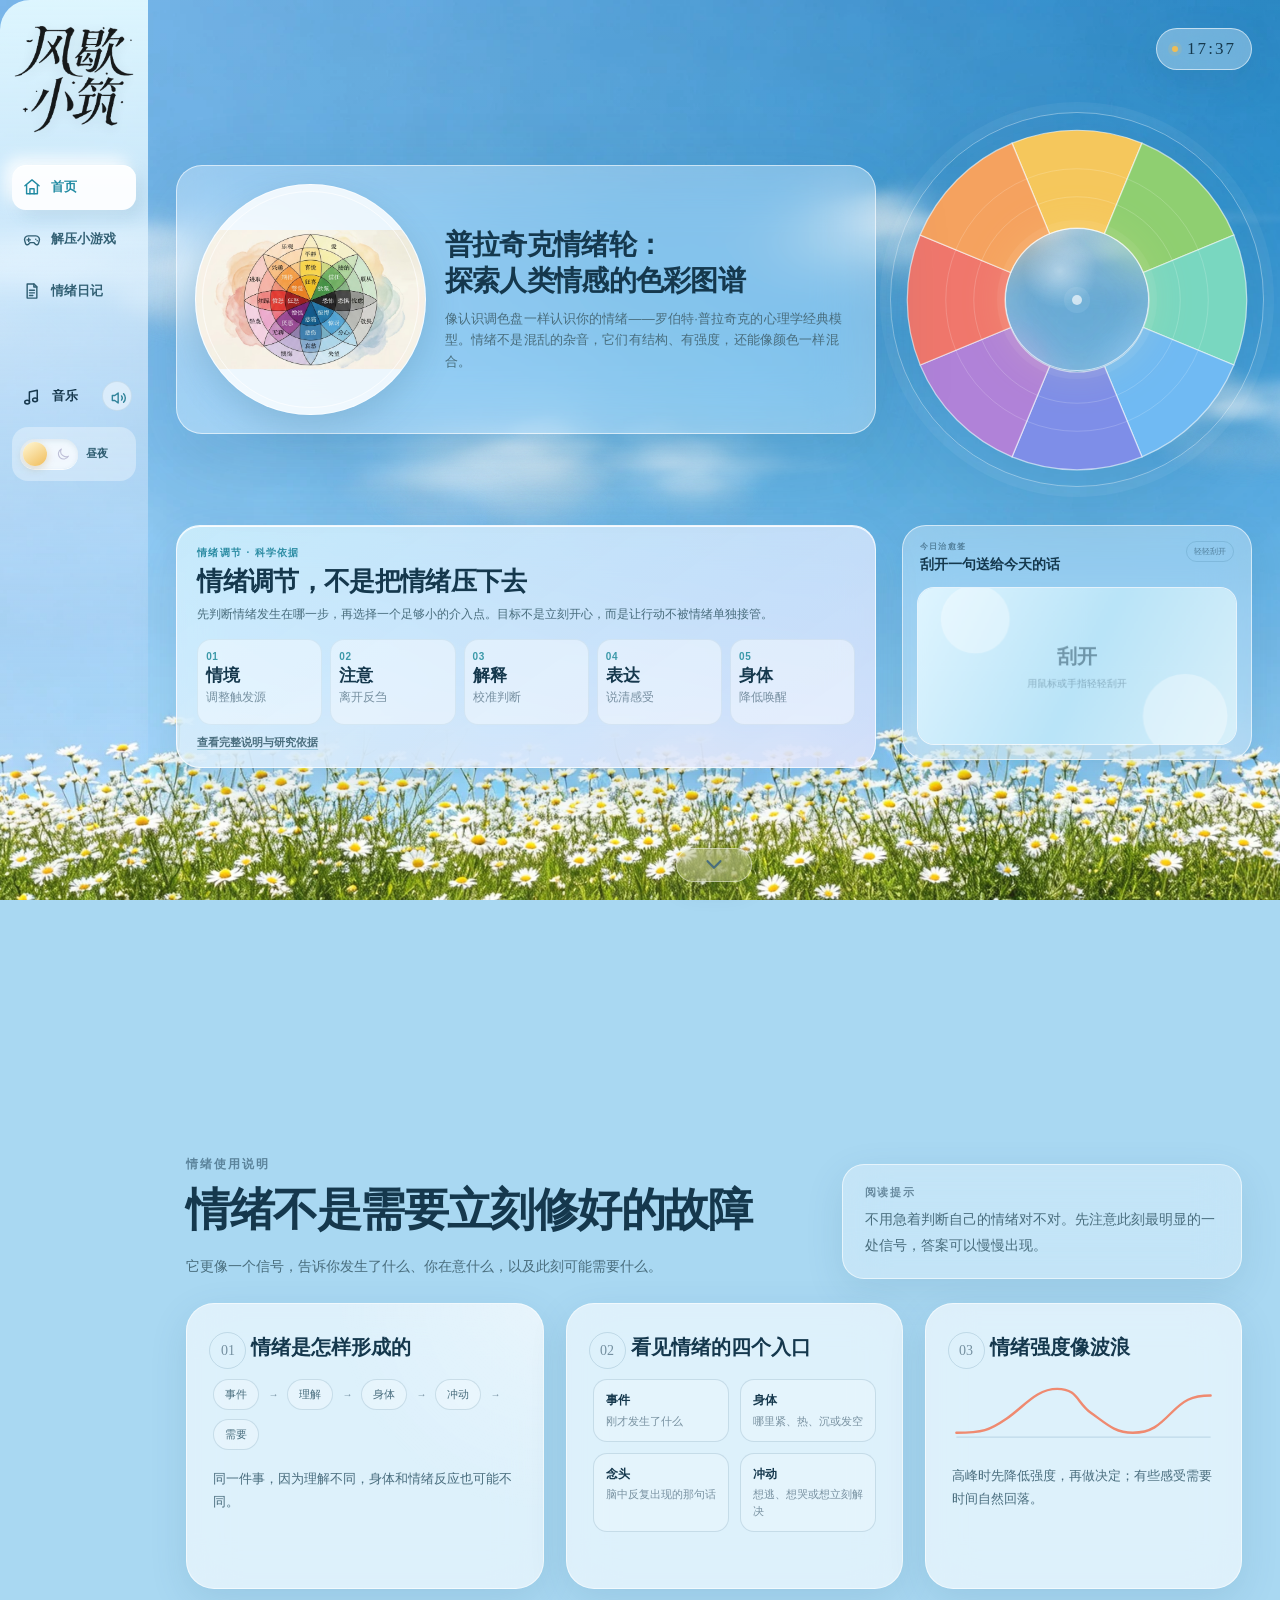
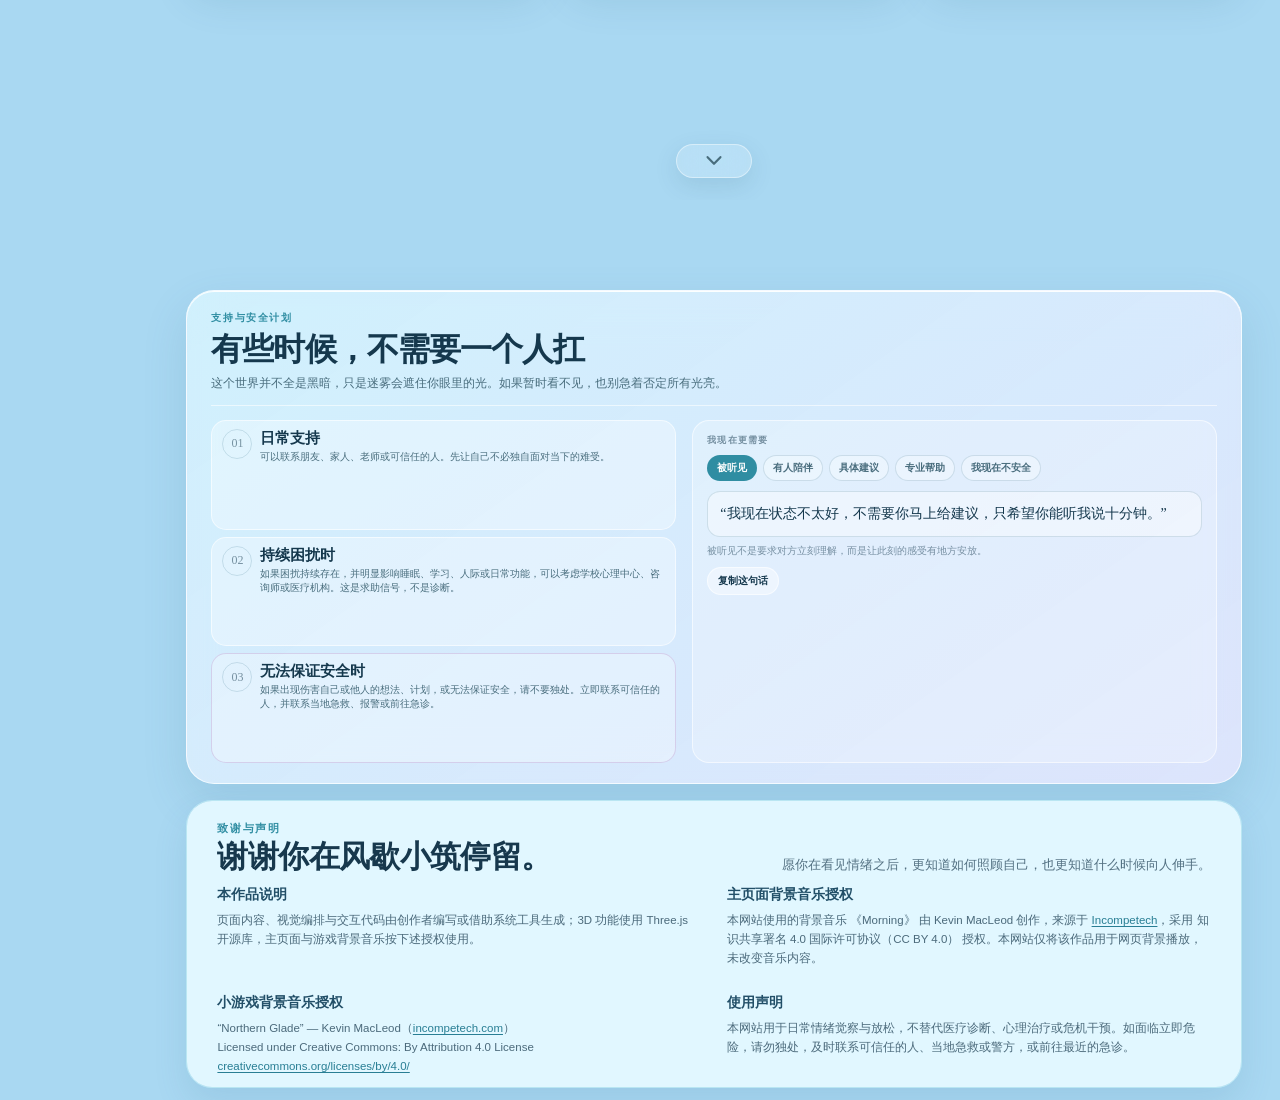
<file: index.html>
<!doctype html>
<html lang="zh-CN">
<head>
  <meta charset="UTF-8" />
  <meta name="viewport" content="width=device-width, initial-scale=1.0, viewport-fit=cover" />
  <meta name="theme-color" content="#a9d8f2" />
  <meta name="description" content="普拉奇克情绪轮静态网页设计。" />
  <title>风歇小筑</title>
  <link rel="stylesheet" href="assets/css/style.css?v=20261120-51" />
  <link rel="stylesheet" href="assets/css/responsive-type.css?v=20261120-1" />
  <script src="assets/vendor/three.min.js" defer></script>
  <script src="assets/data/healing-quotes.js?v=20261115-1" defer></script>
  <script src="assets/js/background-music.js?v=20261120-13" defer></script>
  <script src="assets/js/app.js?v=20261120-17" defer></script>
  <script src="assets/js/cloud3d.js?v=20261118-2" defer></script>
  <script src="assets/js/scratch-card.js?v=20261115-1" defer></script>
  <script>
    (() => {
      const url = new URL(window.location.href);
      if (url.searchParams.get('v') !== '20261120-51') {
        url.searchParams.set('v', '20261120-51');
        window.location.replace(url.href);
      }
    })();
  </script></head>
<body data-page="home">
    <div class="scenery" aria-hidden="true">
    <section class="scene scene-day"><div class="cloud3d-layer" id="cloud3dLayer" aria-hidden="true"></div><div class="scene-vignette"></div></section>
    <section class="scene scene-night">
      <div class="star-layer" id="starLayer"></div>
    </section>
  </div>

  <div class="page-frame" aria-hidden="true"></div>

  <header class="topbar">
    <time class="time-display" id="currentTime" aria-label="当前时间">00:00</time>
  </header>

  <main class="page-shell">
    <div class="mood-wheel-stage" id="moodWheelStage">
      <div class="mood-wheel" id="moodWheel" aria-hidden="true">
        <div class="wheel-rotor" id="wheelRotor"></div>
        <div class="wheel-center" aria-hidden="true"><span></span></div>
      </div>
    </div>

    <aside class="daily-scratch" id="dailyScratch" aria-labelledby="dailyScratchTitle">
      <div class="scratch-heading">
        <div>
          <p>今日治愈签</p>
          <h2 id="dailyScratchTitle">刮开一句送给今天的话</h2>
        </div>
        <span id="scratchStatus">轻轻刮开</span>
      </div>
      <div class="scratch-surface" id="scratchSurface" role="button" tabindex="0" aria-label="刮开今天的治愈语录，也可以按回车键直接打开">
        <p class="scratch-quote" id="scratchQuote"></p>
        <canvas id="scratchCanvas" aria-hidden="true"></canvas>
      </div>
    </aside>

    <aside class="emotion-feature" aria-labelledby="emotionTitle">
      <button class="wheel-trigger" id="openWheel" type="button" aria-label="打开普拉奇克情绪轮混合公式图谱" aria-haspopup="dialog">
        <span class="wheel-frame">
          <span class="wheel-ring" aria-hidden="true"></span>
          <img src="图片/普拉奇克情绪轮.jpg" alt="普拉奇克情绪轮" decoding="async" />
        </span>
      </button>

      <div class="emotion-copy">
        <h2 id="emotionTitle">
          <span>普拉奇克情绪轮：</span>
          <span>探索人类情感的色彩图谱</span>
        </h2>
        <p class="emotion-description">
          像认识调色盘一样认识你的情绪——罗伯特·普拉奇克的心理学经典模型。情绪不是混乱的杂音，它们有结构、有强度，还能像颜色一样混合。
        </p>
      </div>
    </aside>


    <aside class="regulation-science" aria-labelledby="regulationScienceTitle">
      <div class="regulation-science-head">
        <span class="regulation-kicker">情绪调节 · 科学依据</span>
        <h2 id="regulationScienceTitle">情绪调节，不是把情绪压下去</h2>
        <p>先判断情绪发生在哪一步，再选择一个足够小的介入点。目标不是立刻开心，而是让行动不被情绪单独接管。</p>
      </div>
      <div class="regulation-entry-grid" aria-label="五个情绪调节入口">
        <button class="regulation-entry" type="button" data-regulation-topic="situation" aria-haspopup="dialog">
          <span>01</span><b>情境</b><small>调整触发源</small>
        </button>
        <button class="regulation-entry" type="button" data-regulation-topic="attention" aria-haspopup="dialog">
          <span>02</span><b>注意</b><small>离开反刍</small>
        </button>
        <button class="regulation-entry" type="button" data-regulation-topic="reappraisal" aria-haspopup="dialog">
          <span>03</span><b>解释</b><small>校准判断</small>
        </button>
        <button class="regulation-entry" type="button" data-regulation-topic="expression" aria-haspopup="dialog">
          <span>04</span><b>表达</b><small>说清感受</small>
        </button>
        <button class="regulation-entry" type="button" data-regulation-topic="body" aria-haspopup="dialog">
          <span>05</span><b>身体</b><small>降低唤醒</small>
        </button>
      </div>
      <button class="regulation-more" id="openRegulationOverview" type="button" aria-haspopup="dialog">查看完整说明与研究依据</button>
    </aside>
    <button class="scroll-down-cue" id="scrollDownCue" type="button" aria-label="下滑查看情绪使用说明">
      <svg viewBox="0 0 24 24" aria-hidden="true"><path d="M5 7.8 12 15l7-7.2" /></svg>
    </button>
  </main>

  <section class="home-page-secondary" aria-labelledby="emotionGuideTitle">
    <div class="emotion-guide">
      <div class="guide-top">
        <header class="guide-heading">
          <p class="guide-kicker">情绪使用说明</p>
          <h2 id="emotionGuideTitle">情绪不是需要立刻修好的故障</h2>
          <p class="guide-intro">它更像一个信号，告诉你发生了什么、你在意什么，以及此刻可能需要什么。</p>
        </header>

        <aside class="guide-reading-note" aria-label="阅读提示">
          <span>阅读提示</span>
          <p>不用急着判断自己的情绪对不对。先注意此刻最明显的一处信号，答案可以慢慢出现。</p>
        </aside>
      </div>

      <div class="guide-grid">
        <article class="guide-card guide-card--formation">
          <span class="guide-index">01</span>
          <div class="guide-card-copy">
            <h3>情绪是怎样形成的</h3>
            <div class="guide-flow" aria-label="情绪形成过程：事件、理解、身体反应、行动冲动、背后需要">
              <span>事件</span><i>→</i><span>理解</span><i>→</i><span>身体</span><i>→</i><span>冲动</span><i>→</i><span>需要</span>
            </div>
            <p>同一件事，因为理解不同，身体和情绪反应也可能不同。</p>
          </div>
        </article>

        <article class="guide-card">
          <span class="guide-index">02</span>
          <div class="guide-card-copy">
            <h3>看见情绪的四个入口</h3>
            <div class="guide-entry-list">
              <span><b>事件</b>刚才发生了什么</span>
              <span><b>身体</b>哪里紧、热、沉或发空</span>
              <span><b>念头</b>脑中反复出现的那句话</span>
              <span><b>冲动</b>想逃、想哭或想立刻解决</span>
            </div>
          </div>
        </article>

        <article class="guide-card guide-card--wave">
          <span class="guide-index">03</span>
          <div class="guide-card-copy">
            <h3>情绪强度像波浪</h3>
            <svg class="guide-wave" viewBox="0 0 240 58" aria-hidden="true">
              <path d="M4 47C28 47 34 45 50 34S77 7 96 7s18 13 31 22 21 18 38 18 24-7 35-18 18-16 36-16" />
              <line x1="4" y1="51" x2="236" y2="51" />
            </svg>
            <p>高峰时先降低强度，再做决定；有些感受需要时间自然回落。</p>
          </div>
        </article>
      </div>
    </div>
    <button class="scroll-down-cue secondary-scroll-cue" id="scrollDownCueSecondary" type="button" aria-label="下滑查看支持与安全计划">
      <svg viewBox="0 0 24 24" aria-hidden="true"><path d="M5 7.8 12 15l7-7.2" /></svg>
    </button>  </section>

  <section class="support-page" id="supportPage" aria-labelledby="supportPlanTitle">
    <div class="support-stage">
      <div class="support-plan">
        <header class="support-plan-header">
          <div>
            <p class="support-kicker">支持与安全计划</p>
            <h2 id="supportPlanTitle">有些时候，不需要一个人扛</h2>
            <p class="support-intro">这个世界并不全是黑暗，只是迷雾会遮住你眼里的光。如果暂时看不见，也别急着否定所有光亮。</p>
          </div>
        </header>

        <div class="support-plan-body">
          <section class="support-ladder" aria-label="支持层级">
            <article class="support-level">
              <span class="support-level-index">01</span>
              <div>
                <h3>日常支持</h3>
                <p>可以联系朋友、家人、老师或可信任的人。先让自己不必独自面对当下的难受。</p>
              </div>
            </article>
            <article class="support-level">
              <span class="support-level-index">02</span>
              <div>
                <h3>持续困扰时</h3>
                <p>如果困扰持续存在，并明显影响睡眠、学习、人际或日常功能，可以考虑学校心理中心、咨询师或医疗机构。这是求助信号，不是诊断。</p>
              </div>
            </article>
            <article class="support-level support-level--urgent">
              <span class="support-level-index">03</span>
              <div>
                <h3>无法保证安全时</h3>
                <p>如果出现伤害自己或他人的想法、计划，或无法保证安全，请不要独处。立即联系可信任的人，并联系当地急救、报警或前往急诊。</p>
              </div>
            </article>
          </section>

          <section class="support-response-panel" id="supportResponsePanel" aria-live="polite">
            <p class="support-label">我现在更需要</p>
            <div class="support-needs" role="group" aria-label="选择当前需要的支持">
              <button class="support-need is-active" type="button" data-support-need="listen" aria-pressed="true">被听见</button>
              <button class="support-need" type="button" data-support-need="company" aria-pressed="false">有人陪伴</button>
              <button class="support-need" type="button" data-support-need="advice" aria-pressed="false">具体建议</button>
              <button class="support-need" type="button" data-support-need="professional" aria-pressed="false">专业帮助</button>
              <button class="support-need support-need--urgent" type="button" data-support-need="unsafe" aria-pressed="false">我现在不安全</button>
            </div>

            <div class="support-message-box">
              <p class="support-message" id="supportMessage">“我现在状态不太好，不需要你马上给建议，只希望你能听我说十分钟。”</p>
            </div>
            <p class="support-response-note" id="supportResponseNote">被听见不是要求对方立刻理解，而是让此刻的感受有地方安放。</p>
            <button class="support-copy" id="copySupportMessage" type="button">复制这句话</button>


          </section>
        </div>
      </div>
    </div>
    <footer class="site-credits" aria-labelledby="creditsTitle">
      <div class="credits-panel">
        <div class="credits-header">
          <div>
            <p class="credits-kicker">致谢与声明</p>
            <h2 id="creditsTitle">谢谢你在风歇小筑停留。</h2>
          </div>
          <p class="credits-closing">愿你在看见情绪之后，更知道如何照顾自己，也更知道什么时候向人伸手。</p>
        </div>
        <div class="credits-grid">
          <section>
            <h3>本作品说明</h3>
            <p>页面内容、视觉编排与交互代码由创作者编写或借助系统工具生成；3D 功能使用 Three.js 开源库，主页面与游戏背景音乐按下述授权使用。</p>
          </section>
          <section>
            <h3>主页面背景音乐授权</h3>
            <p>本网站使用的背景音乐 《Morning》 由 Kevin MacLeod 创作，来源于 <a href="https://incompetech.com/" target="_blank" rel="noopener noreferrer">Incompetech</a>，采用 知识共享署名 4.0 国际许可协议（CC BY 4.0） 授权。本网站仅将该作品用于网页背景播放，未改变音乐内容。</p>
          </section>
          <section>
            <h3>小游戏背景音乐授权</h3>
            <p>“Northern Glade” — Kevin MacLeod（<a href="https://incompetech.com/" target="_blank" rel="noopener noreferrer">incompetech.com</a>）<br />Licensed under Creative Commons: By Attribution 4.0 License<br /><a href="https://creativecommons.org/licenses/by/4.0/" target="_blank" rel="noopener noreferrer">creativecommons.org/licenses/by/4.0/</a></p>
          </section>
          <section>
            <h3>使用声明</h3>
            <p>本网站用于日常情绪觉察与放松，不替代医疗诊断、心理治疗或危机干预。如面临立即危险，请勿独处，及时联系可信任的人、当地急救或警方，或前往最近的急诊。</p>
          </section>
        </div>
        <div class="credits-bottom">
          <span>© 2026 风歇小筑</span>
          <span>数据仅保存在当前浏览器本机。</span>
        </div>
      </div>
    </footer>
  </section>
  <aside class="app-sidebar" aria-label="主要导航">
    <div class="sidebar-brand">
      <img class="sidebar-brand-logo" src="图片/风歇小筑logo透明.webp" alt="风歇小筑" decoding="async" />
    </div>

    <nav class="sidebar-menu" aria-label="功能菜单">
      <button class="sidebar-nav-item is-active" id="homeNav" type="button" aria-label="返回首页">
        <svg viewBox="0 0 24 24" aria-hidden="true"><path d="m3.5 10.5 8.5-7 8.5 7" /><path d="M5.5 9.2V20h13V9.2" /><path d="M9.5 20v-6h5v6" /></svg>
        <span>首页</span>
      </button>

      <a class="sidebar-nav-item" href="game.html?v=20261120-51" aria-label="打开解压小游戏">
        <svg viewBox="0 0 24 24" aria-hidden="true"><path d="M7.5 8.2h9a4.5 4.5 0 0 1 4.3 5.8l-1 3.3a2.2 2.2 0 0 1-3.7 1l-2-2H9.9l-2 2a2.2 2.2 0 0 1-3.7-1l-1-3.3a4.5 4.5 0 0 1 4.3-5.8Z" /><path d="M8 11v4M6 13h4M16.5 12.2h.1M18.2 14h.1" /></svg>
        <span>解压小游戏</span>
      </a>

      <a class="sidebar-nav-item" href="chat.html?v=20261120-51" aria-label="打开情绪日记">
        <svg viewBox="0 0 24 24" aria-hidden="true"><path d="M6.2 3.5h8.2l3.4 3.4v13.6H6.2z" /><path d="M14.2 3.6v3.6h3.6M9 11h6M9 14.2h6M9 17.4h4" /></svg>
        <span>情绪日记</span>
      </a>

      <div class="sidebar-nav-item sidebar-music-item" id="musicVolumeWrap">
        <button class="sidebar-music-main music-button" id="musicButton" type="button" aria-label="播放背景音乐" aria-pressed="false">
          <svg class="music-icon music-icon--play" viewBox="0 0 24 24" aria-hidden="true"><path d="M9 18.2V6.8l9-2v10.6" /><ellipse cx="6.5" cy="18.4" rx="2.8" ry="2.1" /><ellipse cx="15.5" cy="15.8" rx="2.8" ry="2.1" /></svg>
          <svg class="music-icon music-icon--pause" viewBox="0 0 24 24" aria-hidden="true"><path d="M8.5 5.5v13M15.5 5.5v13" /></svg>
          <span class="music-rings" aria-hidden="true"><i></i><i></i><i></i></span>
          <span class="sidebar-music-label">音乐</span>
        </button>
        <button class="music-volume-trigger" id="musicVolumeTrigger" type="button" aria-label="调节背景音乐音量" aria-expanded="false" aria-controls="musicVolumePanel">
          <svg viewBox="0 0 24 24" aria-hidden="true"><path d="M4 9h3l4-3v12l-4-3H4z" /><path d="M15 9.5a4 4 0 0 1 0 5M17.5 7a7 7 0 0 1 0 10" /></svg>
        </button>
        <div class="music-volume-panel" id="musicVolumePanel" role="group" aria-label="背景音乐音量">
          <div class="music-volume-heading"><span>背景音乐音量</span><output id="musicVolumeOutput" for="musicVolume">72%</output></div>
          <input class="music-volume-range" id="musicVolume" type="range" min="0" max="100" step="1" value="72" aria-label="背景音乐音量" />
        </div>
      </div>
    </nav>

    <button class="sidebar-theme-switch" id="themeToggle" type="button" aria-label="切换白天与黑夜模式" aria-pressed="false">
      <span class="sidebar-theme-track" aria-hidden="true">
        <span class="sidebar-theme-sun"><svg viewBox="0 0 24 24"><circle cx="12" cy="12" r="3.3" /><path d="M12 2v2.3M12 19.7V22M2 12h2.3M19.7 12H22M4.9 4.9l1.6 1.6M17.5 17.5l1.6 1.6M19.1 4.9l-1.6 1.6M6.5 17.5l-1.6 1.6" /></svg></span>
        <span class="sidebar-theme-moon"><svg viewBox="0 0 24 24"><path d="M20 15.4A8.4 8.4 0 0 1 8.6 4a8.5 8.5 0 1 0 11.4 11.4Z" /></svg></span>
        <span class="sidebar-theme-knob"></span>
      </span>
      <span class="sidebar-theme-label">昼夜</span>
    </button>
  </aside>





  <div class="toast" id="toast" role="status" aria-live="polite"></div>

  <div class="modal" id="emotionModal" aria-hidden="true">
    <div class="modal-backdrop" data-close-modal></div>
    <section class="modal-panel" role="dialog" aria-modal="true" aria-labelledby="modalTitle" tabindex="-1">
      <header class="modal-header">
        <div>
          <h2 id="modalTitle">24 情绪混合公式卡</h2>
          <p class="modal-subtitle">八种基本情绪，像三原色一样彼此相遇，混合出更细微、更真实的感受。</p>
        </div>
        <button class="modal-close" id="closeModal" type="button" aria-label="关闭情绪图谱">×</button>
      </header>

      <div class="modal-scroll" id="modalScroll">
        <section class="emotion-key" aria-labelledby="emotionKeyTitle">
          <div class="section-heading">
            <span class="section-index">00</span>
            <div><h3 id="emotionKeyTitle">八种基本情绪</h3></div>
            <span class="section-note">情绪轮的原色</span>
          </div>
          <div class="emotion-key-grid" id="emotionKeyGrid"></div>
        </section>

        <div id="formulaGroups"></div>

        <section class="opposition-section" aria-labelledby="oppositionTitle">
          <div class="section-heading">
            <span class="section-index">04</span>
            <div><h3 id="oppositionTitle">对立冲突态</h3></div>
            <span class="section-note">4 组情绪轴线</span>
          </div>
          <div class="opposition-grid" id="oppositionGrid"></div>
        </section>

        <blockquote class="modal-quote">
          “情绪不是非黑即白，混合让我们更理解自己和他人。”
          <cite>— 罗伯特·普拉奇克</cite>
        </blockquote>
      </div>
    </section>
  </div>
  <div class="modal regulation-modal" id="regulationModal" aria-hidden="true">
    <div class="modal-backdrop" data-close-regulation></div>
    <section class="modal-panel regulation-modal-panel" role="dialog" aria-modal="true" aria-labelledby="regulationModalTitle" tabindex="-1">
      <header class="modal-header">
        <div>
          <p class="regulation-modal-kicker">基于 Gross 情绪调节过程模型</p>
          <h2 id="regulationModalTitle">情绪调节的五个科学入口</h2>
          <p class="modal-subtitle" id="regulationModalSubtitle">情绪调节不是把感受压下去，而是在合适的环节改变它接下来的走向。</p>
        </div>
        <button class="modal-close" id="closeRegulationModal" type="button" aria-label="关闭情绪调节说明">×</button>
      </header>
      <div class="modal-scroll regulation-modal-scroll" id="regulationModalBody"></div>
    </section>
  </div>
</body>
</html>
</file>
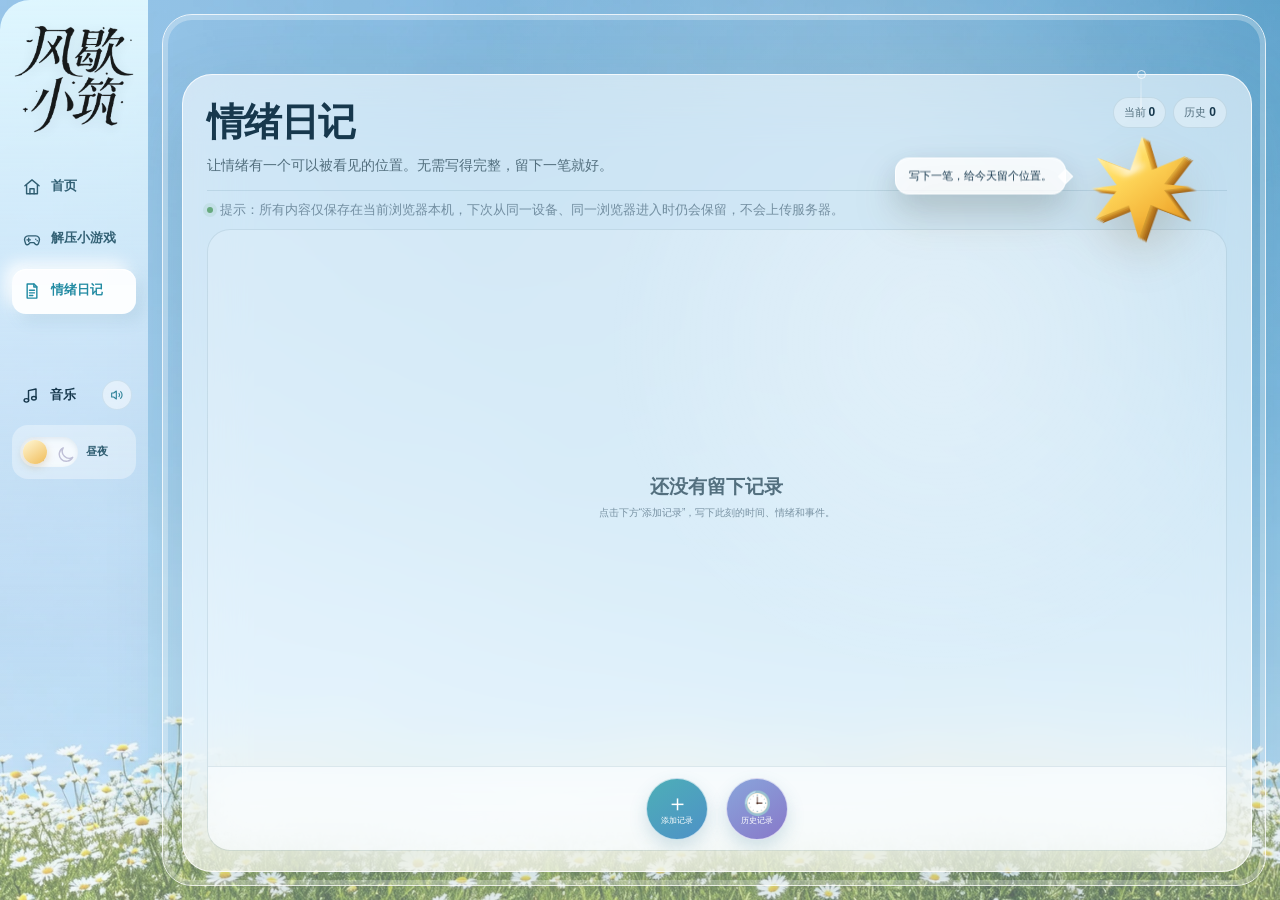
<file: chat.html>
<!doctype html>
<html lang="zh-CN">
<head>
  <meta charset="UTF-8" />
  <meta name="viewport" content="width=device-width, initial-scale=1.0, viewport-fit=cover" />
  <meta name="theme-color" content="#a9d8f2" />
  <title>情绪日记 · 风歇小筑</title>
  <script>
    try {
      if (localStorage.getItem('emotion-atlas-theme') === 'night') {
        document.documentElement.classList.add('night-mode');
      }
    } catch (_) { /* storage may be disabled */ }
  </script>
  <link rel="stylesheet" href="assets/css/chat.css?v=20261120-13" />
  <link rel="stylesheet" href="assets/css/app-sidebar.css?v=20261120-13" />
  <link rel="stylesheet" href="assets/css/responsive-type.css?v=20261120-1" />
  <script src="assets/js/background-music.js?v=20261120-13" defer></script>
  <script src="assets/js/app-sidebar.js?v=20261120-23" defer></script>
  <script src="assets/js/chat.js?v=20261118-8" defer></script>
  <script>
    (() => {
      const url = new URL(window.location.href);
      if (url.searchParams.get('v') !== '20261120-51') {
        url.searchParams.set('v', '20261120-51');
        window.location.replace(url.href);
      }
    })();
  </script></head>
<body data-page="diary">
  <div class="chat-background" aria-hidden="true"></div>
  <div class="chat-frame" aria-hidden="true"></div>

  <main class="diary-app">
    <section class="diary-main">
      <header class="diary-header">
        <div>
          <h1>情绪日记</h1>
          <p class="diary-intro">让情绪有一个可以被看见的位置。无需写得完整，留下一笔就好。</p>
        </div>
        <div class="diary-stats" aria-label="记录数量">
          <span>当前 <b id="activeMoodCount">0</b></span>
          <span>历史 <b id="historyMoodCount">0</b></span>
        </div>
      </header>

      <div class="diary-local-note">
        <span aria-hidden="true"></span>
        提示：所有内容仅保存在当前浏览器本机，下次从同一设备、同一浏览器进入时仍会保留，不会上传服务器。
      </div>

      <div class="mood-board" id="moodBoard">
        <div class="mood-empty" id="moodEmpty">
          <strong>还没有留下记录</strong>
          <span>点击下方“添加记录”，写下此刻的时间、情绪和事件。</span>
        </div>
        <div class="mood-records" id="moodRecords" aria-live="polite">
          <div class="mood-records-canvas" id="moodRecordsCanvas"></div>
        </div>

        <div class="mood-actions" aria-label="情绪记录操作">
          <button class="mood-action mood-action--add" id="addMoodButton" type="button">
            <span aria-hidden="true">＋</span>
            <small>添加记录</small>
          </button>
          <button class="mood-action mood-action--history" id="historyMoodButton" type="button">
            <span aria-hidden="true">🕒</span>
            <small>历史记录</small>
          </button>
        </div>
      </div>
    </section>
  </main>

  <div class="diary-modal" id="addMoodModal" aria-hidden="true">
    <div class="diary-modal-backdrop" data-close-add-mood></div>
    <section class="diary-modal-panel" role="dialog" aria-modal="true" aria-labelledby="addMoodTitle" tabindex="-1">
      <header class="diary-modal-header">
        <div>
          <p>新的一笔</p>
          <h2 id="addMoodTitle">记录此刻的情绪</h2>
        </div>
        <button class="diary-modal-close" id="cancelAddMoodTop" type="button" aria-label="关闭添加记录">×</button>
      </header>
      <form class="mood-form" id="addMoodForm">
        <label>
          <span>时间</span>
          <input id="moodTimeInput" type="text" maxlength="30" required placeholder="例如：2026.11.18 20:30" />
        </label>
        <label>
          <span>情绪</span>
          <select id="moodEmotionInput">
            <option value="joy">喜悦 😊</option>
            <option value="trust">信任 🤝</option>
            <option value="fear">恐惧 😨</option>
            <option value="surprise">惊讶 😲</option>
            <option value="sadness">悲伤 😢</option>
            <option value="disgust">厌恶 🤢</option>
            <option value="anger">愤怒 😠</option>
            <option value="anticipation">期待 🤩</option>
          </select>
        </label>
        <label>
          <span>事件</span>
          <textarea id="moodEventInput" maxlength="500" rows="4" required placeholder="写下发生了什么，以及你当时的感受。"></textarea>
        </label>
        <p class="mood-form-note">同屏最多保留 50 条记录，更早的记录会进入历史记录。</p>
        <p class="mood-form-error" id="moodFormError" role="alert"></p>
        <div class="diary-modal-actions">
          <button class="diary-button diary-button--quiet" id="cancelAddMood" type="button">取消</button>
          <button class="diary-button diary-button--primary" type="submit">确定添加</button>
        </div>
      </form>
    </section>
  </div>

  <div class="diary-modal" id="detailMoodModal" aria-hidden="true">
    <div class="diary-modal-backdrop" data-close-mood-detail></div>
    <section class="diary-modal-panel diary-detail-panel" role="dialog" aria-modal="true" aria-labelledby="detailMoodTitle" tabindex="-1">
      <header class="diary-modal-header">
        <div>
          <p>情绪记录</p>
          <h2 id="detailMoodTitle">这一笔心情</h2>
        </div>
        <button class="diary-modal-close" id="closeMoodDetailTop" type="button" aria-label="关闭情绪记录">×</button>
      </header>
      <dl class="mood-detail-list">
        <div><dt>时间</dt><dd id="detailMoodTime"></dd></div>
        <div><dt>情绪</dt><dd id="detailMoodEmotion"></dd></div>
        <div><dt>事件</dt><dd id="detailMoodEvent"></dd></div>
      </dl>
      <div class="diary-modal-actions">
        <button class="diary-button diary-button--danger" id="deleteMoodButton" type="button">删除本条</button>
        <button class="diary-button diary-button--quiet" id="closeMoodDetail" type="button">关闭</button>
      </div>
    </section>
  </div>

  <div class="diary-modal" id="historyMoodModal" aria-hidden="true">
    <div class="diary-modal-backdrop" data-close-mood-history></div>
    <section class="diary-modal-panel diary-history-panel" role="dialog" aria-modal="true" aria-labelledby="historyMoodTitle" tabindex="-1">
      <header class="diary-modal-header">
        <div>
          <p>历史记录</p>
          <h2 id="historyMoodTitle">更早的心情</h2>
        </div>
        <button class="diary-modal-close" id="closeMoodHistoryTop" type="button" aria-label="关闭历史记录">×</button>
      </header>
      <div class="mood-history-list" id="historyMoodList"></div>
      <div class="diary-modal-actions">
        <button class="diary-button diary-button--quiet" id="closeMoodHistory" type="button">关闭</button>
      </div>
    </section>
  </div>

  <div class="agent-star-widget diary-star-widget" id="diaryStarWidget" role="button" tabindex="0" aria-label="可拖动的星星挂件" title="拖一拖我">
    <span class="star-string" aria-hidden="true"></span>
    <div class="star-hanger" id="diaryStarHanger">
      <div class="star-model" id="diaryStarModel" aria-hidden="true">
        <span class="star-face star-face--deep star-face--deep-5"></span>
        <span class="star-face star-face--deep star-face--deep-4"></span>
        <span class="star-face star-face--deep star-face--deep-3"></span>
        <span class="star-face star-face--deep star-face--deep-2"></span>
        <span class="star-face star-face--deep star-face--deep-1"></span>
        <span class="star-face star-face--front">
          <span class="star-shine"></span>
        </span>
      </div>
    </div>
    <div class="star-speech" id="diaryStarSpeech" aria-live="polite"></div>
  </div>
</body>
</html>
</file>
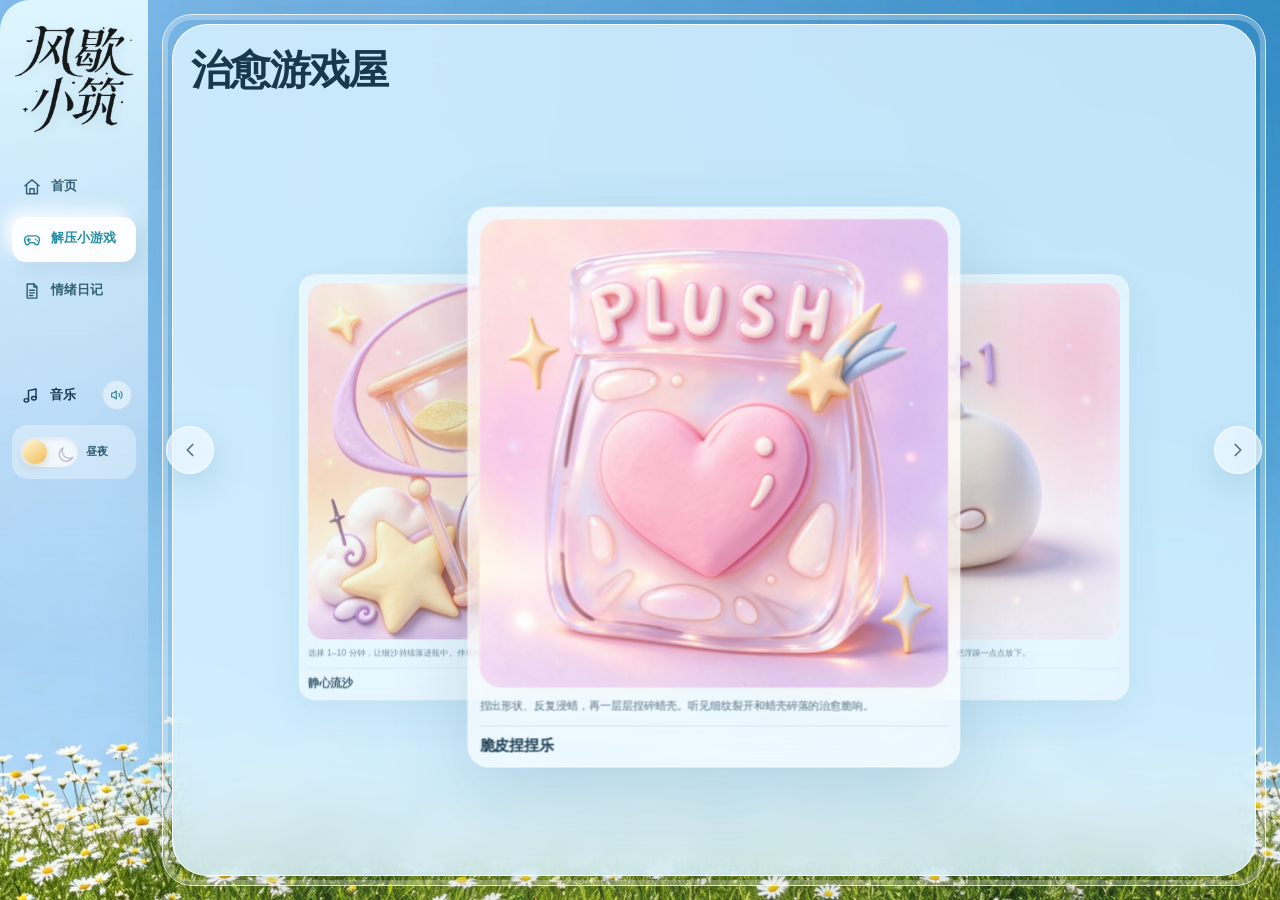
<file: game.html>
<!doctype html>
<html lang="zh-CN">
<head>
  <meta charset="UTF-8" />
  <meta name="viewport" content="width=device-width, initial-scale=1.0, viewport-fit=cover" />
  <meta name="theme-color" content="#a9d8f2" />
  <title>治愈游戏屋 · 风歇小筑</title>
  <link rel="stylesheet" href="assets/css/game.css?v=20261120-12" />
  <link rel="stylesheet" href="assets/css/app-sidebar.css?v=20261120-13" />
  <link rel="stylesheet" href="assets/css/responsive-type.css?v=20261120-1" />
  <script src="assets/js/background-music.js?v=20261120-13" defer></script>
  <script src="assets/js/app-sidebar.js?v=20261120-23" defer></script>
  <script src="assets/vendor/three.min.js" defer></script>
  <script src="assets/js/game3d.js?v=20261119-21" defer></script>
  <script src="assets/js/game.js?v=20261119-31" defer></script>
  <script>
    (() => {
      const url = new URL(window.location.href);
      if (url.searchParams.get('v') !== '20261120-51') {
        url.searchParams.set('v', '20261120-51');
        window.location.replace(url.href);
      }
    })();
  </script></head>
<body data-page="game">
  <div class="game-background" aria-hidden="true"></div>
  <div class="game-frame" aria-hidden="true"></div>

  <header class="game-topbar">
    <div class="game-brand-slot" aria-hidden="true"><!-- 品牌艺术字预留区 --></div>
    <div class="game-top-actions">
      <button class="game-theme-toggle" id="gameThemeToggle" type="button" aria-label="切换白天与黑夜" aria-pressed="false">
        <span class="game-sun" aria-hidden="true">☀</span>
        <span class="game-moon" aria-hidden="true">☾</span>
      </button>
      <a class="back-home" href="index.html">
        <svg viewBox="0 0 24 24" aria-hidden="true"><path d="M19 12H5M11 6l-6 6 6 6" /></svg>
        返回主页
      </a>
    </div>
  </header>

  <main class="game-library">
    <header class="library-heading">
      <h1>治愈游戏屋</h1>
    </header>

    <section class="game-grid" aria-label="小游戏列表">
      <button class="game-card" type="button" data-game="squishy" aria-label="打开 3D 脆皮捏捏乐">
        <span class="game-visual game-visual--squishy">
          <img src="图片/游戏一捏捏乐宣传图.webp" alt="脆皮捏捏乐宣传图" loading="lazy" decoding="async" />
        </span>
        <span class="game-intro">捏出形状、反复浸蜡，再一层层捏碎蜡壳。听见细纹裂开和蜡壳碎落的治愈脆响。</span>
        <span class="game-name"><small>01 · 3D 互动</small><strong>脆皮捏捏乐</strong></span>
      </button>

      <button class="game-card" type="button" data-game="jelly" aria-label="打开 Q 弹果冻工坊">
        <span class="game-visual game-visual--jelly">
          <img src="图片/游戏二果冻宣传图.webp" alt="果冻工坊宣传图" loading="lazy" decoding="async" />
        </span>
        <span class="game-intro">选择喜欢的果冻形状与通透颜色，用手捏一捏，或用勺子一口口挖着吃。</span>
        <span class="game-name"><small>02 · Q 弹解压</small><strong>果冻工坊</strong></span>
      </button>

      <button class="game-card" type="button" data-game="woodfish" aria-label="打开敲木鱼">
        <span class="game-visual game-visual--woodfish">
          <img src="图片/游戏三敲木鱼宣传图.webp" alt="敲木鱼宣传图" loading="lazy" decoding="async" />
        </span>
        <span class="game-intro">点击木鱼，听一声清脆的木响。可以连续快速点击，把浮躁一点点放下。</span>
        <span class="game-name"><small>03 · 点击静心</small><strong>敲木鱼</strong></span>
      </button>

      <button class="game-card" type="button" data-game="sand" aria-label="打开静心流沙">
        <span class="game-visual game-visual--sand">
          <img src="图片/游戏四沙漏宣传图.webp" alt="静心流沙宣传图" loading="lazy" decoding="async" />
        </span>
        <span class="game-intro">选择 1–10 分钟，让细沙持续落进瓶中。伴着轻轻的沙沙声，把这一段时间只留给自己。</span>
        <span class="game-name"><small>04 · 1–10 分钟</small><strong>静心流沙</strong></span>
      </button>
    </section>

    <p class="game-hint">选择一张卡片开始。所有游戏均为纯前端互动，不连接后端。</p>
  </main>

  <button class="game-page-nav game-page-nav--left" id="gameCarouselPrev" type="button" aria-label="向左切换游戏">
    <svg viewBox="0 0 24 24" aria-hidden="true"><path d="m15 18-6-6 6-6" /></svg>
  </button>
  <button class="game-page-nav game-page-nav--right" id="gameCarouselNext" type="button" aria-label="向右切换游戏">
    <svg viewBox="0 0 24 24" aria-hidden="true"><path d="m9 18 6-6-6-6" /></svg>
  </button>

  <div class="game-modal" id="gameModal" aria-hidden="true">
    <div class="game-modal-backdrop" data-close-game></div>
    <section class="game-modal-panel" role="dialog" aria-modal="true" aria-labelledby="gameModalTitle" tabindex="-1">
      <header class="game-modal-header">
        <div>
          <p id="gameModalKicker" hidden></p>
          <h2 id="gameModalTitle">脆皮捏捏乐</h2>
        </div>
        <button class="game-close" id="closeGame" type="button" aria-label="关闭游戏">×</button>
      </header>

      <div class="game-modal-body">
        <section class="play-panel" data-panel="squishy">
          <div class="play-layout">
            <div class="play-stage squishy-stage">
              <div class="webgl-mount" id="squishy3d"></div>
              <div class="squishy-beaker" id="squishyBeaker" hidden aria-hidden="true">
                <img class="squishy-beaker__day" src="图片/烧杯透明.png" alt="" draggable="false" />
                <img class="squishy-beaker__night" src="图片/烧杯透明-夜晚.png" alt="" draggable="false" />
              </div>
              <p class="stage-caption" id="squishyCaption">先挑一个喜欢的软胶内芯。</p>
            </div>

            <aside class="play-controls">
              <div class="control-step" data-squishy-step="1">
                <p class="step-label">01 / 02 · 自定义塑形</p>
                <h3>选择基础形状</h3>
                <div class="choice-row shape-row">
                  <button type="button" class="choice-chip is-active" data-shape="blob">云朵</button>
                  <button type="button" class="choice-chip" data-shape="heart">爱心</button>
                  <button type="button" class="choice-chip" data-shape="star">星星</button>
                  <button type="button" class="choice-chip" data-shape="circle">圆形</button>
                  <button type="button" class="choice-chip" data-shape="bean">椭圆</button>
                </div>
                <h3>挑选底色</h3>
                <div class="color-row">
                  <button type="button" class="color-chip is-active" style="--c:#f5c75c" data-color="#f5c75c" aria-label="黄色"></button>
                  <button type="button" class="color-chip" style="--c:#f08b86" data-color="#f08b86" aria-label="珊瑚色"></button>
                  <button type="button" class="color-chip" style="--c:#9ed39b" data-color="#9ed39b" aria-label="绿色"></button>
                  <button type="button" class="color-chip" style="--c:#88bfe8" data-color="#88bfe8" aria-label="蓝色"></button>
                  <button type="button" class="color-chip" style="--c:#b99ae4" data-color="#b99ae4" aria-label="紫色"></button>
                </div>
                <button type="button" class="primary-action" data-squishy-next="3">进入浸蜡</button>
              </div>

              <div class="control-step" data-squishy-step="3" hidden>
                <p class="step-label">02 / 02 · 浸蜡与捏碎</p>
                <h3>反复浸蜡，制造脆壳</h3>
                <div class="wax-meter" aria-hidden="true"><span id="waxMeterFill"></span></div>
                <div class="wax-readout"><strong id="waxCount">0 次</strong><span id="waxThickness">尚未浸蜡</span></div>
                <p class="control-note" id="waxNote">按住软胶向下拖入烧杯；保持按住上下拖动，可连续浸蜡。每次完全没入才计一次。</p>
                <button type="button" class="secondary-action" id="squishStart" hidden>进入 3D 捏碎</button>
                <p class="control-note" id="crackCountLabel">蜡壳完整度 100%</p>
                <p class="squish-hint" id="squishHint">捏碎阶段：在同一处持续点击或按住拖拽。蜡层越厚，越需要耐心；脱落的蜡片会缓慢下沉。</p>
                <button type="button" class="text-action" id="squishyReset">重新制作</button>
              </div>
            </aside>
          </div>
        </section>

        <section class="play-panel" data-panel="jelly" hidden>
          <div class="play-layout">
            <div class="play-stage jelly-stage">
              <div class="webgl-mount" id="jelly3d"></div>
              <p class="stage-caption" id="jellyCaption">选择果冻形状和颜色，然后开始享用。</p>
            </div>

            <aside class="play-controls">
              <div class="control-step" data-jelly-step="1">
                <p class="step-label">01 / 02 · 制作果冻</p>
                <h3>选择果冻形状</h3>
                <div class="choice-row">
                  <button type="button" class="choice-chip is-active" data-mold="heart">爱心</button>
                  <button type="button" class="choice-chip" data-mold="cloud">云朵</button>
                  <button type="button" class="choice-chip" data-mold="circle">圆形</button>
                  <button type="button" class="choice-chip" data-mold="star">星星</button>
                  <button type="button" class="choice-chip" data-mold="flower">花朵</button>
                </div>
                <h3>挑选通透颜色</h3>
                <div class="color-row">
                  <button type="button" class="color-chip is-active" style="--c:#ffb5db" data-jelly-color="#ffb5db" aria-label="草莓粉"></button>
                  <button type="button" class="color-chip" style="--c:#a5e1d2" data-jelly-color="#a5e1d2" aria-label="薄荷绿"></button>
                  <button type="button" class="color-chip" style="--c:#96c5f4" data-jelly-color="#96c5f4" aria-label="海盐蓝"></button>
                  <button type="button" class="color-chip" style="--c:#d1b1f0" data-jelly-color="#d1b1f0" aria-label="葡萄紫"></button>
                  <button type="button" class="color-chip" style="--c:#ffd286" data-jelly-color="#ffd286" aria-label="柠檬黄"></button>
                </div>
                <p class="control-note">果冻会保留晶莹通透的质地，可以拖动画面从不同角度观察。</p>
                <button type="button" class="primary-action" id="makeJelly" data-jelly-next="2">制作完成</button>
              </div>

              <div class="control-step" data-jelly-step="2" hidden>
                <p class="step-label">02 / 02 · 享用果冻</p>
                <h3>选择享用方式</h3>
                <div class="jelly-mode-switch" role="group" aria-label="选择果冻享用方式">
                  <button type="button" class="jelly-mode-chip is-active" data-jelly-mode="hand"><span>🫳</span><b>用手</b><small>Q 弹捏动</small></button>
                  <button type="button" class="jelly-mode-chip" data-jelly-mode="spoon"><span>🥄</span><b>勺子</b><small>一口口挖着吃</small></button>
                </div>
                <p class="control-note" id="jellyModeHint">用手轻轻按压果冻，它会弹回来。</p>
                <div class="jelly-eaten-meter" aria-hidden="true"><span id="jellyEatenFill"></span></div>
                <p class="control-note" id="jellyProgressText">还没开始享用</p>
                <button type="button" class="secondary-action" id="finishJelly">提前结束</button>
                <button type="button" class="text-action" id="jellyReset">重新制作</button>
              </div>
            </aside>
          </div>
        </section>

        <section class="play-panel" data-panel="woodfish" hidden>
          <div class="play-layout">
            <div class="play-stage woodfish-stage">
              <img class="woodfish-image" id="woodfishImage" src="assets/images/woodfish-cutout.png" alt="木鱼" role="button" tabindex="0" draggable="false" />
              <div class="woodfish-floaters" id="woodfishFloaters" aria-live="polite"></div>
            </div>

            <aside class="play-controls woodfish-controls">
              <p class="step-label">轻轻一敲</p>
              <h3>敲木鱼</h3>
              <p class="control-note">点击木鱼敲一下，可以连续快速点击。</p>
              <div class="woodfish-count" aria-live="polite">
                <span>今日敲击</span>
                <strong id="woodfishCount">0</strong>
                <span>次</span>
              </div>
              <p class="control-note">每一下，都把浮躁轻轻放下一点。</p>
              <button type="button" class="secondary-action woodfish-reset" id="resetWoodfish">归零</button>
            </aside>
          </div>
        </section>

        <section class="play-panel" data-panel="sand" hidden>
          <div class="sand-layout">
            <div class="sand-stage">
              <div class="webgl-mount sand-mount" id="sand3d"></div>
            </div>
            <aside class="play-controls sand-controls">
              <p class="step-label">流沙时长</p>
              <h3>静心流沙</h3>
              <p class="control-note" id="sandStatus" aria-live="polite">细沙会持续落进瓶中，结束时全部留在下层。</p>
              <div class="sand-settings">
                <div class="sand-duration-heading">
                  <label for="sandDurationRange">选择时长</label>
                  <output id="sandDurationPrint" for="sandDurationRange">60 秒</output>
                </div>
                <input class="sand-range" id="sandDurationRange" type="range" min="60" max="600" step="10" value="60" aria-label="流沙时长，60 到 600 秒" />
                <div class="sand-duration-field">
                  <input id="sandDurationNumber" type="number" min="60" max="600" step="1" value="60" inputmode="numeric" aria-label="输入流沙时长秒数" />
                  <span>秒</span>
                  <small>可设置 60–600 秒</small>
                </div>
              </div>
              <div class="sand-time" id="sandTime">01:00</div>
              <div class="sand-audio-row">
                <button class="sand-mute" id="sandMute" type="button" aria-label="静音流沙声音" aria-pressed="false">
                  <svg viewBox="0 0 24 24" aria-hidden="true">
                    <path class="sand-mute-speaker" d="M4 9h4l5-4v14l-5-4H4z" />
                    <path class="sand-mute-wave" d="M16 8.2c1.2 1 1.9 2.3 1.9 3.8s-.7 2.8-1.9 3.8M18.7 5.7c1.8 1.7 2.8 3.8 2.8 6.3s-1 4.6-2.8 6.3" />
                    <path class="sand-mute-slash" d="M4 4l16 16" />
                  </svg>
                </button>
                <label class="sand-volume-label" for="sandVolume">音量</label>
                <input class="sand-volume" id="sandVolume" type="range" min="0" max="100" step="1" value="32" aria-label="流沙声音音量" />
                <output class="sand-volume-output" id="sandVolumeOutput" for="sandVolume">32%</output>
              </div>
              <button type="button" class="primary-action" id="startSand">开始流沙</button>
              <button type="button" class="text-action" id="resetSand">重置</button>
            </aside>
          </div>
        </section>
      </div>

      <div class="game-toast" id="gameToast" role="status" aria-live="polite"></div>
    </section>
  </div>
</body>
</html>
</file>
<file: assets/css/style.css>
/* =========================================================
   静态主页面 · 蓝天白云 / 星空薰衣草
   ========================================================= */
:root {
  --ink: #15384d;
  --ink-soft: #496d7d;
  --ink-faint: rgba(21, 56, 77, 0.52);
  --glass: rgba(255, 255, 255, 0.32);
  --glass-strong: rgba(255, 255, 255, 0.62);
  --glass-deep: rgba(255, 255, 255, 0.18);
  --stroke: rgba(255, 255, 255, 0.58);
  --stroke-dark: rgba(32, 94, 126, 0.16);
  --accent: #ef8a70;
  --frame-line: rgba(255, 255, 255, 0.78);
  --frame-line-soft: rgba(255, 255, 255, 0.3);
  --shadow: 0 24px 80px rgba(31, 93, 124, 0.16);
  --shadow-soft: 0 12px 38px rgba(31, 93, 124, 0.12);
  --star-glow: rgba(255, 215, 104, 0.42);
  --wheel-glow: rgba(255, 232, 152, 0.2);
  --modal-card: rgba(255, 255, 255, 0.74);
  --modal-card-border: rgba(37, 86, 107, 0.12);
  --modal-panel: rgba(244, 252, 255, 0.9);
  --font-sans: "HarmonyOS Sans SC", "PingFang SC", "Microsoft YaHei", "Noto Sans SC", sans-serif;
  --font-serif: "Songti SC", "STSong", "Noto Serif SC", Georgia, serif;
  --ease-out: cubic-bezier(0.16, 1, 0.3, 1);
  color-scheme: light;
}

body.night-mode {
  --ink: #f8f3ff;
  --ink-soft: #c8bce5;
  --ink-faint: rgba(226, 216, 250, 0.55);
  --glass: rgba(35, 28, 72, 0.32);
  --glass-strong: rgba(43, 34, 86, 0.74);
  --glass-deep: rgba(18, 13, 45, 0.22);
  --stroke: rgba(235, 223, 255, 0.2);
  --stroke-dark: rgba(235, 223, 255, 0.12);
  --accent: #ffb29d;
  --frame-line: rgba(233, 219, 255, 0.55);
  --frame-line-soft: rgba(233, 219, 255, 0.18);
  --shadow: 0 24px 88px rgba(3, 1, 23, 0.42);
  --shadow-soft: 0 12px 44px rgba(3, 1, 23, 0.3);
  --star-glow: rgba(255, 226, 150, 0.52);
  --wheel-glow: rgba(177, 137, 255, 0.22);
  --modal-card: rgba(42, 34, 84, 0.76);
  --modal-card-border: rgba(231, 219, 255, 0.13);
  --modal-panel: rgba(24, 18, 54, 0.94);
  color-scheme: dark;
}

* { box-sizing: border-box; }
html {
  min-width: 320px;
  height: 100%;
  overflow-x: hidden;
  background: #a9d8f2;
}
body {
  min-width: 320px;
  min-height: 100svh;
  height: 100svh;
  margin: 0;
  overflow: hidden;
  overflow-x: clip;
  color: var(--ink);
  background: #a9d8f2;
  font-family: var(--font-sans);
  -webkit-font-smoothing: antialiased;
  text-rendering: optimizeLegibility;
  transition: color 0.7s var(--ease-out);
}
button, a { -webkit-tap-highlight-color: transparent; }
button { color: inherit; font: inherit; }
button:not(:disabled), a { cursor: pointer; }
button:focus-visible, a:focus-visible { outline: 2px solid var(--accent); outline-offset: 4px; }
img, svg { display: block; }

/* ---------- Background scenes ---------- */
.scenery { position: fixed; inset: 0; z-index: 0; pointer-events: none; }
.scene {
  position: absolute;
  inset: 0;
  overflow: hidden;
  opacity: 0;
  transition: opacity 1.05s var(--ease-out);
}
.scene-day {
  opacity: 1;
  background:
    radial-gradient(circle at 78% 8%, rgba(255, 253, 225, 0.78), transparent 28%),
    linear-gradient(180deg, #8cc9e8 0%, #b9e3f4 44%, #def4fb 100%);
}
body.night-mode .scene-day { opacity: 0; }
.scene-night {
  background:
    radial-gradient(circle at 74% 8%, rgba(123, 100, 197, 0.22), transparent 28%),
    radial-gradient(circle at 23% 48%, rgba(62, 66, 143, 0.2), transparent 35%),
    linear-gradient(180deg, #0c0d28 0%, #1c1742 52%, #34285c 100%);
}
body.night-mode .scene-night { opacity: 1; }

.day-light {
  position: absolute;
  top: -20%;
  right: -7%;
  width: 58vw;
  aspect-ratio: 1;
  border-radius: 50%;
  background: radial-gradient(circle, rgba(255, 255, 235, 0.42), transparent 66%);
  filter: blur(24px);
}

.cloud-layer { position: absolute; inset: 0; }
.cloud {
  position: absolute;
  left: -340px;
  width: 250px;
  height: 64px;
  border-radius: 999px;
  background: rgba(255, 255, 255, 0.86);
  box-shadow: 0 18px 38px rgba(78, 142, 170, 0.1);
  opacity: 0.9;
  animation: cloud-cross 48s linear infinite;
}
.cloud::before,
.cloud::after,
.cloud i {
  content: "";
  position: absolute;
  display: block;
  border-radius: 50%;
  background: inherit;
}
.cloud::before { width: 92px; height: 92px; left: 32px; bottom: 10px; }
.cloud::after { width: 122px; height: 122px; right: 28px; bottom: 3px; }
.cloud i:nth-child(1) { width: 74px; height: 74px; left: 102px; bottom: 23px; }
.cloud i:nth-child(2) { width: 56px; height: 56px; right: 5px; bottom: 9px; opacity: 0.9; }
.cloud i:nth-child(3) { width: 52px; height: 52px; left: 5px; bottom: 8px; opacity: 0.86; }
.cloud--one { top: 18%; width: 258px; height: 66px; animation-duration: 48s; animation-delay: -9s; }
.cloud--two { top: 37%; width: 190px; height: 50px; opacity: 0.7; animation-duration: 63s; animation-delay: -38s; }
.cloud--two::before { width: 70px; height: 70px; left: 24px; bottom: 7px; }
.cloud--two::after { width: 90px; height: 90px; right: 20px; bottom: 2px; }
.cloud--two i:nth-child(1) { width: 58px; height: 58px; left: 76px; bottom: 16px; }
.cloud--two i:nth-child(2) { width: 42px; height: 42px; right: 2px; bottom: 5px; }
.cloud--two i:nth-child(3) { width: 40px; height: 40px; left: 3px; bottom: 4px; }
.cloud--three { top: 7%; width: 170px; height: 44px; opacity: 0.52; animation-duration: 78s; animation-delay: -17s; }
.cloud--three::before { width: 62px; height: 62px; left: 22px; bottom: 5px; }
.cloud--three::after { width: 76px; height: 76px; right: 17px; bottom: 0; }
.cloud--three i:nth-child(1) { width: 48px; height: 48px; left: 72px; bottom: 13px; }
.cloud--three i:nth-child(2) { width: 36px; height: 36px; right: 2px; bottom: 4px; }
.cloud--three i:nth-child(3) { width: 34px; height: 34px; left: 2px; bottom: 3px; }

.moon {
  position: absolute;
  top: 15%;
  right: 12%;
  width: 74px;
  height: 74px;
  border-radius: 50%;
  background: #f7efc9;
  box-shadow:
    inset -18px -10px 0 0 #171538,
    0 0 32px rgba(247, 239, 201, 0.24);
  opacity: 0.9;
  animation: moon-breathe 8s ease-in-out infinite;
}
.base-stars {
  position: absolute;
  inset: 0;
  opacity: 0.62;
  background-image:
    radial-gradient(circle at 13% 20%, rgba(255,255,255,.9) 0 1px, transparent 1.4px),
    radial-gradient(circle at 68% 13%, rgba(255,246,199,.8) 0 1px, transparent 1.5px),
    radial-gradient(circle at 83% 38%, rgba(255,255,255,.74) 0 1.2px, transparent 1.7px),
    radial-gradient(circle at 42% 74%, rgba(255,255,255,.7) 0 1px, transparent 1.4px),
    radial-gradient(circle at 91% 72%, rgba(226,211,255,.86) 0 1.2px, transparent 1.8px),
    radial-gradient(circle at 29% 56%, rgba(255,255,255,.5) 0 .8px, transparent 1.3px);
  background-size: 280px 280px, 350px 350px, 430px 430px, 390px 390px, 310px 310px, 230px 230px;
  animation: stars-breathe 6s ease-in-out infinite;
}
.star-layer { position: absolute; inset: 0; overflow: hidden; }
.sky-star {
  position: absolute;
  top: var(--top);
  left: -20px;
  width: var(--size);
  height: var(--size);
  border-radius: 50%;
  background: #fff9d9;
  box-shadow: 0 0 8px rgba(255, 249, 217, 0.78);
  opacity: var(--opacity);
  animation:
    star-cross var(--duration) linear var(--delay) infinite,
    star-twinkle var(--twinkle-duration) ease-in-out var(--twinkle-delay) infinite;
}

.flora {
  position: absolute;
  bottom: -1px;
  left: 0;
  width: min(760px, 57vw);
  height: auto;
  overflow: visible;
  pointer-events: none;
  filter: drop-shadow(0 10px 14px rgba(42, 102, 92, 0.08));
}
.night-flora { width: min(720px, 54vw); filter: drop-shadow(0 10px 16px rgba(8, 4, 28, 0.24)); }
.flora-plant {
  transform-box: fill-box;
  transform-origin: 50% 100%;
  animation: flora-sway 8s ease-in-out infinite;
}
.flora-plant--two { animation-delay: -1.6s; animation-duration: 9.6s; }
.flora-plant--three { animation-delay: -3.2s; animation-duration: 10.4s; }
.flora-plant--four { animation-delay: -4.8s; animation-duration: 9s; }
.flora-plant--five { animation-delay: -2.7s; animation-duration: 11s; }
.flora-plant--six { animation-delay: -5.4s; animation-duration: 10s; }
.stem, .lavender-stem { fill: none; stroke: #5f9e71; stroke-width: 3.2; stroke-linecap: round; }
.leaf { fill: #79b889; opacity: 0.9; }
.petal { fill: #fffdf1; stroke: #f7efcf; stroke-width: 1.2; }
.flower-center { fill: #f2c64d; stroke: #d9aa34; stroke-width: 1.4; }
.night-flora .lavender-stem { stroke: #737f93; stroke-width: 2.7; }
.night-flora .lavender-leaf { fill: #6f7d8e; opacity: 0.76; }
.lavender-spike circle { fill: #a88acb; opacity: 0.92; }
.night-flora .flora-plant--two .lavender-spike circle { fill: #9375bd; }
.night-flora .flora-plant--three .lavender-spike circle { fill: #b09ad8; }
.night-flora .flora-plant--four .lavender-spike circle { fill: #8f6db4; }
.night-flora .flora-plant--five .lavender-spike circle { fill: #b49dd9; }
.night-flora .flora-plant--six .lavender-spike circle { fill: #9b7fc2; }

/* ---------- Design frame ---------- */
.page-frame {
  position: fixed;
  inset: 14px;
  z-index: 80;
  border: 1px solid var(--frame-line);
  border-radius: 30px;
  box-shadow: inset 0 0 0 5px var(--frame-line-soft);
  pointer-events: none;
  transition: border-color 0.8s, box-shadow 0.8s;
}
.page-frame::before {
  content: "";
  position: absolute;
  inset: 7px;
  border: 1px solid var(--frame-line-soft);
  border-radius: 23px;
}
.page-frame i {
  position: absolute;
  width: 22px;
  height: 22px;
  border: 1px solid var(--frame-line);
  border-radius: 50%;
  background: rgba(255, 255, 255, 0.08);
  backdrop-filter: blur(8px);
}
.page-frame i:nth-child(1) { top: 17px; left: 17px; }
.page-frame i:nth-child(2) { top: 17px; right: 17px; }
.page-frame i:nth-child(3) { right: 17px; bottom: 17px; }
.page-frame i:nth-child(4) { bottom: 17px; left: 17px; }

/* ---------- Top bar ---------- */
.topbar {
  position: fixed;
  z-index: 70;
  top: 28px;
  left: 34px;
  right: 34px;
  display: flex;
  align-items: flex-start;
  justify-content: space-between;
  pointer-events: none;
}
.brand-art-slot {
  width: clamp(190px, 21vw, 310px);
  height: 86px;
  pointer-events: none;
}
.time-display {
  display: inline-flex;
  align-items: center;
  gap: 9px;
  padding: 10px 15px;
  border: 1px solid var(--stroke);
  border-radius: 999px;
  background: var(--glass);
  color: var(--ink);
  font-family: var(--font-serif);
  font-size: 1.0625rem;
  font-variant-numeric: tabular-nums;
  letter-spacing: 0.12em;
  box-shadow: var(--shadow-soft);
  backdrop-filter: blur(20px) saturate(1.1);
  transition: background 0.7s, border-color 0.7s, color 0.7s;
}
.time-display::before {
  content: "";
  width: 6px;
  height: 6px;
  border-radius: 50%;
  background: #f0bd55;
  box-shadow: 0 0 0 4px rgba(240, 189, 85, 0.14);
}
body.night-mode .time-display::before {
  background: #c4a8ff;
  box-shadow: 0 0 0 4px rgba(196, 168, 255, 0.14), 0 0 14px rgba(196, 168, 255, 0.5);
}

/* ---------- Interactive color wheel ---------- */
.page-shell {
  position: relative;
  z-index: 10;
  min-height: 100svh;
  pointer-events: none;
}
.mood-wheel-stage {
  --wheel-glow: rgba(255, 232, 152, 0.2);
  position: absolute;
  z-index: 12;
  top: 39%;
  left: 47%;
  width: clamp(320px, 40vw, 560px);
  aspect-ratio: 1;
  pointer-events: auto;
  filter: drop-shadow(0 24px 55px rgba(32, 86, 116, 0.2));
  transform: translate(-50%, -50%);
}
body.night-mode .mood-wheel-stage {
  filter: drop-shadow(0 24px 65px rgba(3, 0, 23, 0.46));
}
.mood-wheel {
  position: relative;
  width: 100%;
  height: 100%;
  user-select: none;
}
.mood-wheel::before {
  content: "";
  position: absolute;
  inset: -3.5%;
  border: 1px solid rgba(255, 255, 255, 0.36);
  border-radius: 50%;
  box-shadow: 0 0 0 10px rgba(255, 255, 255, 0.055);
  pointer-events: none;
}
.wheel-rotor {
  position: absolute;
  inset: 0;
  transform-origin: 50% 50%;
  animation: wheel-spin 56s linear infinite;
  will-change: transform;
}
.mood-wheel:hover .wheel-rotor,
.mood-wheel:focus-within .wheel-rotor {
  animation-play-state: paused;
}
.wheel-rotor svg { width: 100%; height: 100%; overflow: visible; }
.emotion-sector {
  stroke: rgba(255, 255, 255, 0.58);
  stroke-width: 1.4;
  cursor: pointer;
  transition: filter 0.28s var(--ease-out), stroke 0.28s, stroke-width 0.28s;
}
.emotion-sector:hover,
.emotion-sector:focus-visible {
  filter: saturate(1.32) brightness(1.06);
  stroke: rgba(255, 255, 255, 0.92);
}
.emotion-sector.is-selected {
  filter: saturate(1.6) brightness(0.74);
  stroke: rgba(255, 255, 255, 0.98);
  stroke-width: 3;
}
.wheel-gridline {
  fill: none;
  stroke: rgba(255, 255, 255, 0.2);
  stroke-width: 1;
  pointer-events: none;
}
.wheel-center {
  position: absolute;
  inset: 29.5%;
  display: grid;
  place-items: center;
  border: 1px solid rgba(255, 255, 255, 0.65);
  border-radius: 50%;
  background:
    radial-gradient(circle at 38% 30%, rgba(255, 255, 255, 0.45), transparent 28%),
    rgba(255, 255, 255, 0.22);
  box-shadow:
    inset 0 0 35px rgba(255, 255, 255, 0.16),
    0 0 0 8px rgba(255, 255, 255, 0.06),
    0 0 48px var(--wheel-glow);
  backdrop-filter: blur(20px) saturate(1.1);
  pointer-events: none;
  transition: box-shadow 0.45s var(--ease-out);
}
.wheel-center span {
  width: 10px;
  height: 10px;
  border-radius: 50%;
  background: rgba(255, 255, 255, 0.68);
  box-shadow: 0 0 0 8px rgba(255, 255, 255, 0.08);
}
body.night-mode .wheel-center {
  background:
    radial-gradient(circle at 38% 30%, rgba(255, 255, 255, 0.2), transparent 28%),
    rgba(39, 30, 77, 0.34);
  border-color: rgba(238, 226, 255, 0.42);
}

/* ---------- Left navigation ---------- */
.side-rail {
  position: fixed;
  z-index: 60;
  top: 50%;
  left: clamp(20px, 2.2vw, 36px);
  width: 72px;
  padding: 11px 8px;
  display: flex;
  flex-direction: column;
  align-items: center;
  gap: 9px;
  border: 1px solid var(--stroke);
  border-radius: 48px;
  background: var(--glass);
  box-shadow: var(--shadow);
  backdrop-filter: blur(28px) saturate(1.2);
  transform: translateY(-50%);
  transition: background 0.7s, border-color 0.7s, box-shadow 0.7s;
}
.rail-button,
.theme-toggle {
  position: relative;
  flex: 0 0 auto;
  border: 1px solid var(--stroke);
  background: var(--glass-deep);
  color: var(--ink);
  backdrop-filter: blur(16px);
  transition: transform 0.32s var(--ease-out), background 0.32s, border-color 0.32s, box-shadow 0.32s;
}
.rail-button {
  width: 48px;
  height: 48px;
  padding: 0;
  display: grid;
  place-items: center;
  border-radius: 50%;
  text-decoration: none;
}
.rail-button svg {
  width: 23px;
  height: 23px;
  fill: none;
  stroke: currentColor;
  stroke-width: 1.55;
  stroke-linecap: round;
  stroke-linejoin: round;
}
.rail-button:hover {
  transform: translateY(-2px) scale(1.07);
  border-color: rgba(255, 255, 255, 0.86);
  background: var(--glass-strong);
  box-shadow: 0 9px 22px rgba(31, 80, 103, 0.15);
}
.rail-tooltip {
  position: absolute;
  top: 50%;
  left: calc(100% + 14px);
  z-index: 4;
  width: max-content;
  max-width: 180px;
  padding: 8px 11px;
  border: 1px solid var(--stroke);
  border-radius: 9px;
  background: var(--glass-strong);
  color: var(--ink);
  font-size: 0.6875rem;
  letter-spacing: 0.04em;
  opacity: 0;
  pointer-events: none;
  transform: translate(-6px, -50%);
  transition: opacity 0.24s, transform 0.24s var(--ease-out);
  backdrop-filter: blur(18px);
  box-shadow: var(--shadow-soft);
}
.rail-button:hover .rail-tooltip,
.rail-button:focus-visible .rail-tooltip,
.theme-toggle:hover .rail-tooltip,
.theme-toggle:focus-visible .rail-tooltip {
  opacity: 1;
  transform: translate(0, -50%);
}
.star-cluster {
  position: relative;
  width: 64px;
  display: flex;
  flex-direction: column;
  align-items: center;
  gap: 10px;
  padding: 6px 0 2px;
}
.star-button {
  position: relative;
  z-index: 2;
  width: 58px;
  height: 58px;
  padding: 0;
  display: grid;
  place-items: center;
  border: 0;
  background: transparent;
  perspective: 360px;
  filter: drop-shadow(0 8px 10px rgba(116, 77, 10, 0.18));
  animation: star-float 4.8s ease-in-out infinite;
  transition: filter 0.3s;
}
.star-button:hover {
  filter: drop-shadow(0 10px 16px rgba(116, 77, 10, 0.26)) drop-shadow(0 0 12px var(--star-glow));
}
.star-3d {
  position: relative;
  width: 53px;
  height: 53px;
  display: block;
  transform-style: preserve-3d;
  animation: star-turn 9s ease-in-out infinite;
}
.star-3d svg { width: 100%; height: 100%; overflow: visible; }
.star-layer { transform-origin: 50% 50%; transition: transform 0.5s var(--ease-out); }
.star-layer--back { fill: #d49227; transform: translate(0.9px, 3.8px); }
.star-layer--mid { filter: drop-shadow(0 0 5px rgba(255, 218, 97, 0.5)); }
.star-button:hover .star-layer--back { transform: translate(1.4px, 5px); }
.star-halo {
  position: absolute;
  z-index: 0;
  top: 10px;
  left: 50%;
  width: 52px;
  height: 52px;
  border-radius: 50%;
  background: var(--star-glow);
  filter: blur(16px);
  transform: translateX(-50%);
  animation: star-halo-pulse 3.4s ease-in-out infinite;
}
.star-spark {
  position: absolute;
  z-index: 3;
  width: 4px;
  height: 4px;
  border-radius: 50%;
  background: #fff5bc;
  box-shadow: 0 0 8px #ffe98f;
  opacity: 0;
  animation: sparkle 3.6s ease-in-out infinite;
}
.star-spark--one { top: 2px; right: 8px; animation-delay: 0.4s; }
.star-spark--two { bottom: 3px; left: 2px; animation-delay: 1.5s; }
.star-spark--three { top: 15px; left: 2px; animation-delay: 2.4s; }
.star-button.is-awake { filter: drop-shadow(0 0 17px rgba(255, 215, 93, 0.8)); }
.star-button.is-awake .star-3d { animation-duration: 2.2s; }
.chat-button svg { width: 22px; height: 22px; }
.rail-divider { width: 27px; height: 1px; margin: 1px 0; background: var(--stroke); opacity: 0.8; }
.theme-toggle {
  width: 48px;
  height: 72px;
  padding: 0;
  display: grid;
  place-items: center;
  border-radius: 999px;
}
.theme-toggle:hover { transform: scale(1.05); background: var(--glass-strong); }
.theme-toggle .rail-tooltip { left: calc(100% + 14px); }
.theme-track {
  position: relative;
  width: 28px;
  height: 54px;
  border-radius: 999px;
  background: rgba(255, 255, 255, 0.2);
  box-shadow: inset 0 1px 4px rgba(32, 78, 97, 0.12);
}
.theme-icon {
  position: absolute;
  left: 50%;
  width: 15px;
  height: 15px;
  color: var(--ink-soft);
  transform: translateX(-50%);
  transition: opacity 0.4s;
}
.theme-icon svg {
  width: 100%;
  height: 100%;
  fill: none;
  stroke: currentColor;
  stroke-width: 1.45;
  stroke-linecap: round;
  stroke-linejoin: round;
}
.theme-icon--sun { top: 8px; opacity: 1; }
.theme-icon--moon { bottom: 8px; opacity: 0.42; }
body.night-mode .theme-icon--sun { opacity: 0.42; }
body.night-mode .theme-icon--moon { opacity: 1; }
.theme-knob {
  position: absolute;
  top: 3px;
  left: 3px;
  width: 22px;
  height: 22px;
  border-radius: 50%;
  background: linear-gradient(145deg, #fff7ce, #f1bb55);
  box-shadow: 0 3px 9px rgba(165, 112, 21, 0.28);
  transition: transform 0.52s var(--ease-out), background 0.52s, box-shadow 0.52s;
}
body.night-mode .theme-knob {
  background: linear-gradient(145deg, #dcd2ff, #8f70d0);
  box-shadow: 0 3px 11px rgba(8, 1, 31, 0.46), 0 0 12px rgba(192, 162, 255, 0.35);
  transform: translateY(26px);
}
.music-button { overflow: visible; }
.music-icon { width: 21px !important; height: 21px !important; }
.music-icon--pause { display: none; }
.music-button.is-playing .music-icon--play { display: none; }
.music-button.is-playing .music-icon--pause { display: block; }
.music-rings { position: absolute; inset: 4px; pointer-events: none; }
.music-rings i {
  position: absolute;
  inset: 0;
  border: 1px solid var(--accent);
  border-radius: 50%;
  opacity: 0;
}
.music-button.is-playing .music-rings i { animation: music-pulse 2.2s ease-out infinite; }
.music-button.is-playing .music-rings i:nth-child(2) { animation-delay: 0.7s; }
.music-button.is-playing .music-rings i:nth-child(3) { animation-delay: 1.4s; }
.music-button.is-playing { color: var(--accent); background: var(--glass-strong); }

/* ---------- Right-bottom Plutchik wheel ---------- */
.emotion-feature {
  position: absolute;
  z-index: 55;
  right: clamp(20px, 2.2vw, 36px);
  bottom: max(24px, env(safe-area-inset-bottom));
  display: grid;
  grid-template-columns: clamp(138px, 12.6vw, 184px) minmax(300px, 350px);
  align-items: center;
  gap: clamp(16px, 1.5vw, 24px);
  padding: 16px 20px 16px 16px;
  border: 1px solid var(--stroke);
  border-radius: 32px;
  background: var(--glass);
  box-shadow: var(--shadow);
  backdrop-filter: blur(28px) saturate(1.16);
  animation: feature-enter 1s 0.25s var(--ease-out) both;
  transition: background 0.7s, border-color 0.7s, box-shadow 0.7s;
  pointer-events: auto;
}

.wheel-trigger {
  position: relative;
  width: 100%;
  aspect-ratio: 1;
  padding: 0;
  border: 0;
  border-radius: 50%;
  background: transparent;
}
.wheel-frame {
  position: absolute;
  inset: 0;
  display: block;
  overflow: hidden;
  border: 1px solid rgba(255, 255, 255, 0.68);
  border-radius: 50%;
  background: rgba(255, 255, 255, 0.82);
  box-shadow: 0 12px 35px rgba(40, 91, 113, 0.2), inset 0 0 0 7px rgba(255, 255, 255, 0.12);
  transition: transform 0.45s var(--ease-out), box-shadow 0.45s;
}
.wheel-frame img {
  width: 100%;
  height: 100%;
  object-fit: contain;
  border-radius: 50%;
  transition: transform 0.65s var(--ease-out);
}
.wheel-ring {
  position: absolute;
  z-index: 2;
  inset: 6px;
  border: 1px solid rgba(255, 255, 255, 0.65);
  border-radius: 50%;
  pointer-events: none;
}
.wheel-trigger:hover .wheel-frame,
.wheel-trigger:focus-visible .wheel-frame {
  transform: scale(1.035);
  box-shadow: 0 20px 44px rgba(40, 91, 113, 0.25), 0 0 0 8px rgba(255, 255, 255, 0.12);
}
.wheel-trigger:hover .wheel-frame img,
.wheel-trigger:focus-visible .wheel-frame img { transform: scale(1.055) rotate(1.2deg); }
.emotion-copy { min-width: 0; }
.emotion-copy h2 {
  margin: 0;
  font-family: var(--font-serif);
  font-size: clamp(1.4375rem, 2.08vw, 1.875rem);
  font-weight: 600;
  line-height: 1.28;
  letter-spacing: -0.025em;
}
@media (min-width: 1200px) { .emotion-copy h2 { font-size: 1.875rem; } }
.emotion-copy h2 span { display: block; }
.emotion-description {
  margin: 11px 0 0;
  color: var(--ink-soft);
  font-size: 0.875rem;
  line-height: 1.68;
  letter-spacing: 0.01em;
}

/* ---------- Agent panel ---------- */
.agent-panel {
  position: fixed;
  z-index: 75;
  left: clamp(108px, 9.2vw, 152px);
  top: 50%;
  width: min(355px, calc(100vw - 140px));
  padding: 22px;
  display: grid;
  grid-template-columns: 58px 1fr;
  gap: 15px;
  border: 1px solid var(--stroke);
  border-radius: 24px;
  background: var(--glass-strong);
  box-shadow: var(--shadow);
  backdrop-filter: blur(30px) saturate(1.2);
  visibility: hidden;
  opacity: 0;
  transform: translate(-18px, -50%) scale(0.95);
  transform-origin: left center;
  transition: visibility 0s 0.4s, opacity 0.4s var(--ease-out), transform 0.4s var(--ease-out);
}
.agent-panel.is-open {
  visibility: visible;
  opacity: 1;
  transform: translate(0, -50%) scale(1);
  transition-delay: 0s;
}
.agent-close {
  position: absolute;
  top: 10px;
  right: 12px;
  width: 28px;
  height: 28px;
  padding: 0;
  border: 0;
  border-radius: 50%;
  background: transparent;
  color: var(--ink-soft);
  font-size: 1.25rem;
  line-height: 1;
}
.agent-close:hover { background: var(--glass-deep); }
.agent-avatar {
  position: relative;
  width: 58px;
  height: 58px;
  display: grid;
  place-items: center;
  border-radius: 50%;
  background: radial-gradient(circle at 35% 30%, rgba(255,255,255,.9), transparent 18%), linear-gradient(145deg, #ffe796, #f4b943);
  box-shadow: 0 9px 24px rgba(158, 106, 14, 0.2), 0 0 28px var(--star-glow);
  animation: agent-bob 2.7s ease-in-out infinite;
}
.agent-avatar span {
  width: 22px;
  height: 22px;
  background: #362b27;
  clip-path: polygon(50% 0,61% 34%,94% 19%,74% 47%,100% 50%,74% 53%,94% 81%,61% 66%,50% 100%,39% 66%,6% 81%,26% 53%,0 50%,26% 47%,6% 19%,39% 34%);
  opacity: 0.82;
}
.agent-avatar i {
  position: absolute;
  right: 3px;
  bottom: 4px;
  width: 11px;
  height: 11px;
  border: 2px solid var(--glass-strong);
  border-radius: 50%;
  background: #71c78d;
}
.agent-copy { min-width: 0; }
.agent-copy > p { margin: 0 0 5px; color: var(--ink-faint); font-size: 0.5625rem; font-weight: 600; letter-spacing: 0.1em; }
.agent-copy h2 { margin: 0 0 8px; font-family: var(--font-serif); font-size: 1.3125rem; font-weight: 600; }
.agent-copy > span { display: block; color: var(--ink-soft); font-size: 0.75rem; line-height: 1.65; }
.agent-copy a { display: inline-flex; align-items: center; gap: 6px; margin-top: 12px; color: var(--ink); font-size: 0.6875rem; font-weight: 700; text-decoration: none; }
.agent-copy a b { font-size: 0.875rem; transition: transform 0.25s var(--ease-out); }
.agent-copy a:hover b { transform: translate(2px, -2px); }

/* ---------- Toast ---------- */
.toast {
  position: fixed;
  z-index: 1100;
  left: 50%;
  bottom: 32px;
  max-width: min(430px, calc(100vw - 32px));
  padding: 12px 17px;
  border: 1px solid var(--stroke);
  border-radius: 999px;
  background: var(--glass-strong);
  color: var(--ink);
  font-size: 0.75rem;
  letter-spacing: 0.03em;
  text-align: center;
  box-shadow: var(--shadow);
  backdrop-filter: blur(24px);
  opacity: 0;
  pointer-events: none;
  transform: translate(-50%, 14px);
  transition: opacity 0.3s, transform 0.3s var(--ease-out);
}
.toast.is-visible { opacity: 1; transform: translate(-50%, 0); }

/* ---------- Formula modal ---------- */
.modal {
  position: fixed;
  inset: 0;
  z-index: 1000;
  display: grid;
  place-items: center;
  visibility: hidden;
  opacity: 0;
  transition: visibility 0s 0.45s, opacity 0.45s var(--ease-out);
}
.modal.is-open { visibility: visible; opacity: 1; transition-delay: 0s; }
.modal-backdrop {
  position: absolute;
  inset: 0;
  background: rgba(10, 26, 39, 0.5);
  backdrop-filter: blur(12px) saturate(0.85);
}
body.night-mode .modal-backdrop { background: rgba(4, 2, 16, 0.66); }
.modal-panel {
  position: relative;
  z-index: 1;
  width: 80vw;
  height: 80dvh;
  max-width: 1440px;
  display: flex;
  flex-direction: column;
  overflow: hidden;
  border: 1px solid var(--stroke);
  border-radius: 30px;
  background: var(--modal-panel);
  box-shadow: 0 36px 120px rgba(6, 18, 30, 0.34);
  backdrop-filter: blur(34px) saturate(1.12);
  opacity: 0;
  transform: translateY(22px) scale(0.975);
  transition: opacity 0.45s var(--ease-out), transform 0.45s var(--ease-out);
}
.modal.is-open .modal-panel { opacity: 1; transform: translateY(0) scale(1); }
.modal-header {
  position: relative;
  z-index: 2;
  flex: 0 0 auto;
  display: flex;
  align-items: flex-start;
  justify-content: space-between;
  gap: 30px;
  padding: 28px 38px 22px;
  border-bottom: 1px solid var(--modal-card-border);
}
.modal-header h2 {
  margin: 0;
  font-family: var(--font-serif);
  font-size: clamp(1.6875rem, 2.25vw, 2.375rem);
  font-weight: 600;
  letter-spacing: -0.035em;
}
.modal-subtitle { max-width: 640px; margin: 9px 0 0; color: var(--ink-soft); font-size: 0.8125rem; line-height: 1.65; }
.modal-close {
  flex: 0 0 auto;
  width: 42px;
  height: 42px;
  padding: 0 0 3px;
  display: grid;
  place-items: center;
  border: 1px solid var(--stroke);
  border-radius: 50%;
  background: var(--glass-deep);
  color: var(--ink);
  font-size: 1.75rem;
  font-weight: 300;
  line-height: 1;
  transition: transform 0.28s var(--ease-out), background 0.28s;
}
.modal-close:hover { transform: rotate(90deg); background: var(--glass-strong); }
.modal-scroll {
  flex: 1 1 auto;
  overflow-y: auto;
  overscroll-behavior: contain;
  padding: 0 38px 36px;
  scrollbar-width: thin;
  scrollbar-color: var(--stroke) transparent;
}
.modal-scroll::-webkit-scrollbar { width: 8px; }
.modal-scroll::-webkit-scrollbar-thumb { border: 2px solid transparent; border-radius: 999px; background: var(--stroke); background-clip: padding-box; }
.section-heading { display: flex; align-items: center; gap: 15px; margin-bottom: 18px; }
.section-index {
  width: 36px;
  height: 36px;
  flex: 0 0 36px;
  display: grid;
  place-items: center;
  border: 1px solid var(--modal-card-border);
  border-radius: 50%;
  color: var(--ink-soft);
  font-size: 0.5625rem;
  font-weight: 700;
  letter-spacing: 0.06em;
}
.section-heading h3 { margin: 0; font-family: var(--font-serif); font-size: 1.25rem; font-weight: 600; letter-spacing: 0.02em; }
.section-note { margin-left: auto; color: var(--ink-faint); font-size: 0.625rem; letter-spacing: 0.06em; }
.emotion-key { padding: 31px 0 5px; }
.emotion-key-grid { display: grid; grid-template-columns: repeat(8, minmax(0, 1fr)); gap: 9px; }
.emotion-key-item {
  position: relative;
  padding: 15px 11px 12px;
  overflow: hidden;
  border: 1px solid var(--modal-card-border);
  border-radius: 14px;
  background: var(--modal-card);
}
.emotion-key-item::before { content: ""; position: absolute; top: 0; left: 0; right: 0; height: 4px; background: var(--emotion-color); }
.emotion-key-item strong { display: block; font-family: var(--font-serif); font-size: 1rem; font-weight: 600; }
.formula-section { padding-top: 27px; }
.formula-grid { display: grid; grid-template-columns: repeat(4, minmax(0, 1fr)); gap: 11px; align-items: stretch; }
.formula-card {
  position: relative;
  min-height: 132px;
  padding: 17px 17px 15px;
  overflow: hidden;
  border: 1px solid var(--modal-card-border);
  border-radius: 18px;
  background: linear-gradient(145deg, color-mix(in srgb, var(--formula-color) 12%, transparent), transparent 58%), var(--modal-card);
  transition: transform 0.32s var(--ease-out), border-color 0.32s, box-shadow 0.32s;
  transform-origin: center;
  isolation: isolate;
  will-change: transform;
}
.formula-card::before {
  content: "";
  position: absolute;
  top: -25px;
  right: -24px;
  z-index: -1;
  width: 92px;
  height: 92px;
  border-radius: 50%;
  background: var(--formula-color);
  filter: blur(24px);
  opacity: 0.18;
}
.formula-card::after {
  content: "";
  position: absolute;
  top: 16px;
  right: 16px;
  width: 6px;
  height: 6px;
  border-radius: 50%;
  background: var(--formula-color);
  box-shadow: 0 0 0 5px color-mix(in srgb, var(--formula-color) 14%, transparent);
}
.formula-card:hover,
.formula-card:focus-within {
  z-index: 4;
  border-color: color-mix(in srgb, var(--formula-color) 42%, var(--modal-card-border));
  box-shadow: 0 20px 45px rgba(29, 71, 88, 0.18);
  transform: translateY(-5px) scale(1.055);
}
.formula-card-head { display: flex; align-items: baseline; gap: 8px; }
.formula-card-head strong { font-family: var(--font-serif); font-size: clamp(1.1875rem, 1.45vw, 1.5rem); font-weight: 600; letter-spacing: 0.01em; }
.formula-card-head .formula-equals { color: var(--ink-soft); font-family: var(--font-serif); font-size: 1rem; font-weight: 400; }
.formula-parts { display: flex; align-items: center; gap: 6px; margin-top: 20px; }
.formula-part {
  display: inline-flex;
  align-items: center;
  gap: 5px;
  min-width: 0;
  padding: 5px 8px;
  border-radius: 999px;
  background: color-mix(in srgb, var(--part-color) 16%, transparent);
  color: var(--ink-soft);
  font-size: 0.625rem;
  white-space: nowrap;
}
.formula-part::before { content: ""; width: 5px; height: 5px; flex: 0 0 5px; border-radius: 50%; background: var(--part-color); }
.formula-plus { color: var(--ink-faint); font-size: 0.6875rem; }
.opposition-section { padding-top: 19px; }
.opposition-grid { display: grid; grid-template-columns: repeat(2, minmax(0, 1fr)); gap: 11px; }
.opposition-card {
  display: grid;
  grid-template-columns: 1fr auto 1fr;
  align-items: center;
  gap: 12px;
  padding: 18px 20px;
  border: 1px solid var(--modal-card-border);
  border-radius: 17px;
  background: var(--modal-card);
}
.opposition-side { display: flex; align-items: center; gap: 8px; min-width: 0; }
.opposition-side:last-child { justify-content: flex-end; }
.opposition-side i { width: 9px; height: 9px; flex: 0 0 9px; border-radius: 50%; background: var(--emotion-color); box-shadow: 0 0 0 5px color-mix(in srgb, var(--emotion-color) 15%, transparent); }
.opposition-side strong { font-family: var(--font-serif); font-size: 1rem; font-weight: 600; white-space: nowrap; }
.opposition-mark { color: var(--ink-faint); font-size: 0.5625rem; font-weight: 700; letter-spacing: 0.12em; }
.modal-quote {
  margin: 30px 0 0;
  padding: 24px;
  border: 1px solid var(--modal-card-border);
  border-radius: 18px;
  background: var(--modal-card);
  color: var(--ink);
  font-family: var(--font-serif);
  font-size: clamp(1rem, 1.4vw, 1.25rem);
  line-height: 1.65;
  text-align: center;
}
.modal-quote cite { display: block; margin-top: 8px; color: var(--ink-faint); font-family: var(--font-sans); font-size: 0.5625rem; font-style: normal; font-weight: 600; letter-spacing: 0.1em; }

/* ---------- Responsive ---------- */
@media (max-width: 1180px) {
  .emotion-feature {
    grid-template-columns: 126px minmax(230px, 290px);
    gap: 15px;
    padding: 13px 16px 13px 13px;
  }
  .emotion-copy h2 { font-size: clamp(1.25rem, 2.1vw, 1.5625rem); }
  .emotion-description { font-size: 0.75rem; }
  .formula-grid { grid-template-columns: repeat(3, minmax(0, 1fr)); }
}
@media (max-width: 900px) {
  body { overflow-y: auto; }
  .page-frame { inset: 9px; border-radius: 23px; }
  .page-frame::before { inset: 6px; border-radius: 18px; }
  .page-frame i { width: 17px; height: 17px; }
  .page-frame i:nth-child(1) { top: 12px; left: 12px; }
  .page-frame i:nth-child(2) { top: 12px; right: 12px; }
  .page-frame i:nth-child(3) { right: 12px; bottom: 12px; }
  .page-frame i:nth-child(4) { bottom: 12px; left: 12px; }
  .topbar { top: 19px; left: 20px; right: 20px; }
  .brand-art-slot { width: 150px; height: 56px; }
  .time-display { padding: 8px 12px; font-size: 0.875rem; }
  .flora { width: min(760px, 92vw); }
  .night-flora { width: min(700px, 88vw); }
  .moon { top: 13%; right: 12%; width: 56px; height: 56px; box-shadow: inset -14px -8px 0 0 #171538, 0 0 24px rgba(247,239,201,.2); }
  .mood-wheel-stage { top: 31%; left: 50%; width: min(74vw, 430px); }
  .side-rail {
    top: auto;
    right: 12px;
    bottom: max(12px, env(safe-area-inset-bottom));
    left: 12px;
    width: auto;
    min-height: 64px;
    padding: 8px 10px;
    flex-direction: row;
    justify-content: center;
    gap: 7px;
    border-radius: 24px;
    transform: none;
  }
  .rail-button { width: 44px; height: 44px; }
  .rail-button svg { width: 21px; height: 21px; }
  .rail-tooltip { display: none; }
  .star-cluster { width: auto; display: contents; }
  .star-button { width: 52px; height: 52px; margin: -3px 1px; }
  .star-3d { width: 47px; height: 47px; }
  .star-halo { top: 6px; width: 46px; height: 46px; }
  .rail-divider { width: 1px; height: 27px; margin: 0 3px; }
  .theme-toggle { width: 62px; height: 44px; border-radius: 999px; }
  .theme-track { width: 53px; height: 28px; }
  .theme-icon--sun { top: 50%; left: 8px; transform: translateY(-50%); }
  .theme-icon--moon { top: 50%; right: 8px; bottom: auto; left: auto; transform: translateY(-50%); }
  .theme-knob { top: 3px; left: 3px; width: 22px; height: 22px; }
  body.night-mode .theme-knob { transform: translateX(25px); }
  .emotion-feature {
    right: 12px;
    bottom: calc(max(12px, env(safe-area-inset-bottom)) + 76px);
    left: 12px;
    grid-template-columns: 86px minmax(0, 1fr);
    gap: 12px;
    padding: 12px;
    border-radius: 23px;
  }
  .emotion-copy h2 { font-size: clamp(1rem, 4.3vw, 1.25rem); line-height: 1.27; }
  .emotion-description {
    display: -webkit-box;
    margin-top: 6px;
    overflow: hidden;
    font-size: 0.6875rem;
    line-height: 1.52;
    -webkit-box-orient: vertical;
    -webkit-line-clamp: 3;
  }
  .agent-panel {
    top: auto;
    right: 16px;
    bottom: calc(max(12px, env(safe-area-inset-bottom)) + 216px);
    left: 16px;
    width: auto;
    max-width: 430px;
    margin-left: auto;
    transform: translateY(16px) scale(0.96);
    transform-origin: center bottom;
  }
  .agent-panel.is-open { transform: translateY(0) scale(1); }
  .toast { bottom: calc(max(12px, env(safe-area-inset-bottom)) + 204px); }
  .modal-panel { width: 92vw; height: 88dvh; border-radius: 24px; }
  .modal-header { padding: 22px 22px 17px; }
  .modal-close { width: 37px; height: 37px; font-size: 1.5rem; }
  .modal-subtitle { font-size: 0.75rem; }
  .modal-scroll { padding: 0 22px 26px; }
  .emotion-key-grid { grid-template-columns: repeat(4, minmax(0, 1fr)); }
  .formula-grid { grid-template-columns: repeat(2, minmax(0, 1fr)); }
  .formula-card { min-height: 121px; }
  .section-note { display: none; }
}
@media (max-width: 560px) {
  .brand-art-slot { width: 112px; height: 46px; }
  .time-display { padding: 7px 10px; font-size: 0.75rem; }
  .cloud { opacity: 0.72; }
  .flora { width: 100vw; opacity: 0.9; }
  .night-flora { width: 100vw; }
  .mood-wheel-stage { top: 29%; width: min(78vw, 330px); }
  .side-rail { gap: 5px; padding-inline: 7px; }
  .rail-button { width: 42px; height: 42px; }
  .star-button { width: 48px; height: 48px; }
  .star-3d { width: 43px; height: 43px; }
  .theme-toggle { width: 58px; height: 42px; }
  .theme-track { width: 49px; }
  body.night-mode .theme-knob { transform: translateX(21px); }
  .emotion-feature { grid-template-columns: 76px minmax(0, 1fr); gap: 10px; padding: 10px; }
  .emotion-copy h2 { font-size: 1rem; }
  .emotion-description { font-size: 0.625rem; line-height: 1.48; -webkit-line-clamp: 3; }
  .emotion-key-grid { grid-template-columns: repeat(2, minmax(0, 1fr)); }
  .formula-grid { grid-template-columns: 1fr; }
  .formula-card { min-height: 112px; }
  .opposition-grid { grid-template-columns: 1fr; }
  .section-heading { gap: 11px; }
  .section-index { width: 31px; height: 31px; flex-basis: 31px; }
  .section-heading h3 { font-size: 1.125rem; }
  .modal-header h2 { font-size: 1.5625rem; }
  .modal-subtitle { line-height: 1.55; }
  .modal-quote { padding: 18px; font-size: 0.9375rem; }
}
@media (max-width: 380px) {
  .brand-art-slot { width: 78px; }
  .side-rail { gap: 3px; padding-inline: 6px; }
  .rail-button { width: 39px; height: 39px; }
  .star-button { width: 44px; height: 44px; }
  .star-3d { width: 40px; height: 40px; }
  .theme-toggle { width: 52px; }
  .theme-track { width: 45px; }
  body.night-mode .theme-knob { transform: translateX(17px); }
  .mood-wheel-stage { width: min(80vw, 310px); }
}
@media (max-height: 820px) and (min-width: 901px) {
  .mood-wheel-stage { top: 40%; left: 43.5%; width: min(32vw, 390px); }
  .side-rail { gap: 6px; padding-block: 8px; }
  .rail-button { width: 43px; height: 43px; }
  .star-cluster { gap: 7px; padding-top: 2px; }
  .star-button { width: 52px; height: 52px; }
  .star-3d { width: 48px; height: 48px; }
  .theme-toggle { height: 58px; }
  .theme-track { height: 45px; }
  body.night-mode .theme-knob { transform: translateY(17px); }
  .emotion-feature { grid-template-columns: 124px minmax(250px, 310px); }
}
@media (max-height: 680px) and (min-width: 901px) {
  .mood-wheel-stage { width: min(30vw, 340px); }
  .emotion-description { font-size: 0.75rem; }
}
@media (prefers-reduced-motion: reduce) {
  *, *::before, *::after {
    scroll-behavior: auto !important;
    animation-duration: 0.01ms !important;
    animation-iteration-count: 1 !important;
    transition-duration: 0.01ms !important;
  }
}

/* ---------- Keyframes ---------- */
@keyframes cloud-cross {
  from { transform: translateX(0); }
  to { transform: translateX(calc(100vw + 720px)); }
}
@keyframes star-cross {
  from { transform: translateX(0); }
  to { transform: translateX(calc(100vw + 80px)); }
}
@keyframes star-twinkle {
  0%, 100% { opacity: calc(var(--opacity) * 0.35); }
  50% { opacity: var(--opacity); }
}
@keyframes stars-breathe {
  0%, 100% { opacity: 0.48; }
  50% { opacity: 0.72; }
}
@keyframes moon-breathe {
  0%, 100% { transform: scale(1); opacity: 0.84; }
  50% { transform: scale(1.05); opacity: 0.96; }
}
@keyframes flora-sway {
  0%, 100% { transform: rotate(-0.65deg) translateX(-1.5px); }
  50% { transform: rotate(0.85deg) translateX(2px); }
}
@keyframes wheel-spin {
  to { transform: rotate(360deg); }
}
@keyframes feature-enter {
  from { opacity: 0; transform: translateY(18px); }
  to { opacity: 1; transform: translateY(0); }
}
@keyframes star-float {
  0%, 100% { transform: translateY(0); }
  50% { transform: translateY(-5px); }
}
@keyframes star-turn {
  0%, 100% { transform: rotateY(-16deg) rotateZ(-3deg); }
  50% { transform: rotateY(18deg) rotateZ(3deg); }
}
@keyframes star-halo-pulse {
  0%, 100% { transform: translateX(-50%) scale(0.8); opacity: 0.44; }
  50% { transform: translateX(-50%) scale(1.18); opacity: 0.82; }
}
@keyframes sparkle {
  0%, 65%, 100% { opacity: 0; transform: scale(0.4); }
  72%, 84% { opacity: 1; transform: scale(1); }
}
@keyframes music-pulse {
  0% { opacity: 0.45; transform: scale(0.8); }
  100% { opacity: 0; transform: scale(1.45); }
}
@keyframes agent-bob {
  0%, 100% { transform: translateY(0) rotate(-2deg); }
  50% { transform: translateY(-5px) rotate(2deg); }
}


/* =========================================================
   背景照片与交互修订
   ========================================================= */
.scene-day {
  background: url("../../图片/主页面背景图——白天.webp") center center / cover no-repeat;
  animation: photo-pan 44s ease-in-out infinite alternate;
}
.scene-night {
  background: url("../../图片/主页面背景图——黑夜.webp") center center / cover no-repeat;
  animation: photo-pan 58s ease-in-out infinite alternate-reverse;
}
.scene-vignette {
  position: absolute;
  inset: 0;
  background: linear-gradient(180deg, rgba(255,255,255,0.03), transparent 24%, transparent 76%, rgba(255,255,255,0.04));
}
.scene-night .star-layer { opacity: 0.95; }
.page-frame i { display: none; }
.mood-wheel-stage { top: 39%; left: 62%; }
.emotion-sector:hover,
.emotion-sector:focus-visible {
  filter: none;
  stroke: rgba(255, 255, 255, 0.92);
}
.wheel-emotion-pop {
  position: absolute;
  z-index: 8;
  left: 50%;
  top: 50%;
  min-width: 76px;
  padding: 9px 15px;
  border: 1px solid rgba(255, 255, 255, 0.66);
  border-radius: 999px;
  background: rgba(255, 255, 255, 0.72);
  color: #17384d;
  font-family: var(--font-serif);
  font-size: 1rem;
  font-weight: 600;
  letter-spacing: 0.08em;
  text-align: center;
  opacity: 0;
  pointer-events: none;
  transform: translate(-50%, -50%);
  box-shadow: 0 10px 28px rgba(31, 93, 124, 0.18);
  backdrop-filter: blur(18px);
}
.wheel-emotion-pop.is-visible { opacity: 1; }
body.night-mode .wheel-emotion-pop {
  border-color: rgba(237, 225, 255, 0.3);
  background: rgba(39, 30, 76, 0.78);
  color: #f8f3ff;
  box-shadow: 0 12px 30px rgba(2, 0, 18, 0.36);
}
@media (max-width: 900px) {
  .mood-wheel-stage { top: 31%; left: 58%; }
}
@media (max-width: 560px) {
  .mood-wheel-stage { top: 29%; left: 58%; width: min(78vw, 330px); }
}
@media (max-height: 820px) and (min-width: 901px) {
  .mood-wheel-stage { top: 37%; left: 57%; width: min(31vw, 360px); }
}
@keyframes photo-pan {
  from { background-position: 48% center; }
  to { background-position: 52% center; }
}


/* Interactive volumetric clouds and comfort quote */
.cloud3d-layer {
  position: absolute;
  inset: 0;
  z-index: 1;
  pointer-events: none;
}
.cloud3d-layer canvas {
  display: block;
  width: 100% !important;
  height: 100% !important;
}
/* Keep the animated emotion wheel close to the right page edge with a small safety margin. */
.mood-wheel-stage {
  left: auto;
  right: clamp(20px, 2.2vw, 34px);
  transform: translateY(-50%);
}
@media (max-width: 900px) {
  .mood-wheel-stage {
    left: auto;
    right: clamp(12px, 2.4vw, 20px);
    transform: translateY(-50%);
  }
}
@media (max-width: 560px) {
  .mood-wheel-stage {
    left: auto;
    right: max(9px, env(safe-area-inset-right));
    transform: translateY(-50%);
  }
}

/* Full-screen vertical page snapping. The wheel stays on page one and scrolls away on page two. */
html {
  height: 100%;
  overflow-x: clip;
  overflow-y: auto;
  scroll-snap-type: y mandatory;
  scroll-snap-stop: always;
  overscroll-behavior-y: contain;
  scrollbar-width: none;
  -ms-overflow-style: none;
}
html.is-page-transitioning { scroll-snap-type: none; }
html::-webkit-scrollbar,
body::-webkit-scrollbar {
  width: 0;
  height: 0;
  display: none;
}
body {
  height: auto;
  min-height: 200svh;
  overflow-x: clip;
  overflow-y: visible;
}
.page-shell {
  height: 100svh;
  min-height: 100svh;
  scroll-snap-align: start;
  scroll-snap-stop: always;
}
.home-page-secondary {
  position: relative;
  z-index: 1;
  width: 100%;
  height: 100svh;
  min-height: 100svh;
  pointer-events: none;
  scroll-snap-align: start;
  scroll-snap-stop: always;
}
.page-shell.is-page-settling,
.home-page-secondary.is-page-settling {
  animation: page-settle 0.56s cubic-bezier(0.16, 1, 0.3, 1);
}
@media (max-width: 700px) {
  body { min-height: 200svh; }
  .page-shell,
  .home-page-secondary { height: 100svh; min-height: 100svh; }
}
@keyframes page-settle {
  0% { transform: translateY(13px); }
  68% { transform: translateY(-3px); }
  100% { transform: translateY(0); }
}

/* Second screen: a short, non-duplicative guide to understanding emotion */
.home-page-secondary {
  display: flex;
  align-items: center;
  justify-content: center;
  padding: clamp(96px, 12vh, 128px) clamp(44px, 5vw, 76px) clamp(48px, 7vh, 72px) clamp(112px, 9vw, 150px);
  overflow: hidden;
  pointer-events: auto;
}
.emotion-guide {
  width: min(1120px, 100%);
  display: grid;
  gap: clamp(18px, 3vh, 30px);
}
.guide-top {
  display: grid;
  grid-template-columns: minmax(0, 1fr) minmax(280px, 350px);
  align-items: end;
  gap: clamp(22px, 3vw, 44px);
}
.guide-heading { max-width: 790px; }
.guide-kicker {
  margin: 0 0 10px;
  color: var(--ink-faint);
  font-size: 0.5625rem;
  font-weight: 700;
  letter-spacing: 0.2em;
}
.guide-heading h2 {
  margin: 0;
  font-family: var(--font-serif);
  font-size: clamp(1.875rem, 3.35vw, 3rem);
  font-weight: 600;
  line-height: 1.2;
  letter-spacing: -0.035em;
}
.guide-intro {
  max-width: 680px;
  margin: 15px 0 0;
  color: var(--ink-soft);
  font-size: clamp(0.75rem, 1.08vw, 0.9375rem);
  line-height: 1.85;
}
.guide-reading-note {
  justify-self: end;
  width: 100%;
  padding: 16px 18px;
  border: 1px solid var(--stroke);
  border-radius: 19px;
  background: var(--glass);
  box-shadow: var(--shadow-soft);
  backdrop-filter: blur(22px) saturate(1.06);
}
.guide-reading-note span {
  display: block;
  margin-bottom: 7px;
  color: var(--ink-faint);
  font-size: 0.625rem;
  font-weight: 700;
  letter-spacing: 0.16em;
}
.guide-reading-note p {
  margin: 0;
  color: var(--ink-soft);
  font-size: 0.8125rem;
  line-height: 1.75;
}
.guide-grid {
  display: grid;
  grid-template-columns: 1.12fr 1fr 0.96fr;
  gap: clamp(12px, 1.4vw, 20px);
}
.guide-card {
  position: relative;
  min-height: 224px;
  padding: 25px 22px 22px 56px;
  overflow: hidden;
  border: 1px solid var(--stroke);
  border-radius: 25px;
  background: var(--glass-strong);
  box-shadow: var(--shadow-soft);
  backdrop-filter: blur(24px) saturate(1.08);
  transition: background 0.7s, border-color 0.7s, box-shadow 0.7s;
}
.guide-card--formation {
  background:
    radial-gradient(circle at 100% 0, rgba(255, 255, 255, 0.3), transparent 45%),
    var(--glass-strong);
}
.guide-index {
  position: absolute;
  top: 24px;
  left: 19px;
  width: 25px;
  height: 25px;
  display: grid;
  place-items: center;
  border: 1px solid var(--stroke-dark);
  border-radius: 50%;
  color: var(--ink-faint);
  font-family: var(--font-serif);
  font-size: 0.5625rem;
}
.guide-card-copy { position: relative; z-index: 1; }
.guide-card h3 {
  margin: 0 0 15px;
  font-family: var(--font-serif);
  font-size: clamp(1rem, 1.25vw, 1.25rem);
  font-weight: 600;
  line-height: 1.35;
}
.guide-card p {
  margin: 14px 0 0;
  color: var(--ink-soft);
  font-size: 0.6875rem;
  line-height: 1.72;
}
.guide-flow {
  display: flex;
  align-items: center;
  flex-wrap: wrap;
  gap: 7px;
}
.guide-flow span {
  padding: 6px 9px;
  border: 1px solid var(--stroke-dark);
  border-radius: 999px;
  background: rgba(255, 255, 255, 0.26);
  color: var(--ink-soft);
  font-size: 0.625rem;
  white-space: nowrap;
}
.guide-flow i { color: var(--ink-faint); font-size: 0.5625rem; font-style: normal; }
.guide-entry-list {
  display: grid;
  grid-template-columns: repeat(2, minmax(0, 1fr));
  gap: 9px;
}
.guide-entry-list span {
  padding: 9px 10px;
  display: flex;
  flex-direction: column;
  gap: 3px;
  border: 1px solid var(--stroke-dark);
  border-radius: 12px;
  background: rgba(255, 255, 255, 0.22);
  color: var(--ink-faint);
  font-size: 0.5625rem;
  line-height: 1.45;
}
.guide-entry-list b { color: var(--ink); font-size: 0.625rem; font-weight: 700; }
.guide-wave {
  width: 100%;
  height: 58px;
  overflow: visible;
}
.guide-wave path {
  fill: none;
  stroke: var(--accent);
  stroke-width: 2.2;
  stroke-linecap: round;
}
.guide-wave line { stroke: var(--stroke-dark); stroke-width: 1; }
body.night-mode .guide-card { box-shadow: 0 16px 44px rgba(3, 1, 23, 0.3); }
body.night-mode .guide-flow span,
body.night-mode .guide-entry-list span { background: rgba(255, 255, 255, 0.055); }
@media (max-width: 980px) {
  .home-page-secondary { padding: 105px 34px 84px 108px; }
  .guide-grid { grid-template-columns: repeat(2, minmax(0, 1fr)); }
  .guide-card--formation { grid-column: 1 / -1; min-height: 170px; }
  .guide-card { min-height: 195px; }
}
@media (max-width: 700px) {
  .home-page-secondary {
    align-items: flex-start;
    padding: 86px 15px 104px;
  }
  .emotion-guide { gap: 13px; }
  .guide-top { display: block; }
  .guide-reading-note { display: none; }
  .guide-kicker { margin-bottom: 7px; font-size: 0.5rem; }
  .guide-heading h2 { font-size: clamp(1.4375rem, 7vw, 1.875rem); line-height: 1.22; }
  .guide-intro { margin-top: 8px; font-size: 0.625rem; line-height: 1.58; }
  .guide-grid { grid-template-columns: 1fr; gap: 8px; }
  .guide-card,
  .guide-card--formation {
    min-height: 0;
    padding: 12px 12px 12px 43px;
    border-radius: 16px;
  }
  .guide-index { top: 14px; left: 12px; width: 22px; height: 22px; font-size: 0.5rem; }
  .guide-card h3 { margin-bottom: 8px; font-size: 0.875rem; }
  .guide-card p { margin-top: 7px; font-size: 0.5625rem; line-height: 1.5; }
  .guide-flow { gap: 4px; }
  .guide-flow span { padding: 4px 6px; font-size: 0.5rem; }
  .guide-flow i { font-size: 0.4375rem; }
  .guide-entry-list { grid-template-columns: repeat(2, minmax(0, 1fr)); gap: 4px; }
  .guide-entry-list span { padding: 5px 7px; font-size: 0.5rem; }
  .guide-entry-list b { font-size: 0.5rem; }
  .guide-wave { height: 35px; }
}

/* Daily scratch card on the first page */
.daily-scratch {
  position: absolute;
  z-index: 24;
  top: 44%;
  left: clamp(118px, 12vw, 190px);
  width: clamp(300px, 29vw, 380px);
  padding: 14px;
  border: 1px solid var(--stroke);
  border-radius: 24px;
  background: var(--glass);
  box-shadow: var(--shadow-soft);
  backdrop-filter: blur(24px) saturate(1.08);
  pointer-events: auto;
  transform: translateY(-50%);
  transition: background 0.7s, border-color 0.7s, box-shadow 0.7s;
}
.scratch-heading {
  display: flex;
  align-items: flex-start;
  justify-content: space-between;
  gap: 12px;
  padding: 1px 3px 2px;
}
.scratch-heading p {
  margin: 0 0 3px;
  color: var(--ink-faint);
  font-size: 0.5rem;
  font-weight: 700;
  letter-spacing: 0.16em;
}
.scratch-heading h2 {
  margin: 0;
  font-family: var(--font-serif);
  font-size: 0.875rem;
  font-weight: 600;
  line-height: 1.4;
}
.scratch-heading > span {
  flex: 0 0 auto;
  padding: 4px 7px;
  border: 1px solid var(--stroke-dark);
  border-radius: 999px;
  color: var(--ink-faint);
  font-size: 0.5rem;
  white-space: nowrap;
}
.scratch-surface {
  position: relative;
  height: 158px;
  margin-top: 10px;
  overflow: hidden;
  border: 1px solid rgba(255, 255, 255, 0.62);
  border-radius: 17px;
  background: rgba(255, 255, 255, 0.34);
  cursor: crosshair;
  touch-action: none;
  outline: none;
}
.scratch-surface:focus-visible { outline: 3px solid rgba(55, 112, 138, 0.42); outline-offset: 3px; }
.scratch-quote {
  position: absolute;
  inset: 0;
  z-index: 1;
  margin: 0;
  padding: 18px 20px;
  display: grid;
  place-items: center;
  color: var(--ink);
  font-family: var(--font-serif);
  font-size: clamp(1rem, 1.25vw, 1.1875rem);
  line-height: 1.62;
  letter-spacing: 0.01em;
  text-align: center;
}
#scratchCanvas {
  position: absolute;
  inset: 0;
  z-index: 2;
  width: 100%;
  height: 100%;
  display: block;
  transition: opacity 0.45s var(--ease-out);
}
.daily-scratch.is-revealed .scratch-surface { cursor: default; }
.daily-scratch.is-revealed #scratchCanvas { opacity: 0; pointer-events: none; }
.daily-scratch.is-revealed .scratch-surface { background: rgba(255, 255, 255, 0.46); }
body.night-mode .daily-scratch.is-revealed .scratch-surface { background: rgba(40, 32, 78, 0.5); }
@media (max-width: 900px) {
  .daily-scratch {
    top: calc(29% + min(39vw, 152px) + 12px);
    left: 50%;
    width: min(460px, calc(100vw - 28px));
    padding: 12px;
    border-radius: 20px;
    transform: translateX(-50%);
  }
  .scratch-heading h2 { font-size: 0.8125rem; }
  .scratch-surface { height: 122px; margin-top: 8px; border-radius: 14px; }
  .scratch-quote { padding: 12px 16px; font-size: 0.875rem; line-height: 1.55; }
}
@media (max-width: 900px) and (max-height: 760px) {
  .daily-scratch { top: calc(29% + min(39vw, 152px) + 7px); padding: 10px 12px; }
  .scratch-heading p { margin-bottom: 2px; font-size: 0.4375rem; }
  .scratch-heading h2 { font-size: 0.75rem; }
  .scratch-heading > span { padding: 3px 6px; font-size: 0.4375rem; }
  .scratch-surface { height: 98px; }
  .scratch-quote { padding: 9px 12px; font-size: 0.75rem; line-height: 1.46; }
}


/* =========================================================
   Mobile first-page layout
   转盘 → 刮刮乐 → 普拉奇克说明卡 → 底部操作按钮
   ========================================================= */
@media (max-width: 700px) {
  .page-shell {
    height: 100svh;
    min-height: 100svh;
    padding: clamp(72px, 9svh, 86px) 12px calc(84px + env(safe-area-inset-bottom));
    display: flex;
    flex-direction: column;
    align-items: center;
    justify-content: flex-start;
    gap: 8px;
    overflow: hidden;
  }

  .mood-wheel-stage {
    position: relative;
    inset: auto;
    flex: 0 0 auto;
    width: min(72vw, 292px);
    margin: 0 auto;
    transform: none;
  }

  .daily-scratch {
    position: relative;
    inset: auto;
    flex: 0 0 auto;
    width: 100%;
    max-width: 460px;
    margin: 0 auto;
    padding: 10px 12px;
    border-radius: 18px;
    transform: none;
  }

  .scratch-heading p {
    margin-bottom: 2px;
    font-size: 0.4375rem;
  }
  .scratch-heading h2 {
    font-size: 0.75rem;
    line-height: 1.35;
  }
  .scratch-heading > span {
    padding: 3px 6px;
    font-size: 0.4375rem;
  }
  .scratch-surface {
    height: clamp(82px, 12svh, 104px);
    margin-top: 6px;
    border-radius: 13px;
  }
  .scratch-quote {
    padding: 9px 12px;
    font-size: 0.75rem;
    line-height: 1.48;
  }

  .emotion-feature {
    position: relative;
    inset: auto;
    flex: 0 0 auto;
    width: 100%;
    max-width: 460px;
    margin: -8px auto 0;
    grid-template-columns: 72px minmax(0, 1fr);
    gap: 9px;
    padding: 9px 11px;
    border-radius: 19px;
  }
  .emotion-copy h2 {
    font-size: 0.875rem;
    line-height: 1.25;
  }
  .emotion-description {
    margin-top: 4px;
    font-size: 0.5625rem;
    line-height: 1.42;
    -webkit-line-clamp: 2;
  }

  .side-rail {
    z-index: 80;
  }
}

@media (max-width: 700px) and (max-height: 720px) {
  .page-shell {
    padding-top: 64px;
    padding-bottom: calc(78px + env(safe-area-inset-bottom));
    gap: 5px;
  }
  .mood-wheel-stage {
    width: min(56vw, 218px);
  }
  .daily-scratch {
    padding: 8px 10px;
  }
  .scratch-heading p {
    display: none;
  }
  .scratch-heading h2 {
    font-size: 0.6875rem;
  }
  .scratch-surface {
    height: 78px;
    margin-top: 5px;
  }
  .scratch-quote {
    padding: 7px 10px;
    font-size: 0.6875rem;
    line-height: 1.42;
  }
  .emotion-feature {
    margin-top: -5px;
    grid-template-columns: 60px minmax(0, 1fr);
    gap: 8px;
    padding: 7px 9px;
    border-radius: 17px;
  }
  .emotion-copy h2 {
    font-size: 0.8125rem;
  }
  .emotion-description {
    display: -webkit-box;
    margin-top: 3px;
    font-size: 0.53125rem;
    line-height: 1.35;
    -webkit-line-clamp: 1;
  }
}


/* Background-music volume control */
.music-volume-wrap {
  position: relative;
  width: 48px;
  height: 48px;
  flex: 0 0 auto;
}
.music-volume-wrap .music-button {
  width: 100%;
  height: 100%;
}
.music-volume-trigger {
  position: absolute;
  z-index: 4;
  top: -4px;
  right: -4px;
  width: 22px;
  height: 22px;
  padding: 4px;
  display: grid;
  place-items: center;
  border: 1px solid var(--stroke);
  border-radius: 50%;
  background: var(--glass-strong);
  color: var(--ink-soft);
  box-shadow: 0 5px 14px rgba(31, 80, 103, 0.14);
  backdrop-filter: blur(16px);
  transition: transform 0.22s var(--ease-out), background 0.22s, color 0.22s;
}
.music-volume-trigger:hover,
.music-volume-trigger:focus-visible {
  transform: scale(1.08);
  background: var(--glass);
  color: var(--ink);
}
.music-volume-trigger svg {
  width: 100%;
  height: 100%;
  fill: none;
  stroke: currentColor;
  stroke-width: 1.7;
  stroke-linecap: round;
  stroke-linejoin: round;
}
.music-volume-panel {
  position: absolute;
  z-index: 120;
  top: 50%;
  left: calc(100% + 18px);
  width: 190px;
  padding: 11px 12px 10px;
  border: 1px solid var(--stroke);
  border-radius: 14px;
  background: var(--glass-strong);
  box-shadow: var(--shadow-soft);
  backdrop-filter: blur(24px) saturate(1.12);
  visibility: hidden;
  opacity: 0;
  pointer-events: none;
  transform: translate(-5px, -50%) scale(0.96);
  transform-origin: left center;
  transition: opacity 0.22s, transform 0.26s var(--ease-out), visibility 0s 0.26s;
}
.music-volume-wrap.is-volume-open .music-volume-panel {
  visibility: visible;
  opacity: 1;
  pointer-events: auto;
  transform: translate(0, -50%) scale(1);
  transition-delay: 0s;
}
.music-volume-heading {
  display: flex;
  align-items: center;
  justify-content: space-between;
  gap: 10px;
  margin-bottom: 7px;
  color: var(--ink-soft);
  font-size: 0.5625rem;
  font-weight: 700;
  letter-spacing: 0.04em;
}
.music-volume-heading output {
  color: var(--ink);
  font-size: 0.5625rem;
  font-variant-numeric: tabular-nums;
}
.music-volume-range {
  width: 100%;
  height: 18px;
  margin: 0;
  accent-color: var(--accent);
  cursor: pointer;
}
.music-volume-range:disabled {
  cursor: not-allowed;
  opacity: 0.45;
}
@media (max-width: 900px) {
  .music-volume-wrap {
    width: 44px;
    height: 44px;
  }
  .music-volume-wrap .music-button {
    width: 44px;
    height: 44px;
  }
  .music-volume-trigger {
    top: -4px;
    right: -4px;
    width: 21px;
    height: 21px;
  }
  .music-volume-panel {
    top: auto;
    right: -2px;
    bottom: calc(100% + 14px);
    left: auto;
    width: min(230px, calc(100vw - 30px));
    transform: translateY(8px) scale(0.97);
    transform-origin: right bottom;
  }
  .music-volume-wrap.is-volume-open .music-volume-panel {
    transform: translateY(0) scale(1);
  }
}
@media (max-width: 560px) {
  .music-volume-wrap {
    width: 42px;
    height: 42px;
  }
  .music-volume-wrap .music-button {
    width: 42px;
    height: 42px;
  }
}
@media (max-width: 380px) {
  .music-volume-wrap {
    width: 39px;
    height: 39px;
  }
  .music-volume-wrap .music-button {
    width: 39px;
    height: 39px;
  }
  .music-volume-trigger {
    width: 19px;
    height: 19px;
    padding: 3px;
  }
}


/* Mobile rendering performance */
@media (max-width: 700px) {
  .scene-day,
  .scene-night {
    animation: none !important;
  }
}


/* Remove mobile tap/focus artifacts without hiding keyboard focus */
* {
  -webkit-tap-highlight-color: transparent;
}
:focus:not(:focus-visible) {
  outline: none !important;
}
canvas,
.webgl-mount canvas,
.emotion-sector,
.wheel-trigger {
  outline: none !important;
  -webkit-tap-highlight-color: transparent;
}
.emotion-sector:focus-visible {
  outline: none !important;
}


/* Scroll down cue */
.scroll-down-cue {
  position: absolute;
  z-index: 70;
  left: 50%;
  bottom: max(22px, env(safe-area-inset-bottom));
  width: 76px;
  height: 34px;
  padding: 0;
  display: inline-flex;
  align-items: center;
  justify-content: center;
  gap: 0;
  border: 1px solid rgba(255, 255, 255, 0.42);
  border-radius: 999px;
  background: rgba(255, 255, 255, 0.2);
  color: var(--ink-soft);
  box-shadow: 0 8px 24px rgba(31, 80, 103, 0.12);
  backdrop-filter: blur(14px) saturate(1.08);
  font-size: 0;
  opacity: 1;
  pointer-events: auto;
  transform: translateX(-50%);
  animation: scroll-cue-bob 2s ease-in-out infinite;
  transition: opacity 0.25s, background 0.25s, color 0.25s;
}
.scroll-down-cue:hover,
.scroll-down-cue:focus-visible {
  background: rgba(255, 255, 255, 0.34);
  color: var(--ink);
}
.scroll-down-cue svg {
  width: 22px;
  height: 22px;
  fill: none;
  stroke: currentColor;
  stroke-width: 2.4;
  stroke-linecap: round;
  stroke-linejoin: round;
}
@keyframes scroll-cue-bob {
  0%, 100% { transform: translate(-50%, 0); }
  50% { transform: translate(-50%, 3px); }
}
@media (max-width: 700px) {
  .scroll-down-cue {
    position: relative;
    left: auto;
    bottom: auto;
    flex: 0 0 auto;
    width: 76px;
    height: 34px;
    margin: 10px auto 0;
    transform: none;
    opacity: 1;
    animation-name: scroll-cue-bob-mobile;
  }
  @keyframes scroll-cue-bob-mobile {
    0%, 100% { transform: translateY(0); }
    50% { transform: translateY(3px); }
  }
}
@media (max-width: 700px) and (max-height: 720px) {
  .scroll-down-cue {
    width: 68px;
    height: 30px;
    margin-top: 4px;
    font-size: 0;
  }
}


/* Brand logo · transparent image asset */
.brand-art-slot {
  position: relative;
  width: clamp(108px, 10vw, 132px);
  height: 100px;
  display: flex;
  align-items: flex-start;
  justify-content: flex-start;
  pointer-events: none;
}
.brand-logo-image {
  display: block;
  width: 100%;
  height: 100%;
  object-fit: contain;
  object-position: left center;
  filter: drop-shadow(0 3px 9px rgba(20, 53, 69, 0.2));
  user-select: none;
  -webkit-user-drag: none;
}
body.night-mode .brand-logo-image {
  filter: drop-shadow(0 3px 12px rgba(3, 0, 24, 0.42)) drop-shadow(0 0 8px rgba(196, 168, 255, 0.16));
}
@media (max-width: 900px) {
  .brand-art-slot {
    width: 72px;
    height: 60px;
  }
}
@media (max-width: 560px) {
  .brand-art-slot {
    width: 64px;
    height: 52px;
  }
}
@media (max-width: 380px) {
  .brand-art-slot {
    width: 50px;
    height: 40px;
  }
}


/* Swap scratch card and Plutchik feature positions */
.daily-scratch {
  top: auto;
  right: clamp(20px, 2.2vw, 36px);
  bottom: max(24px, env(safe-area-inset-bottom));
  left: auto;
  transform: none;
}
.emotion-feature {
  top: 44%;
  right: auto;
  bottom: auto;
  left: clamp(118px, 12vw, 190px);
  transform: translateY(calc(-50% - 66.666%));
  animation: feature-fade 1s 0.25s var(--ease-out) both;
}
@keyframes feature-fade {
  from { opacity: 0; }
  to { opacity: 1; }
}
@media (min-width: 701px) and (max-width: 900px) {
  .daily-scratch {
    right: 12px;
    bottom: calc(max(12px, env(safe-area-inset-bottom)) + 76px);
    left: auto;
    width: min(460px, calc(100vw - 24px));
  }
  .emotion-feature {
    top: 39%;
    right: auto;
    bottom: auto;
    left: 12px;
  }
}
@media (max-width: 700px) {
  .mood-wheel-stage { order: 1; }
  .emotion-feature {
    order: 2;
    top: auto;
    right: auto;
    bottom: auto;
    left: auto;
    margin-top: 0;
    transform: translateY(-66.666%);
  }
  .daily-scratch {
    order: 3;
    top: auto;
    right: auto;
    bottom: auto;
    left: auto;
    transform: none;
  }
  .scroll-down-cue { order: 4; }
}


/* Reference-inspired frames and daily language prompts */
.brand-art-slot {
  width: clamp(122px, 11.5vw, 158px);
  height: 108px;
  padding: 9px 13px;
  border: 1px solid rgba(255, 255, 255, 0.64);
  border-radius: 24px;
  background:
    linear-gradient(145deg, rgba(218, 246, 255, 0.7), rgba(235, 229, 255, 0.66));
  box-shadow:
    inset 0 1px rgba(255, 255, 255, 0.86),
    0 14px 36px rgba(60, 121, 151, 0.13);
  backdrop-filter: blur(20px) saturate(1.08);
}
.brand-logo-image {
  filter: drop-shadow(0 3px 8px rgba(39, 85, 108, 0.16));
}
.side-rail {
  border-color: rgba(255, 255, 255, 0.72);
  background:
    linear-gradient(155deg, rgba(219, 246, 255, 0.78), rgba(237, 230, 255, 0.76));
  box-shadow:
    inset 0 1px rgba(255, 255, 255, 0.88),
    0 22px 58px rgba(49, 104, 137, 0.16);
}
.rail-button,
.theme-toggle {
  border-color: rgba(255, 255, 255, 0.74);
  background:
    linear-gradient(145deg, rgba(242, 252, 255, 0.68), rgba(231, 225, 255, 0.64));
  box-shadow: inset 0 1px rgba(255, 255, 255, 0.82);
}
.rail-button:hover,
.theme-toggle:hover {
  background:
    linear-gradient(145deg, rgba(250, 254, 255, 0.88), rgba(238, 232, 255, 0.84));
}
body.night-mode .brand-art-slot,
body.night-mode .side-rail {
  border-color: rgba(231, 221, 255, 0.26);
  background:
    linear-gradient(150deg, rgba(47, 69, 108, 0.74), rgba(60, 42, 97, 0.76));
  box-shadow:
    inset 0 1px rgba(255, 255, 255, 0.12),
    0 18px 48px rgba(3, 0, 26, 0.32);
}
body.night-mode .rail-button,
body.night-mode .theme-toggle {
  border-color: rgba(229, 218, 255, 0.2);
  background:
    linear-gradient(145deg, rgba(58, 78, 117, 0.62), rgba(72, 52, 111, 0.64));
}

.saying-panel {
  position: absolute;
  z-index: 30;
  bottom: max(26px, env(safe-area-inset-bottom));
  left: clamp(118px, 12vw, 190px);
  width: clamp(300px, 28vw, 370px);
  padding: 15px;
  border: 1px solid rgba(255, 255, 255, 0.66);
  border-radius: 24px;
  background:
    linear-gradient(145deg, rgba(219, 246, 255, 0.68), rgba(237, 230, 255, 0.66));
  box-shadow:
    inset 0 1px rgba(255, 255, 255, 0.85),
    0 16px 42px rgba(50, 105, 137, 0.14);
  backdrop-filter: blur(22px) saturate(1.08);
  pointer-events: auto;
}
.saying-panel-heading {
  display: flex;
  align-items: flex-start;
  justify-content: space-between;
  gap: 12px;
  padding: 1px 3px 9px;
}
.saying-panel-heading span {
  color: var(--ink);
  font-family: var(--font-serif);
  font-size: 0.875rem;
  font-weight: 600;
}
.saying-panel-heading small {
  max-width: 150px;
  color: var(--ink-faint);
  font-size: 0.5rem;
  line-height: 1.45;
  text-align: right;
}
.saying-panel-list {
  display: grid;
  gap: 6px;
}
.saying-panel-list p {
  margin: 0;
  padding: 8px 10px;
  border: 1px solid rgba(70, 126, 158, 0.1);
  border-radius: 12px;
  background: rgba(255, 255, 255, 0.38);
  color: var(--ink-soft);
  font-size: 0.625rem;
  line-height: 1.55;
}
body.night-mode .saying-panel {
  border-color: rgba(231, 221, 255, 0.24);
  background:
    linear-gradient(145deg, rgba(47, 69, 108, 0.72), rgba(60, 42, 97, 0.74));
  box-shadow:
    inset 0 1px rgba(255, 255, 255, 0.1),
    0 18px 48px rgba(3, 0, 26, 0.32);
}
body.night-mode .saying-panel-list p {
  border-color: rgba(228, 217, 255, 0.1);
  background: rgba(255, 255, 255, 0.065);
}
@media (min-width: 701px) and (max-width: 900px) {
  .saying-panel {
    bottom: calc(max(12px, env(safe-area-inset-bottom)) + 80px);
    left: 108px;
    width: min(330px, calc(100vw - 130px));
  }
}
@media (max-width: 900px) {
  .brand-art-slot {
    width: 88px;
    height: 70px;
    padding: 6px 9px;
    border-radius: 18px;
  }
}
@media (max-width: 560px) {
  .brand-art-slot {
    width: 74px;
    height: 58px;
    padding: 5px 7px;
    border-radius: 15px;
  }
  .saying-panel {
    display: none;
  }
}
@media (max-width: 380px) {
  .brand-art-slot {
    width: 60px;
    height: 48px;
    padding: 4px 6px;
    border-radius: 13px;
  }
}


/* Layered pastel control buttons and desktop fill card */
.side-rail {
  width: 80px;
  padding: 12px 9px;
  gap: 10px;
  border: 1px solid rgba(255, 255, 255, 0.86);
  background:
    linear-gradient(150deg, rgba(218, 246, 255, 0.88), rgba(238, 230, 255, 0.84));
  box-shadow:
    inset 0 2px rgba(255, 255, 255, 0.94),
    inset 0 -3px rgba(103, 139, 190, 0.1),
    0 18px 42px rgba(48, 103, 137, 0.18);
}
.rail-button,
.theme-toggle {
  border: 1px solid rgba(255, 255, 255, 0.9);
  background:
    linear-gradient(145deg, rgba(255, 255, 255, 0.9) 0%, rgba(218, 245, 255, 0.78) 48%, rgba(228, 220, 255, 0.82) 100%);
  box-shadow:
    inset 0 2px rgba(255, 255, 255, 0.96),
    inset 0 -3px rgba(95, 136, 188, 0.13),
    0 5px 0 rgba(169, 202, 231, 0.42),
    0 11px 20px rgba(48, 105, 139, 0.15);
}
.rail-button:hover,
.theme-toggle:hover {
  transform: translateY(-3px) scale(1.055);
  background:
    linear-gradient(145deg, #ffffff 0%, rgba(226, 249, 255, 0.92) 48%, rgba(236, 229, 255, 0.94) 100%);
  box-shadow:
    inset 0 2px #fff,
    inset 0 -3px rgba(95, 136, 188, 0.1),
    0 8px 0 rgba(169, 202, 231, 0.38),
    0 16px 25px rgba(48, 105, 139, 0.18);
}
.rail-button:active,
.theme-toggle:active {
  transform: translateY(2px) scale(0.96);
  box-shadow:
    inset 0 2px 5px rgba(87, 128, 170, 0.16),
    inset 0 -1px rgba(255, 255, 255, 0.72),
    0 2px 0 rgba(169, 202, 231, 0.34),
    0 5px 10px rgba(48, 105, 139, 0.1);
}
.star-cluster {
  padding: 6px 0 3px;
  border: 1px solid rgba(255, 255, 255, 0.82);
  border-radius: 26px;
  background:
    linear-gradient(145deg, rgba(255, 255, 255, 0.76), rgba(228, 221, 255, 0.72));
  box-shadow:
    inset 0 2px rgba(255, 255, 255, 0.92),
    0 5px 0 rgba(169, 202, 231, 0.34),
    0 11px 20px rgba(48, 105, 139, 0.12);
}
.star-button {
  border: 1px solid rgba(255, 255, 255, 0.72);
  border-radius: 50%;
  background:
    radial-gradient(circle at 36% 28%, rgba(255, 255, 255, 0.84), transparent 34%),
    rgba(245, 251, 255, 0.34);
}
.music-volume-trigger {
  box-shadow:
    inset 0 1px rgba(255, 255, 255, 0.92),
    0 3px 0 rgba(169, 202, 231, 0.35),
    0 6px 12px rgba(48, 105, 139, 0.14);
}
body.night-mode .side-rail {
  border-color: rgba(231, 221, 255, 0.32);
  background:
    linear-gradient(150deg, rgba(49, 73, 111, 0.9), rgba(67, 48, 105, 0.9));
  box-shadow:
    inset 0 2px rgba(255, 255, 255, 0.12),
    inset 0 -3px rgba(4, 0, 29, 0.24),
    0 18px 46px rgba(3, 0, 25, 0.38);
}
body.night-mode .rail-button,
body.night-mode .theme-toggle,
body.night-mode .star-cluster {
  border-color: rgba(231, 220, 255, 0.24);
  background:
    linear-gradient(145deg, rgba(78, 100, 142, 0.82), rgba(78, 57, 119, 0.86));
  box-shadow:
    inset 0 2px rgba(255, 255, 255, 0.12),
    inset 0 -3px rgba(4, 0, 30, 0.22),
    0 5px 0 rgba(21, 22, 58, 0.42),
    0 11px 22px rgba(2, 0, 23, 0.28);
}
@media (max-width: 900px) {
  .side-rail {
    width: auto;
    padding: 8px 10px;
    gap: 7px;
  }
  .star-cluster {
    display: contents;
    padding: 0;
    border: 0;
    background: transparent;
    box-shadow: none;
  }
  .rail-button,
  .theme-toggle {
    box-shadow:
      inset 0 1px rgba(255, 255, 255, 0.92),
      inset 0 -2px rgba(95, 136, 188, 0.12),
      0 3px 0 rgba(169, 202, 231, 0.36),
      0 6px 12px rgba(48, 105, 139, 0.12);
  }
}
@media (max-width: 560px) {
  .side-rail {
    padding: 7px;
    gap: 5px;
  }
}

.main-step-card {
  position: absolute;
  z-index: 30;
  left: 50%;
  bottom: 72px;
  width: clamp(330px, 29vw, 410px);
  padding: 15px;
  border: 1px solid rgba(255, 255, 255, 0.7);
  border-radius: 24px;
  background:
    linear-gradient(145deg, rgba(217, 245, 255, 0.74), rgba(238, 231, 255, 0.7));
  box-shadow:
    inset 0 2px rgba(255, 255, 255, 0.9),
    0 16px 42px rgba(49, 104, 137, 0.14);
  backdrop-filter: blur(22px) saturate(1.08);
  transform: translateX(-50%);
  pointer-events: auto;
}
.main-step-heading {
  display: flex;
  align-items: baseline;
  justify-content: space-between;
  gap: 12px;
  margin-bottom: 10px;
}
.main-step-heading span {
  color: var(--ink);
  font-family: var(--font-serif);
  font-size: 0.9375rem;
  font-weight: 600;
}
.main-step-heading small {
  color: var(--ink-faint);
  font-size: 0.5rem;
}
.main-step-pills {
  display: grid;
  gap: 6px;
}
.main-step-pills > span {
  padding: 8px 10px;
  display: flex;
  align-items: center;
  gap: 8px;
  border: 1px solid rgba(63, 121, 154, 0.1);
  border-radius: 12px;
  background: rgba(255, 255, 255, 0.38);
  color: var(--ink-soft);
  font-size: 0.5625rem;
  line-height: 1.4;
}
.main-step-pills b {
  min-width: 32px;
  color: var(--ink);
  font-size: 0.625rem;
}
body.night-mode .main-step-card {
  border-color: rgba(231, 221, 255, 0.24);
  background:
    linear-gradient(145deg, rgba(49, 73, 111, 0.82), rgba(67, 48, 105, 0.84));
  box-shadow:
    inset 0 2px rgba(255, 255, 255, 0.1),
    0 18px 46px rgba(3, 0, 25, 0.32);
}
body.night-mode .main-step-pills > span {
  border-color: rgba(231, 220, 255, 0.1);
  background: rgba(255, 255, 255, 0.06);
}
@media (max-width: 900px) {
  .main-step-card {
    display: none;
  }
  .saying-panel {
    display: none;
  }
}


/* Fixed pastel application sidebar */
.app-sidebar {
  position: fixed;
  z-index: 95;
  top: 0;
  bottom: 0;
  left: 0;
  width: 220px;
  min-height: 100vh;
  min-height: 100dvh;
  padding: 24px 18px 18px;
  display: flex;
  flex-direction: column;
  overflow-y: auto;
  overflow-x: hidden;
  border-radius: 34px 0 0 0;
  background: linear-gradient(180deg, #40d1d0 0%, #48a8d8 100%);
  color: #fff;
  font-family: "HarmonyOS Sans SC", "PingFang SC", "Microsoft YaHei", sans-serif;
  box-shadow: 12px 0 36px rgba(37, 111, 142, 0.18);
  scrollbar-width: thin;
  scrollbar-color: rgba(255, 255, 255, 0.32) transparent;
}
.app-sidebar::-webkit-scrollbar { width: 4px; }
.app-sidebar::-webkit-scrollbar-thumb { border-radius: 999px; background: rgba(255, 255, 255, 0.3); }
.sidebar-brand {
  padding: 8px 8px 24px;
  display: flex;
  align-items: center;
  gap: 11px;
  border-bottom: 1px solid rgba(255, 255, 255, 0.2);
}
.sidebar-brand-icon {
  width: 42px;
  height: 42px;
  flex: 0 0 42px;
  display: grid;
  place-items: center;
  border-radius: 15px;
  background: rgba(255, 255, 255, 0.2);
  box-shadow: inset 0 1px rgba(255, 255, 255, 0.34);
}
.sidebar-brand-icon svg,
.sidebar-menu svg,
.sidebar-exit svg {
  width: 22px;
  height: 22px;
  fill: none;
  stroke: currentColor;
  stroke-width: 1.7;
  stroke-linecap: round;
  stroke-linejoin: round;
}
.sidebar-brand-text {
  color: #fff;
  font-size: 1.3125rem;
  font-weight: 700;
  letter-spacing: 0.04em;
  white-space: nowrap;
}
.sidebar-menu {
  margin-top: 20px;
  display: flex;
  flex-direction: column;
  gap: 9px;
}
.sidebar-nav-item {
  position: relative;
  width: 100%;
  min-height: 49px;
  padding: 0 14px;
  display: flex;
  align-items: center;
  gap: 12px;
  border: 0;
  border-radius: 15px;
  background: transparent;
  color: #fff;
  font: 600 0.875rem/1.3 "HarmonyOS Sans SC", "PingFang SC", "Microsoft YaHei", sans-serif;
  text-align: left;
  text-decoration: none;
  cursor: pointer;
  transition: transform 0.24s var(--ease-out), background 0.24s, color 0.24s, box-shadow 0.24s;
}
.sidebar-nav-item:hover {
  transform: translateX(3px);
  background: rgba(255, 255, 255, 0.14);
}
.sidebar-nav-item.is-active {
  background: #fff;
  color: #199cae;
  box-shadow: 0 10px 24px rgba(35, 111, 143, 0.16);
}
.sidebar-nav-item.is-active:hover { background: #fff; }
.sidebar-theme-icon {
  position: relative;
  width: 22px;
  height: 22px;
  flex: 0 0 22px;
}
.sidebar-theme-icon svg {
  position: absolute;
  inset: 0;
  transition: opacity 0.25s, transform 0.25s;
}
.sidebar-moon { opacity: 0; transform: scale(0.75); }
body.night-mode .sidebar-sun { opacity: 0; transform: scale(0.75); }
body.night-mode .sidebar-moon { opacity: 1; transform: scale(1); }
.sidebar-music-item {
  min-height: 49px;
  padding: 5px 6px 5px 12px;
  justify-content: space-between;
}
.sidebar-music-item:hover { transform: none; }
.sidebar-music-main {
  flex: 1 1 auto;
  min-width: 0;
  min-height: 39px;
  padding: 0;
  display: flex;
  align-items: center;
  gap: 12px;
  border: 0;
  background: transparent;
  color: inherit;
  font: inherit;
  text-align: left;
  cursor: pointer;
}
.sidebar-music-main .music-icon { flex: 0 0 22px; }
.sidebar-music-main.is-playing { color: #1f5368; background: rgba(255, 255, 255, 0.5); border-radius: 11px; }
.sidebar-music-label {
  min-width: 0;
  overflow: hidden;
  text-overflow: ellipsis;
  white-space: nowrap;
}
.sidebar-music-item .music-volume-trigger {
  position: static;
  top: auto;
  right: auto;
  width: 26px;
  height: 26px;
  flex: 0 0 26px;
  padding: 5px;
  border-color: rgba(255, 255, 255, 0.28);
  background: rgba(255, 255, 255, 0.15);
  color: #fff;
  box-shadow: none;
}
.sidebar-music-item .music-volume-trigger:hover,
.sidebar-music-item .music-volume-trigger:focus-visible {
  background: rgba(255, 255, 255, 0.26);
  color: #fff;
}
.sidebar-music-item .music-volume-panel {
  top: calc(100% + 7px);
  right: 0;
  bottom: auto;
  left: 0;
  width: 100%;
  transform: translateY(-5px) scale(0.97);
  transform-origin: right top;
}
.sidebar-music-item.is-volume-open .music-volume-panel {
  transform: translateY(0) scale(1);
}
.sidebar-exit {
  width: 100%;
  min-height: 48px;
  margin-top: auto;
  padding: 0 14px;
  display: flex;
  align-items: center;
  gap: 12px;
  border: 1px solid rgba(255, 255, 255, 0.2);
  border-radius: 15px;
  background: rgba(255, 255, 255, 0.1);
  color: #fff;
  font: 600 0.875rem/1.3 "HarmonyOS Sans SC", "PingFang SC", "Microsoft YaHei", sans-serif;
  cursor: pointer;
  transition: background 0.24s, transform 0.24s;
}
.sidebar-exit:hover { background: rgba(255, 255, 255, 0.18); transform: translateY(-1px); }
.sidebar-exit:active { transform: translateY(1px) scale(0.98); }
@media (min-width: 901px) {
  .page-shell,
  .home-page-secondary {
    width: calc(100% - 220px);
    margin-left: 220px;
  }
  .topbar {
    right: 34px;
    left: 248px;
    justify-content: flex-end;
  }
  .page-frame { left: 220px; }
}
@media (max-width: 900px) {
  .app-sidebar {
    top: auto;
    right: 10px;
    bottom: max(10px, env(safe-area-inset-bottom));
    left: 10px;
    width: auto;
    min-height: 0;
    height: 70px;
    padding: 7px 8px;
    flex-direction: row;
    align-items: stretch;
    overflow: visible;
    border-radius: 22px;
    background: linear-gradient(135deg, #40d1d0 0%, #48a8d8 100%);
  }
  .sidebar-brand { display: none; }
  .sidebar-menu {
    width: auto;
    flex: 1 1 auto;
    margin: 0;
    flex-direction: row;
    align-items: stretch;
    gap: 3px;
  }
  .sidebar-nav-item {
    flex: 1 1 0;
    min-width: 0;
    min-height: 54px;
    padding: 5px 2px;
    flex-direction: column;
    justify-content: center;
    gap: 3px;
    border-radius: 14px;
    font-size: 0.5625rem;
    text-align: center;
  }
  .sidebar-nav-item:hover { transform: translateY(-1px); }
  .sidebar-menu svg { width: 19px; height: 19px; }
  .sidebar-exit {
    flex: 0 0 46px;
    min-height: 54px;
    margin: 0 0 0 3px;
    padding: 4px 1px;
    flex-direction: column;
    justify-content: center;
    gap: 2px;
    border: 0;
    border-radius: 14px;
    background: rgba(255, 255, 255, 0.1);
    font-size: 0.5625rem;
  }
  .sidebar-exit svg { width: 19px; height: 19px; }
  .sidebar-theme-icon { width: 19px; height: 19px; flex-basis: 19px; }
  .sidebar-music-item {
    flex: 1 1 0;
    min-height: 54px;
    padding: 3px 1px;
    flex-direction: column;
    justify-content: center;
  }
  .sidebar-music-main {
    flex: 0 1 auto;
    min-height: auto;
    flex-direction: column;
    justify-content: center;
    gap: 3px;
    font-size: 0.5625rem;
    text-align: center;
  }
  .sidebar-music-label { white-space: normal; line-height: 1.15; }
  .sidebar-music-item .music-icon { width: 19px !important; height: 19px !important; }
  .sidebar-music-item .music-volume-trigger {
    position: absolute;
    top: 1px;
    right: 1px;
    width: 18px;
    height: 18px;
    padding: 3px;
  }
  .sidebar-music-item .music-volume-panel {
    top: auto;
    right: 0;
    bottom: calc(100% + 12px);
    left: auto;
    width: min(220px, calc(100vw - 30px));
    transform: translateY(8px) scale(0.97);
  }
  .sidebar-music-item.is-volume-open .music-volume-panel { transform: translateY(0) scale(1); }
  .page-shell,
  .home-page-secondary {
    width: 100%;
    margin-left: 0;
  }
}
@media (max-width: 560px) {
  .app-sidebar {
    right: 8px;
    left: 8px;
    height: 68px;
    padding: 6px;
  }
  .sidebar-nav-item,
  .sidebar-music-item { min-height: 54px; }
}


/* Light neumorphic dashboard sidebar and panel switching */
:root { --app-sidebar-width: 148px; }
.page-frame { display: none !important; }
.app-sidebar {
  width: var(--app-sidebar-width);
  padding: 20px 12px 15px;
  color: #245469;
  border: 1px solid rgba(255, 255, 255, 0.82);
  border-radius: 30px 0 0 0;
  background:
    linear-gradient(165deg, #e7f9ff 0%, #e6f1ff 48%, #eee7ff 100%);
  box-shadow:
    10px 0 30px rgba(51, 105, 137, 0.12),
    inset -1px 0 rgba(255, 255, 255, 0.7);
}
.sidebar-brand {
  padding: 4px 5px 18px;
  gap: 8px;
  border-bottom-color: rgba(67, 124, 151, 0.12);
}
.sidebar-brand-icon {
  width: 34px;
  height: 34px;
  flex-basis: 34px;
  border-radius: 12px;
  color: #299bb2;
  background: rgba(255, 255, 255, 0.64);
  box-shadow:
    5px 5px 12px rgba(84, 128, 159, 0.12),
    -5px -5px 12px rgba(255, 255, 255, 0.86),
    inset 0 1px rgba(255, 255, 255, 0.9);
}
.sidebar-brand-icon svg { width: 20px; height: 20px; }
.sidebar-brand-text {
  color: #245469;
  font-size: 1.0625rem;
  font-weight: 700;
  letter-spacing: 0.02em;
}
.sidebar-menu {
  margin-top: 16px;
  gap: 7px;
}
.sidebar-nav-item {
  min-height: 45px;
  padding: 0 10px;
  gap: 9px;
  border-radius: 14px;
  color: #315f73;
  font-size: 0.78125rem;
  font-weight: 600;
  box-shadow: none;
}
.sidebar-nav-item svg { width: 20px; height: 20px; flex: 0 0 20px; }
.sidebar-nav-item:hover {
  transform: translateX(2px);
  background: rgba(255, 255, 255, 0.5);
  box-shadow: 5px 5px 12px rgba(81, 128, 159, 0.1), -4px -4px 10px rgba(255, 255, 255, 0.66);
}
.sidebar-nav-item.is-active {
  color: #228ba3;
  background: rgba(255, 255, 255, 0.94);
  box-shadow:
    7px 7px 16px rgba(76, 125, 158, 0.14),
    -7px -7px 16px rgba(255, 255, 255, 0.9),
    inset 0 1px #fff;
}
.sidebar-theme-icon { width: 20px; height: 20px; flex-basis: 20px; }
.sidebar-music-item {
  min-height: 45px;
  padding: 4px 4px 4px 9px;
}
.sidebar-music-main { gap: 9px; font-size: 0.78125rem; }
.sidebar-music-label { white-space: normal; line-height: 1.15; }
.sidebar-music-item .music-volume-trigger {
  border-color: rgba(74, 128, 157, 0.14);
  background: rgba(255, 255, 255, 0.48);
  color: #31849a;
}
.sidebar-exit {
  min-height: 45px;
  padding: 0 10px;
  gap: 9px;
  border-color: rgba(74, 128, 157, 0.13);
  border-radius: 14px;
  background: rgba(255, 255, 255, 0.34);
  color: #35677a;
  font-size: 0.78125rem;
}
.sidebar-exit:hover { background: rgba(255, 255, 255, 0.58); }
body.night-mode .app-sidebar {
  color: #e9e3ff;
  border-color: rgba(235, 226, 255, 0.18);
  background:
    linear-gradient(165deg, rgba(42, 68, 104, 0.96), rgba(66, 48, 105, 0.96));
}
body.night-mode .sidebar-brand-text,
body.night-mode .sidebar-nav-item,
body.night-mode .sidebar-exit { color: #eee9ff; }
body.night-mode .sidebar-brand-icon,
body.night-mode .sidebar-nav-item.is-active {
  color: #fff;
  background: rgba(255, 255, 255, 0.12);
}
body.night-mode .sidebar-nav-item:hover { background: rgba(255, 255, 255, 0.1); }

@media (min-width: 901px) {
  .page-shell,
  .home-page-secondary {
    width: calc(100% - var(--app-sidebar-width));
    margin-left: var(--app-sidebar-width);
  }
  .topbar {
    left: calc(var(--app-sidebar-width) + 28px);
    right: 28px;
  }
}
.app-view-panel {
  position: fixed;
  z-index: 90;
  top: 14px;
  right: 14px;
  bottom: 14px;
  left: calc(var(--app-sidebar-width) + 14px);
  padding: 18px;
  display: flex;
  flex-direction: column;
  overflow: hidden;
  border: 1px solid rgba(255, 255, 255, 0.82);
  border-radius: 30px;
  background:
    linear-gradient(145deg, rgba(245, 252, 255, 0.94), rgba(246, 242, 255, 0.92));
  box-shadow:
    0 24px 70px rgba(44, 99, 132, 0.18),
    inset 0 1px rgba(255, 255, 255, 0.92);
  backdrop-filter: blur(24px) saturate(1.08);
}
.app-view-panel[hidden] { display: none; }
.app-view-header {
  flex: 0 0 auto;
  padding: 2px 4px 15px;
  display: flex;
  align-items: flex-end;
  justify-content: space-between;
  border-bottom: 1px solid rgba(61, 119, 148, 0.1);
}
.app-view-header p {
  margin: 0 0 4px;
  color: #4c8094;
  font-size: 0.5rem;
  font-weight: 700;
  letter-spacing: 0.16em;
}
.app-view-header h2 {
  margin: 0;
  color: #245469;
  font-family: var(--font-serif);
  font-size: clamp(1.5rem, 2.1vw, 2.125rem);
  font-weight: 600;
}
.app-view-body { flex: 1 1 auto; min-height: 0; padding-top: 14px; }
.app-view-frame {
  width: 100%;
  height: 100%;
  border: 0;
  border-radius: 22px;
  background: rgba(255, 255, 255, 0.45);
}
.music-hub-panel {
  height: 100%;
  display: grid;
  align-content: center;
  gap: 16px;
  padding: clamp(18px, 4vw, 56px);
}
.music-hub-card {
  padding: clamp(22px, 3vw, 38px);
  display: flex;
  align-items: center;
  gap: 24px;
  border: 1px solid rgba(255, 255, 255, 0.78);
  border-radius: 28px;
  background:
    linear-gradient(145deg, rgba(218, 245, 255, 0.72), rgba(235, 225, 255, 0.72));
  box-shadow:
    16px 16px 38px rgba(67, 117, 149, 0.12),
    -12px -12px 32px rgba(255, 255, 255, 0.78),
    inset 0 1px rgba(255, 255, 255, 0.9);
}
.music-hub-art {
  width: 96px;
  height: 96px;
  flex: 0 0 96px;
  display: grid;
  place-items: center;
  border-radius: 28px;
  color: #2a97aa;
  font-size: 2.625rem;
  background: rgba(255, 255, 255, 0.56);
  box-shadow: inset 0 1px rgba(255, 255, 255, 0.9), 7px 7px 18px rgba(77, 124, 154, 0.12);
}
.music-hub-copy small { color: #5b8999; font-size: 0.625rem; font-weight: 700; letter-spacing: 0.1em; }
.music-hub-copy h3 { margin: 7px 0 9px; color: #245469; font: 600 clamp(1.375rem, 2vw, 1.875rem)/1.3 var(--font-serif); }
.music-hub-copy p { max-width: 620px; margin: 0; color: #577887; font-size: 0.8125rem; line-height: 1.8; }
.music-hub-controls {
  padding: 18px 20px;
  display: flex;
  align-items: center;
  gap: 14px;
  border-radius: 20px;
  background: rgba(255, 255, 255, 0.46);
  box-shadow: inset 0 1px rgba(255, 255, 255, 0.78), 9px 9px 22px rgba(70, 116, 147, 0.09);
}
.music-hub-toggle {
  min-height: 42px;
  padding: 0 20px;
  border: 0;
  border-radius: 14px;
  color: #fff;
  background: linear-gradient(135deg, #45c8c5, #4c9ed7);
  font-size: 0.75rem;
  font-weight: 700;
  cursor: pointer;
  box-shadow: 0 7px 16px rgba(47, 143, 166, 0.2);
}
.music-hub-volume-label { color: #52798a; font-size: 0.6875rem; }
.music-hub-volume { flex: 1 1 auto; min-width: 100px; accent-color: #46aeb8; }
.music-hub-volume-output { width: 38px; color: #315f73; font-size: 0.6875rem; text-align: right; }
.music-hub-note {
  padding: 14px 18px;
  border-radius: 16px;
  color: #5c7d8b;
  background: rgba(255, 255, 255, 0.36);
  font-size: 0.6875rem;
  line-height: 1.6;
}
body.night-mode .app-view-panel {
  border-color: rgba(235, 225, 255, 0.2);
  background: linear-gradient(145deg, rgba(28, 35, 65, 0.96), rgba(48, 36, 82, 0.96));
}
body.night-mode .app-view-header { border-bottom-color: rgba(231, 220, 255, 0.1); }
body.night-mode .app-view-header h2,
body.night-mode .music-hub-copy h3,
body.night-mode .music-hub-volume-output { color: #f3eeff; }
body.night-mode .app-view-header p,
body.night-mode .music-hub-copy small,
body.night-mode .music-hub-copy p,
body.night-mode .music-hub-note,
body.night-mode .music-hub-volume-label { color: #c8bfe2; }
body.night-mode .music-hub-card,
body.night-mode .music-hub-controls,
body.night-mode .music-hub-note { background: rgba(255, 255, 255, 0.065); }
body.night-mode .music-hub-art { background: rgba(255, 255, 255, 0.09); color: #a8e9ef; }
body.app-panel-open { overflow: hidden; }

@media (max-width: 900px) {
  :root { --app-sidebar-width: 78px; }
  .app-sidebar {
    top: 0;
    right: auto;
    bottom: 0;
    left: 0;
    width: var(--app-sidebar-width);
    height: 100dvh;
    min-height: 100dvh;
    padding: 13px 7px 10px;
    flex-direction: column;
    align-items: stretch;
    overflow-y: auto;
    overflow-x: hidden;
    border-radius: 22px 0 0 0;
  }
  .sidebar-brand {
    padding: 2px 0 12px;
    justify-content: center;
  }
  .sidebar-brand-text { display: none; }
  .sidebar-brand-icon { width: 36px; height: 36px; flex-basis: 36px; }
  .sidebar-menu {
    width: 100%;
    margin-top: 10px;
    flex: 1 1 auto;
    flex-direction: column;
    gap: 6px;
  }
  .sidebar-nav-item {
    flex: 0 0 auto;
    min-height: 52px;
    padding: 5px 2px;
    flex-direction: column;
    justify-content: center;
    gap: 3px;
    border-radius: 14px;
    font-size: 0.5rem;
    text-align: center;
  }
  .sidebar-nav-item svg { width: 19px; height: 19px; }
  .sidebar-theme-icon { width: 19px; height: 19px; flex-basis: 19px; }
  .sidebar-music-item { min-height: 54px; padding: 3px 1px; flex-direction: column; }
  .sidebar-music-main { min-height: auto; flex-direction: column; justify-content: center; gap: 3px; font-size: 0.5rem; text-align: center; }
  .sidebar-music-label { white-space: normal; line-height: 1.1; }
  .sidebar-music-item .music-volume-trigger { top: 1px; right: 1px; width: 18px; height: 18px; padding: 3px; }
  .sidebar-music-item .music-volume-panel {
    top: auto;
    right: 0;
    bottom: 8px;
    left: calc(100% + 8px);
    width: 210px;
    transform: translateX(-5px) scale(0.97);
  }
  .sidebar-music-item.is-volume-open .music-volume-panel { transform: translateX(0) scale(1); }
  .sidebar-exit {
    flex: 0 0 46px;
    min-height: 46px;
    margin: auto 0 0;
    padding: 4px 1px;
    flex-direction: column;
    justify-content: center;
    gap: 2px;
    font-size: 0.5rem;
  }
  .sidebar-exit svg { width: 18px; height: 18px; }
  .page-shell,
  .home-page-secondary { width: calc(100% - var(--app-sidebar-width)); margin-left: var(--app-sidebar-width); }
  .topbar { left: calc(var(--app-sidebar-width) + 12px); right: 12px; }
  .app-view-panel { top: 7px; right: 7px; bottom: 7px; left: calc(var(--app-sidebar-width) + 7px); padding: 11px; border-radius: 21px; }
  .app-view-header { padding-bottom: 10px; }
  .app-view-header h2 { font-size: 1.25rem; }
  .app-view-body { padding-top: 9px; }
  .music-hub-panel { padding: 8px; gap: 10px; }
  .music-hub-card { padding: 18px; gap: 13px; border-radius: 20px; }
  .music-hub-art { width: 58px; height: 58px; flex-basis: 58px; border-radius: 18px; font-size: 1.75rem; }
  .music-hub-copy h3 { font-size: 1.125rem; }
  .music-hub-copy p { font-size: 0.625rem; line-height: 1.55; }
  .music-hub-controls { padding: 12px; flex-wrap: wrap; }
  .music-hub-toggle { width: 100%; }
}


.theme-hub-panel {
  height: 100%;
  padding: clamp(18px, 4vw, 52px);
  display: grid;
  align-content: center;
  gap: 22px;
}
.theme-hub-copy span { color: #578696; font-size: 0.625rem; font-weight: 700; letter-spacing: 0.12em; }
.theme-hub-copy h3 { margin: 8px 0 9px; color: #245469; font: 600 clamp(1.5rem, 2.2vw, 2.125rem)/1.3 var(--font-serif); }
.theme-hub-copy p { margin: 0; color: #5e7e8c; font-size: 0.8125rem; line-height: 1.8; }
.theme-hub-options { display: grid; grid-template-columns: repeat(2, minmax(0, 1fr)); gap: 16px; }
.theme-hub-option {
  min-height: 170px;
  padding: 22px;
  display: flex;
  flex-direction: column;
  align-items: flex-start;
  justify-content: center;
  gap: 7px;
  border: 1px solid rgba(255, 255, 255, 0.84);
  border-radius: 24px;
  background: linear-gradient(145deg, rgba(226, 248, 255, 0.72), rgba(238, 231, 255, 0.7));
  color: #315f73;
  text-align: left;
  cursor: pointer;
  box-shadow:
    12px 12px 28px rgba(70, 119, 150, 0.12),
    -10px -10px 24px rgba(255, 255, 255, 0.8),
    inset 0 1px rgba(255, 255, 255, 0.88);
  transition: transform 0.25s var(--ease-out), box-shadow 0.25s, border-color 0.25s;
}
.theme-hub-option:hover { transform: translateY(-3px); }
.theme-hub-option.is-active { border-color: rgba(58, 155, 176, 0.42); box-shadow: inset 0 0 0 2px rgba(67, 176, 190, 0.16), 12px 12px 28px rgba(70, 119, 150, 0.1), -10px -10px 24px rgba(255, 255, 255, 0.8); }
.theme-hub-option > span { font-size: 2.375rem; line-height: 1; }
.theme-hub-option b { font-family: var(--font-serif); font-size: 1.375rem; font-weight: 600; }
.theme-hub-option small { color: #6b8895; font-size: 0.6875rem; }
body.night-mode .theme-hub-copy h3 { color: #f3eeff; }
body.night-mode .theme-hub-copy span,
body.night-mode .theme-hub-copy p,
body.night-mode .theme-hub-option small { color: #c8bfe2; }
body.night-mode .theme-hub-option {
  border-color: rgba(232, 221, 255, 0.18);
  background: linear-gradient(145deg, rgba(54, 74, 112, 0.72), rgba(70, 49, 108, 0.76));
  color: #f1ecff;
  box-shadow: 12px 12px 28px rgba(3, 0, 25, 0.26), -8px -8px 22px rgba(255, 255, 255, 0.04);
}
@media (max-width: 900px) {
  .theme-hub-panel { padding: 10px; gap: 14px; }
  .theme-hub-options { grid-template-columns: 1fr; gap: 10px; }
  .theme-hub-option { min-height: 115px; padding: 16px; border-radius: 19px; }
  .theme-hub-option > span { font-size: 1.75rem; }
  .theme-hub-option b { font-size: 1.125rem; }
}


/* Horizontal day/night switch at sidebar bottom */
.sidebar-theme-switch {
  width: 100%;
  min-height: 54px;
  margin-top: auto;
  padding: 7px 8px;
  display: flex;
  align-items: center;
  gap: 8px;
  border: 0;
  border-radius: 16px;
  background: rgba(255, 255, 255, 0.34);
  color: #315f73;
  font: 600 0.6875rem/1.2 "HarmonyOS Sans SC", "PingFang SC", "Microsoft YaHei", sans-serif;
  text-align: left;
  cursor: pointer;
  transition: background 0.25s, transform 0.25s, box-shadow 0.25s;
}
.sidebar-theme-switch:hover {
  background: rgba(255, 255, 255, 0.56);
  box-shadow: 5px 5px 14px rgba(73, 122, 152, 0.1), -4px -4px 12px rgba(255, 255, 255, 0.68);
}
.sidebar-theme-track {
  position: relative;
  width: 58px;
  height: 30px;
  flex: 0 0 58px;
  border-radius: 999px;
  background: rgba(255, 255, 255, 0.72);
  box-shadow: inset 0 2px 5px rgba(67, 116, 146, 0.13), 0 1px rgba(255, 255, 255, 0.86);
}
.sidebar-theme-sun,
.sidebar-theme-moon {
  position: absolute;
  z-index: 1;
  top: 50%;
  width: 15px;
  height: 15px;
  transform: translateY(-50%);
  transition: opacity 0.3s, color 0.3s;
}
.sidebar-theme-sun { left: 7px; color: #d7962e; }
.sidebar-theme-moon { right: 7px; color: #7e78a7; opacity: 0.45; }
.sidebar-theme-sun svg,
.sidebar-theme-moon svg { width: 100%; height: 100%; fill: none; stroke: currentColor; stroke-width: 1.7; stroke-linecap: round; stroke-linejoin: round; }
.sidebar-theme-knob {
  position: absolute;
  z-index: 2;
  top: 3px;
  left: 3px;
  width: 24px;
  height: 24px;
  border-radius: 50%;
  background: linear-gradient(145deg, #fff8d7, #f0bc58);
  box-shadow: 0 3px 9px rgba(157, 104, 20, 0.22);
  transition: transform 0.45s var(--ease-out), background 0.45s, box-shadow 0.45s;
}
body.night-mode .sidebar-theme-switch { color: #eee9ff; background: rgba(255, 255, 255, 0.09); }
body.night-mode .sidebar-theme-track { background: rgba(20, 17, 52, 0.48); box-shadow: inset 0 2px 5px rgba(4, 0, 27, 0.28); }
body.night-mode .sidebar-theme-knob {
  transform: translateX(28px);
  background: linear-gradient(145deg, #e2d9ff, #9079cf);
  box-shadow: 0 3px 10px rgba(3, 0, 24, 0.34), 0 0 10px rgba(188, 160, 255, 0.28);
}
body.night-mode .sidebar-theme-sun { opacity: 0.42; }
body.night-mode .sidebar-theme-moon { opacity: 1; }
@media (max-width: 900px) {
  .sidebar-theme-switch {
    min-height: 46px;
    margin-top: auto;
    padding: 6px 4px;
    flex-direction: column;
    justify-content: center;
    gap: 3px;
    font-size: 0.5rem;
    text-align: center;
  }
  .sidebar-theme-track { width: 56px; height: 29px; flex-basis: 56px; }
  .sidebar-theme-knob { width: 23px; height: 23px; top: 3px; }
  body.night-mode .sidebar-theme-knob { transform: translateX(27px); }
  body.night-mode .sidebar-theme-switch { background: rgba(255, 255, 255, 0.1); }
}


/* Keep fixed sidebar above modals */
.app-sidebar { z-index: 1400; }


/* Sidebar groups and vertical fade */
.app-sidebar {
  background: linear-gradient(180deg, rgba(228, 249, 255, 0.96) 0%, rgba(232, 242, 255, 0.68) 52%, rgba(238, 231, 255, 0.08) 100%);
  backdrop-filter: blur(18px) saturate(1.05);
}
body.night-mode .app-sidebar {
  background: linear-gradient(180deg, rgba(42, 68, 104, 0.95) 0%, rgba(58, 46, 95, 0.5) 58%, rgba(58, 46, 95, 0.08) 100%);
}
.sidebar-music-item { margin-top: 52px; }
.sidebar-theme-switch { margin-top: 7px; }
@media (max-width: 900px) {
  .sidebar-music-item { margin-top: 52px; }
  .sidebar-theme-switch { margin-top: 7px; }
}


/* True transparent sidebar fade without blur or white frame */
.app-sidebar {
  border: 0 !important;
  box-shadow: none !important;
  backdrop-filter: none !important;
  -webkit-backdrop-filter: none !important;
  background: linear-gradient(180deg, rgba(225, 248, 255, 0.96) 0%, rgba(228, 241, 255, 0.62) 42%, rgba(238, 231, 255, 0.16) 72%, rgba(238, 231, 255, 0) 100%) !important;
}
body.night-mode .app-sidebar {
  border: 0 !important;
  box-shadow: none !important;
  backdrop-filter: none !important;
  -webkit-backdrop-filter: none !important;
  background: linear-gradient(180deg, rgba(42, 68, 104, 0.94) 0%, rgba(58, 46, 95, 0.48) 48%, rgba(58, 46, 95, 0.1) 76%, rgba(58, 46, 95, 0) 100%) !important;
}


/* Keep music label dark while playing */
.sidebar-music-main.is-playing,
.sidebar-music-main.is-playing .sidebar-music-label {
  color: #17384d !important;
}
body.night-mode .sidebar-music-main.is-playing,
body.night-mode .sidebar-music-main.is-playing .sidebar-music-label {
  color: #17384d !important;
  background-color: rgba(255, 255, 255, 0.9);
}

/* 音乐按钮保持无底色；音量面板完整显示并可操作 */
.sidebar-music-item {
  position: relative;
  overflow: visible;
}
.sidebar-music-main,
.sidebar-music-main:hover,
.sidebar-music-main:focus,
.sidebar-music-main:active,
.sidebar-music-main.is-playing,
.sidebar-music-main.is-playing .sidebar-music-label {
  background: transparent !important;
  background-color: transparent !important;
  border-radius: 0 !important;
  box-shadow: none !important;
}
.sidebar-music-main.is-playing,
.sidebar-music-main.is-playing .sidebar-music-label,
body.night-mode .sidebar-music-main.is-playing,
body.night-mode .sidebar-music-main.is-playing .sidebar-music-label,
html.night-mode .sidebar-music-main.is-playing,
html.night-mode .sidebar-music-main.is-playing .sidebar-music-label {
  color: #17384d !important;
}
.sidebar-music-main:focus-visible {
  outline: 2px solid rgba(49, 143, 164, 0.72);
  outline-offset: 3px;
}
.sidebar-music-item .music-volume-trigger {
  position: static !important;
  z-index: 8;
  width: 30px !important;
  height: 30px !important;
  flex: 0 0 30px !important;
  padding: 6px !important;
  pointer-events: auto !important;
  touch-action: manipulation;
}
.sidebar-music-item .music-volume-panel {
  top: auto !important;
  right: 0 !important;
  bottom: calc(100% + 7px) !important;
  left: 0 !important;
  width: 100% !important;
  visibility: hidden !important;
  opacity: 0 !important;
  pointer-events: none !important;
  transform: translateY(6px) scale(0.97) !important;
  transition: opacity 0.2s ease, transform 0.22s ease, visibility 0s 0.22s !important;
}
.sidebar-music-item.is-volume-open .music-volume-panel {
  visibility: visible !important;
  opacity: 1 !important;
  pointer-events: auto !important;
  transform: translateY(0) scale(1) !important;
  transition-delay: 0s !important;
}
@media (max-width: 900px) {
  .sidebar-music-item .music-volume-trigger {
    position: absolute !important;
    top: 1px !important;
    right: 1px !important;
    width: 30px !important;
    height: 30px !important;
    flex-basis: 30px !important;
  }
  .sidebar-music-item .music-volume-panel {
    position: fixed !important;
    top: var(--volume-panel-top, 92px) !important;
    right: auto !important;
    bottom: auto !important;
    left: calc(var(--app-sidebar-width) + 12px) !important;
    width: min(210px, calc(100vw - var(--app-sidebar-width) - 24px)) !important;
  }
}

/* 手机端音量面板打开时临时解除侧栏裁切，保证滑杆可点击 */
@media (max-width: 900px) {
  .app-sidebar.music-volume-open {
    overflow: visible !important;
  }
}

/* 侧栏顶部使用透明 Logo 图片，并整体下移导航 */
.sidebar-brand {
  display: flex !important;
  width: 100%;
  flex: 0 0 auto;
  align-items: center;
  justify-content: center;
  padding: 4px 0 14px !important;
  border-bottom: 0 !important;
}
.sidebar-brand-logo {
  display: block;
  width: min(100%, 120px) !important;
  height: auto !important;
  max-height: 116px;
  object-fit: contain;
  object-position: center;
  filter: drop-shadow(0 4px 10px rgba(28, 71, 92, 0.18));
  user-select: none;
  -webkit-user-drag: none;
}
body.night-mode .sidebar-brand-logo,
html.night-mode .sidebar-brand-logo {
  filter: drop-shadow(0 4px 12px rgba(3, 0, 24, 0.34));
}
.sidebar-menu {
  margin-top: 18px !important;
}

/* 音乐文字：白天深色，夜间白色 */
.sidebar-music-main,
.sidebar-music-main .sidebar-music-label {
  color: #17384d !important;
}
body.night-mode .sidebar-music-main,
body.night-mode .sidebar-music-main .sidebar-music-label,
html.night-mode .sidebar-music-main,
html.night-mode .sidebar-music-main .sidebar-music-label {
  color: #fff !important;
}

/* 主页面桌面排版：左侧介绍卡与右侧转盘、刮刮乐互不覆盖 */
@media (min-width: 901px) {
  .emotion-feature {
    top: clamp(108px, 16vh, 170px);
    right: auto;
    bottom: auto;
    left: clamp(16px, 2.2vw, 34px);
    width: clamp(380px, 42vw, 600px);
    grid-template-columns: clamp(104px, 9vw, 160px) minmax(0, 1fr);
    gap: clamp(12px, 1.2vw, 18px);
    padding: 14px 18px 14px 14px;
    transform: none;
  }
  .emotion-copy { min-width: 0; }
}

/* 平板：改为纵向整齐排列 */
@media (min-width: 701px) and (max-width: 900px) {
  .page-shell {
    height: 100dvh;
    min-height: 100dvh;
    padding: clamp(72px, 10vh, 92px) 16px calc(80px + env(safe-area-inset-bottom));
    display: flex;
    flex-direction: column;
    align-items: center;
    justify-content: flex-start;
    gap: 8px;
    overflow: hidden;
  }
  .mood-wheel-stage {
    position: relative;
    inset: auto;
    order: 1;
    flex: 0 0 auto;
    width: clamp(190px, min(36vw, 32vh), 320px);
    margin: 0 auto;
    transform: none;
  }
  .daily-scratch {
    position: relative;
    inset: auto;
    order: 2;
    flex: 0 0 auto;
    width: min(520px, 100%);
    margin: 0 auto;
    padding: 10px 12px;
    transform: none;
  }
  .emotion-feature {
    position: relative;
    inset: auto;
    order: 3;
    flex: 0 0 auto;
    width: min(520px, 100%);
    margin: 0 auto;
    grid-template-columns: 76px minmax(0, 1fr);
    gap: 10px;
    padding: 9px 11px;
    transform: none;
  }
  .scroll-down-cue {
    position: relative;
    left: auto;
    bottom: auto;
    order: 4;
    flex: 0 0 auto;
    margin: 6px auto 0;
    transform: none;
    animation-name: scroll-cue-bob-mobile;
  }
}
@media (min-width: 701px) and (max-width: 900px) and (max-height: 720px) {
  .page-shell {
    padding-top: 64px;
    padding-bottom: calc(74px + env(safe-area-inset-bottom));
    gap: 5px;
  }
  .mood-wheel-stage { width: min(30vh, 190px); }
  .scratch-surface { height: 78px; }
  .emotion-description { -webkit-line-clamp: 2; }
}

/* 手机：转盘、刮刮乐、情绪轮说明、下滑按钮依次排列 */
@media (max-width: 700px) {
  .mood-wheel-stage {
    position: relative;
    inset: auto;
    order: 1;
    width: min(72vw, 292px);
    margin: 0 auto;
    transform: none;
  }
  .daily-scratch {
    position: relative;
    inset: auto;
    order: 2;
    margin: 0 auto;
    transform: none;
  }
  .emotion-feature {
    position: relative;
    inset: auto;
    order: 3;
    width: 100%;
    max-width: 460px;
    margin: 0 auto;
    transform: none;
  }
  .scroll-down-cue { order: 4; }
}

/* 手机侧栏 Logo 尺寸与导航间距 */
@media (max-width: 900px) {
  .sidebar-brand {
    display: flex !important;
    padding: 2px 0 10px !important;
  }
  .sidebar-brand-logo {
    width: min(100%, 64px) !important;
    max-height: 60px;
  }
  .sidebar-menu { margin-top: 12px !important; }
}

/* 夜间播放态保持白色，覆盖所有旧的播放颜色规则 */
body.night-mode .sidebar-music-main.is-playing,
body.night-mode .sidebar-music-main.is-playing .sidebar-music-label,
html.night-mode .sidebar-music-main.is-playing,
html.night-mode .sidebar-music-main.is-playing .sidebar-music-label {
  color: #fff !important;
}

/* ---------- 科学情绪调节模块 ---------- */
.regulation-science {
  position: absolute;
  z-index: 34;
  top: clamp(350px, 44vh, 470px);
  left: clamp(16px, 2.2vw, 34px);
  width: clamp(380px, 42vw, 600px);
  padding: 15px 16px 13px;
  border: 1px solid rgba(255, 255, 255, 0.72);
  border-radius: 22px;
  background: linear-gradient(145deg, rgba(220, 247, 255, 0.74), rgba(239, 232, 255, 0.7));
  box-shadow: inset 0 1px rgba(255, 255, 255, 0.9), 0 18px 46px rgba(49, 104, 137, 0.14);
  backdrop-filter: blur(22px) saturate(1.08);
  pointer-events: auto;
}
.regulation-science-head { min-width: 0; }
.regulation-kicker {
  display: block;
  color: #2c8ca3;
  font-size: 0.5625rem;
  font-weight: 700;
  letter-spacing: 0.13em;
}
.regulation-science h2 {
  margin: 4px 0 0;
  color: var(--ink);
  font-family: var(--font-serif);
  font-size: clamp(1.25rem, 1.7vw, 1.5625rem);
  font-weight: 600;
  letter-spacing: -0.025em;
  line-height: 1.25;
}
.regulation-science-head p {
  max-width: 560px;
  margin: 5px 0 0;
  color: var(--ink-soft);
  font-size: 0.65625rem;
  line-height: 1.55;
}
.regulation-entry-grid {
  margin-top: 11px;
  display: grid;
  grid-template-columns: repeat(5, minmax(0, 1fr));
  gap: 6px;
}
.regulation-entry {
  min-width: 0;
  min-height: 62px;
  padding: 7px 5px;
  display: flex;
  flex-direction: column;
  align-items: flex-start;
  gap: 2px;
  border: 1px solid rgba(70, 126, 158, 0.1);
  border-radius: 12px;
  background: rgba(255, 255, 255, 0.42);
  color: var(--ink-soft);
  font-family: var(--font-sans);
  text-align: left;
  cursor: pointer;
  transition: transform 0.22s var(--ease-out), background 0.22s, box-shadow 0.22s;
}
.regulation-entry:hover,
.regulation-entry:focus-visible {
  transform: translateY(-2px);
  background: rgba(255, 255, 255, 0.7);
  box-shadow: 0 8px 18px rgba(49, 104, 137, 0.12);
}
.regulation-entry span {
  color: #3c99a9;
  font-size: 0.5rem;
  font-weight: 700;
  letter-spacing: 0.06em;
}
.regulation-entry b {
  color: var(--ink);
  font-family: var(--font-serif);
  font-size: 0.875rem;
  font-weight: 600;
}
.regulation-entry small {
  max-width: 100%;
  overflow: hidden;
  color: var(--ink-faint);
  font-size: 0.53125rem;
  line-height: 1.35;
  text-overflow: ellipsis;
  white-space: nowrap;
}
.regulation-more {
  margin-top: 8px;
  padding: 0;
  border: 0;
  background: transparent;
  color: var(--ink-soft);
  font: 600 0.59375rem/1.4 var(--font-sans);
  text-decoration: underline;
  text-decoration-color: rgba(49, 143, 164, 0.36);
  text-underline-offset: 3px;
  cursor: pointer;
}
.regulation-more:hover { color: var(--ink); }
body.night-mode .regulation-science {
  border-color: rgba(231, 221, 255, 0.2);
  background: linear-gradient(145deg, rgba(47, 69, 108, 0.78), rgba(60, 42, 97, 0.8));
  box-shadow: inset 0 1px rgba(255, 255, 255, 0.1), 0 18px 48px rgba(3, 0, 26, 0.32);
}
body.night-mode .regulation-kicker { color: #b9ebf1; }
body.night-mode .regulation-entry { border-color: rgba(228, 217, 255, 0.1); background: rgba(255, 255, 255, 0.065); }
body.night-mode .regulation-entry:hover,
body.night-mode .regulation-entry:focus-visible { background: rgba(255, 255, 255, 0.12); }
body.night-mode .regulation-entry span { color: #bfeef3; }

/* 科学说明弹窗 */
body.regulation-modal-open { overflow: hidden !important; }
.regulation-modal-panel {
  width: min(980px, 80vw);
  height: min(760px, 84dvh);
}
.regulation-modal-kicker {
  margin: 0 0 7px;
  color: #328fa3;
  font-size: 0.5625rem;
  font-weight: 700;
  letter-spacing: 0.12em;
}
body.night-mode .regulation-modal-kicker { color: #b9ebf1; }
.regulation-modal-scroll { padding-top: 24px; }
.regulation-overview-lead {
  margin: 0;
  color: var(--ink-soft);
  font-size: 0.8125rem;
  line-height: 1.75;
}
.regulation-overview-grid {
  margin-top: 18px;
  display: grid;
  grid-template-columns: repeat(5, minmax(0, 1fr));
  gap: 9px;
}
.regulation-overview-card {
  min-width: 0;
  padding: 14px 12px;
  display: flex;
  flex-direction: column;
  gap: 6px;
  border: 1px solid var(--modal-card-border);
  border-radius: 16px;
  background: var(--modal-card);
  color: var(--ink);
  text-align: left;
  cursor: pointer;
  transition: transform 0.22s var(--ease-out), box-shadow 0.22s;
}
.regulation-overview-card:hover,
.regulation-overview-card:focus-visible {
  transform: translateY(-3px);
  box-shadow: 0 10px 24px rgba(31, 93, 124, 0.12);
}
.regulation-overview-card span { color: #3d98a9; font-size: 0.5625rem; font-weight: 700; }
.regulation-overview-card b { font-family: var(--font-serif); font-size: 1.0625rem; font-weight: 600; }
.regulation-overview-card small { color: var(--ink-soft); font-size: 0.625rem; line-height: 1.55; }
.regulation-references {
  margin-top: 20px;
  padding: 17px 18px;
  border: 1px solid var(--modal-card-border);
  border-radius: 16px;
  background: rgba(255, 255, 255, 0.25);
}
body.night-mode .regulation-references { background: rgba(255, 255, 255, 0.05); }
.regulation-references h3 { margin: 0 0 9px; font-family: var(--font-serif); font-size: 1.125rem; font-weight: 600; }
.regulation-references ul { margin: 0; padding-left: 19px; color: var(--ink-soft); font-size: 0.6875rem; line-height: 1.75; }
.regulation-references li + li { margin-top: 5px; }
.regulation-disclaimer {
  margin: 13px 0 0;
  color: var(--ink-faint);
  font-size: 0.625rem;
  line-height: 1.6;
}
.regulation-detail-summary {
  margin: 0;
  color: var(--ink-soft);
  font-size: 0.875rem;
  line-height: 1.8;
}
.regulation-action-list {
  margin: 20px 0 0;
  padding: 0;
  display: grid;
  gap: 9px;
  list-style: none;
}
.regulation-action-list li {
  padding: 12px 14px 12px 38px;
  position: relative;
  border: 1px solid var(--modal-card-border);
  border-radius: 14px;
  background: var(--modal-card);
  color: var(--ink);
  font-size: 0.75rem;
  line-height: 1.65;
}
.regulation-action-list li::before {
  content: attr(data-step);
  position: absolute;
  top: 13px;
  left: 13px;
  width: 17px;
  height: 17px;
  display: grid;
  place-items: center;
  border-radius: 50%;
  background: rgba(60, 153, 169, 0.14);
  color: #318b9d;
  font-size: 0.5rem;
  font-weight: 700;
}
.regulation-caution {
  margin: 16px 0 0;
  padding: 14px 15px;
  border-left: 3px solid #b79ae4;
  border-radius: 4px 13px 13px 4px;
  background: rgba(183, 154, 228, 0.12);
  color: var(--ink-soft);
  font-size: 0.6875rem;
  line-height: 1.7;
}
.regulation-source {
  margin: 14px 0 0;
  color: var(--ink-faint);
  font-size: 0.625rem;
  line-height: 1.6;
}
.regulation-back {
  margin: 0 0 17px;
  padding: 7px 11px;
  border: 1px solid var(--modal-card-border);
  border-radius: 999px;
  background: var(--modal-card);
  color: var(--ink-soft);
  font: 600 0.625rem/1 var(--font-sans);
  cursor: pointer;
}

@media (max-width: 1100px) and (min-width: 901px) {
  .regulation-science-head p { font-size: 0.59375rem; }
  .regulation-entry { min-height: 58px; padding: 6px 4px; }
  .regulation-entry small { font-size: 0.5rem; }
  .regulation-overview-grid { grid-template-columns: repeat(3, minmax(0, 1fr)); }
}

@media (max-width: 900px) {
  .regulation-science {
    position: relative;
    inset: auto;
    order: 4;
    width: min(520px, 100%);
    margin: 0 auto;
    padding: 9px 11px;
    display: flex;
    align-items: center;
    justify-content: space-between;
    gap: 12px;
    border-radius: 17px;
  }
  .regulation-kicker,
  .regulation-science-head p,
  .regulation-entry-grid { display: none; }
  .regulation-science h2 {
    margin: 0;
    font-size: 0.875rem;
    line-height: 1.35;
  }
  .regulation-more {
    flex: 0 0 auto;
    margin: 0;
    padding: 8px 11px;
    border: 1px solid rgba(70, 126, 158, 0.14);
    border-radius: 999px;
    background: rgba(255, 255, 255, 0.42);
    font-size: 0.5625rem;
    text-decoration: none;
    white-space: nowrap;
  }
  body.night-mode .regulation-more { border-color: rgba(228, 217, 255, 0.12); background: rgba(255, 255, 255, 0.08); }
  .regulation-modal-panel { width: 92vw; height: 88dvh; }
  .regulation-overview-grid { grid-template-columns: repeat(2, minmax(0, 1fr)); }
  .scroll-down-cue { order: 5; }
}

@media (max-width: 560px) {
  .regulation-science { padding: 8px 10px; gap: 8px; }
  .regulation-science h2 { font-size: 0.78125rem; }
  .regulation-more { padding: 7px 9px; font-size: 0.5rem; }
  .regulation-modal-scroll { padding: 18px 16px 24px; }
  .regulation-overview-grid { grid-template-columns: 1fr; }
  .regulation-overview-card { padding: 12px; }
  .regulation-references { padding: 14px; }
  .regulation-detail-summary { font-size: 0.8125rem; }
}

@media (max-width: 700px) and (max-height: 720px) {
  .page-shell { gap: 5px; }
  .mood-wheel-stage { width: min(56vw, 218px); }
  .regulation-science { padding-block: 7px; }
  .regulation-science h2 { font-size: 0.75rem; }
  .regulation-more { padding: 6px 8px; }
}

/* Logo 单色显示：白天纯黑，夜间纯白，不使用金色 */
.sidebar-brand-logo {
  filter: brightness(0) saturate(100%) drop-shadow(0 3px 7px rgba(23, 56, 77, 0.12)) !important;
  opacity: 0.9;
}
body.night-mode .sidebar-brand-logo,
html.night-mode .sidebar-brand-logo {
  filter: brightness(0) invert(1) drop-shadow(0 3px 9px rgba(3, 0, 24, 0.34)) !important;
  opacity: 0.96;
}

/* 主页面四板块重排：上方说明与转盘对齐，下方调节卡与刮刮乐对齐 */
@media (min-width: 901px) {
  .page-shell {
    min-height: 100svh;
    padding: clamp(82px, 10vh, 112px) clamp(20px, 2.2vw, 34px) clamp(58px, 7vh, 76px);
    display: grid;
    grid-template-columns: minmax(0, 1.08fr) minmax(0, 0.92fr);
    grid-template-rows: auto auto;
    column-gap: clamp(20px, 2vw, 34px);
    row-gap: clamp(14px, 1.8vh, 20px);
    align-items: start;
  }
  .emotion-feature {
    position: relative;
    inset: auto;
    grid-column: 1;
    grid-row: 1;
    width: 100%;
    align-self: center;
    grid-template-columns: clamp(120px, 13vw, 220px) minmax(0, 1fr);
    gap: clamp(15px, 1.5vw, 22px);
    padding: 18px 22px 18px 18px;
    border-radius: 26px;
    transform: none;
  }
  .emotion-copy h2 {
    font-size: clamp(1.5rem, 2.15vw, 1.9375rem);
    line-height: 1.28;
  }
  .emotion-description {
    margin-top: 9px;
    font-size: clamp(0.75rem, 0.95vw, 0.875rem);
    line-height: 1.65;
    -webkit-line-clamp: unset;
  }
  .mood-wheel-stage {
    position: relative;
    inset: auto;
    grid-column: 2;
    grid-row: 1;
    width: min(32vw, 46vh, 440px);
    max-width: 100%;
    justify-self: center;
    align-self: center;
    margin: 0;
    transform: none;
  }
  .regulation-science {
    position: relative;
    inset: auto;
    grid-column: 1;
    grid-row: 2;
    width: 100%;
    align-self: start;
    padding: 20px 20px 17px;
    border-radius: 24px;
  }
  .regulation-kicker { font-size: 0.625rem; }
  .regulation-science h2 {
    margin-top: 6px;
    font-size: clamp(1.5rem, 2vw, 1.875rem);
  }
  .regulation-science-head p {
    max-width: 620px;
    margin-top: 7px;
    font-size: 0.75rem;
    line-height: 1.65;
  }
  .regulation-entry-grid {
    margin-top: 14px;
    gap: 8px;
  }
  .regulation-entry {
    min-height: 76px;
    padding: 10px 7px;
    border-radius: 14px;
  }
  .regulation-entry span { font-size: 0.5625rem; }
  .regulation-entry b { font-size: 1rem; }
  .regulation-entry small { font-size: 0.59375rem; }
  .regulation-more { margin-top: 10px; font-size: 0.65625rem; }
  .daily-scratch {
    position: relative;
    inset: auto;
    grid-column: 2;
    grid-row: 2;
    width: 100%;
    max-width: none;
    align-self: start;
    margin: 0;
    transform: none;
  }
  .scroll-down-cue {
    position: absolute;
    left: 50%;
    bottom: max(18px, env(safe-area-inset-bottom));
  }
}

@media (min-width: 701px) and (max-width: 900px) {
  .mood-wheel-stage { width: min(34vw, 28vh, 250px); }
  .emotion-feature {
    width: min(560px, 100%);
    grid-template-columns: 104px minmax(0, 1fr);
    gap: 13px;
    padding: 12px 15px;
  }
  .emotion-copy h2 { font-size: clamp(1.0625rem, 2.4vw, 1.25rem); }
  .emotion-description { font-size: 0.6875rem; -webkit-line-clamp: 3; }
  .daily-scratch { width: min(560px, 100%); }
  .regulation-science { width: min(560px, 100%); padding: 10px 12px; }
  .regulation-science h2 { font-size: 0.875rem; }
}

@media (max-width: 700px) {
  .mood-wheel-stage { width: min(64vw, 250px); }
  .emotion-feature {
    grid-template-columns: 92px minmax(0, 1fr);
    gap: 11px;
    padding: 11px 13px;
  }
  .emotion-copy h2 { font-size: 1rem; }
  .emotion-description { font-size: 0.625rem; -webkit-line-clamp: 3; }
  .regulation-science { width: min(460px, 100%); }
  .regulation-science h2 { font-size: 0.8125rem; }
}

@media (max-width: 700px) and (max-height: 720px) {
  .mood-wheel-stage { width: min(54vw, 190px); }
  .emotion-feature { padding-block: 9px; }
  .emotion-copy h2 { font-size: 0.9375rem; }
  .emotion-description { font-size: 0.5625rem; -webkit-line-clamp: 2; }
}

/* 主页面列宽比例：普拉奇克 2/3，转盘 1/3 */
@media (min-width: 901px) {
  .page-shell {
    grid-template-columns: minmax(0, 2fr) minmax(0, 1fr);
  }
  .emotion-feature {
    grid-template-columns: clamp(150px, 18vw, 280px) minmax(0, 1fr);
  }
  .emotion-copy h2 {
    font-size: clamp(1.625rem, 2.2vw, 2.125rem);
  }
  .emotion-description {
    font-size: clamp(0.8125rem, 1vw, 0.9375rem);
  }
  .mood-wheel-stage {
    width: min(100%, 30vw, 40vh, 360px);
  }
}

@media (min-width: 701px) and (max-width: 900px) {
  .mood-wheel-stage { width: min(31vw, 26vh, 230px); }
  .emotion-copy h2 { font-size: clamp(1.125rem, 2.5vw, 1.3125rem); }
}

@media (max-width: 700px) {
  .mood-wheel-stage { width: min(58vw, 225px); }
  .emotion-copy h2 { font-size: 1.0625rem; }
}

@media (max-width: 700px) and (max-height: 720px) {
  .mood-wheel-stage { width: min(50vw, 180px); }
}

/* 情绪调节弹窗只在左侧导航之外的区域居中 */
.regulation-modal {
  left: var(--app-sidebar-width);
  right: 0;
  width: auto;
}
.regulation-modal-panel {
  width: min(980px, calc(100vw - var(--app-sidebar-width) - 40px));
  max-width: calc(100vw - var(--app-sidebar-width) - 20px);
}

/* 放大情绪调节入口的文字 */
.regulation-entry {
  min-height: 86px;
  padding: 11px 8px;
}
.regulation-entry span {
  font-size: 0.625rem;
}
.regulation-entry b {
  font-size: 1.0625rem;
}
.regulation-entry small {
  font-size: 0.71875rem;
  line-height: 1.45;
  white-space: normal;
  overflow: visible;
  text-overflow: clip;
}
.regulation-overview-card small {
  font-size: 0.75rem;
  line-height: 1.6;
}

@media (max-width: 900px) {
  .regulation-modal-panel {
    width: calc(100vw - var(--app-sidebar-width) - 20px);
    max-width: calc(100vw - var(--app-sidebar-width) - 20px);
  }
}

@media (max-width: 560px) {
  .regulation-modal-panel {
    width: calc(100vw - var(--app-sidebar-width) - 16px);
    max-width: calc(100vw - var(--app-sidebar-width) - 16px);
  }
}

/* 下滑说明页：放大内容区域与每一张卡片 */
@media (min-width: 981px) {
  .home-page-secondary {
    padding: clamp(82px, 10vh, 108px) clamp(28px, 3vw, 48px) clamp(36px, 5vh, 54px);
  }
  .emotion-guide {
    width: min(1320px, 100%);
    gap: clamp(20px, 2.7vh, 30px);
  }
  .guide-top {
    grid-template-columns: minmax(0, 1fr) minmax(330px, 400px);
    gap: clamp(26px, 3vw, 48px);
  }
  .guide-heading h2 { font-size: clamp(2.125rem, 3.5vw, 3.125rem); }
  .guide-intro { max-width: 760px; font-size: clamp(0.8125rem, 1.1vw, 1rem); }
  .guide-reading-note {
    padding: 20px 22px;
    border-radius: 22px;
  }
  .guide-reading-note span { font-size: 0.6875rem; }
  .guide-reading-note p { font-size: 0.875rem; line-height: 1.8; }
  .guide-grid {
    grid-template-columns: 1.06fr 1fr 0.94fr;
    gap: clamp(16px, 1.7vw, 24px);
  }
  .guide-card {
    min-height: 286px;
    padding: 30px 26px 26px 64px;
    border-radius: 28px;
  }
  .guide-index {
    top: 28px;
    left: 22px;
    width: 34px;
    height: 34px;
    font-size: 0.6875rem;
  }
  .guide-card h3 {
    margin-bottom: 18px;
    font-size: clamp(1.25rem, 1.5vw, 1.5rem);
  }
  .guide-card p { margin-top: 17px; font-size: 0.8125rem; line-height: 1.78; }
  .guide-flow { gap: 9px; }
  .guide-flow span { padding: 7px 11px; font-size: 0.6875rem; }
  .guide-flow i { font-size: 0.625rem; }
  .guide-entry-list { gap: 11px; }
  .guide-entry-list span {
    padding: 11px 12px;
    border-radius: 14px;
    font-size: 0.6875rem;
    line-height: 1.55;
  }
  .guide-entry-list b { font-size: 0.75rem; }
  .guide-wave { height: 68px; }
}

@media (min-width: 701px) and (max-width: 980px) {
  .home-page-secondary {
    align-items: center;
    padding: clamp(82px, 10vh, 100px) 24px 36px;
  }
  .emotion-guide {
    width: min(820px, 100%);
    gap: 18px;
  }
  .guide-top {
    grid-template-columns: minmax(0, 1fr) minmax(270px, 320px);
    gap: 24px;
  }
  .guide-heading h2 { font-size: clamp(1.8125rem, 4vw, 2.375rem); }
  .guide-intro { font-size: 0.75rem; }
  .guide-reading-note { padding: 18px 20px; border-radius: 21px; }
  .guide-reading-note p { font-size: 0.8125rem; }
  .guide-grid { grid-template-columns: repeat(2, minmax(0, 1fr)); gap: 14px; }
  .guide-card,
  .guide-card--formation { min-height: 220px; }
  .guide-card--formation { grid-column: 1 / -1; min-height: 194px; }
  .guide-card { padding: 25px 22px 22px 57px; border-radius: 23px; }
  .guide-index { top: 23px; left: 18px; width: 31px; height: 31px; font-size: 0.625rem; }
  .guide-card h3 { font-size: 1.1875rem; margin-bottom: 14px; }
  .guide-card p { font-size: 0.75rem; line-height: 1.68; }
  .guide-flow span { padding: 6px 9px; font-size: 0.625rem; }
  .guide-entry-list span { padding: 9px 10px; font-size: 0.625rem; }
  .guide-entry-list b { font-size: 0.6875rem; }
  .guide-wave { height: 54px; }
}

@media (max-width: 700px) {
  .home-page-secondary {
    align-items: flex-start;
    padding: 74px 12px 30px;
  }
  .emotion-guide { gap: 14px; }
  .guide-heading h2 { font-size: clamp(1.5625rem, 7.4vw, 1.9375rem); }
  .guide-intro { font-size: 0.6875rem; line-height: 1.65; }
  .guide-grid { gap: 11px; }
  .guide-card,
  .guide-card--formation {
    min-height: 0;
    padding: 16px 14px 16px 49px;
    border-radius: 18px;
  }
  .guide-index { top: 17px; left: 13px; width: 26px; height: 26px; font-size: 0.5625rem; }
  .guide-card h3 { margin-bottom: 11px; font-size: 1rem; }
  .guide-card p { margin-top: 10px; font-size: 0.6875rem; line-height: 1.62; }
  .guide-flow { gap: 5px; }
  .guide-flow span { padding: 5px 8px; font-size: 0.5625rem; }
  .guide-flow i { font-size: 0.5rem; }
  .guide-entry-list { gap: 7px; }
  .guide-entry-list span { padding: 7px 8px; font-size: 0.625rem; line-height: 1.5; }
  .guide-entry-list b { font-size: 0.6875rem; }
  .guide-wave { height: 44px; }
}

@media (max-width: 700px) and (max-height: 720px) {
  .home-page-secondary { padding: 66px 10px 18px; }
  .emotion-guide { gap: 10px; }
  .guide-kicker { display: none; }
  .guide-heading h2 { font-size: 1.375rem; }
  .guide-intro { margin-top: 5px; font-size: 0.625rem; line-height: 1.45; }
  .guide-grid { gap: 8px; }
  .guide-card,
  .guide-card--formation { padding: 12px 12px 12px 44px; border-radius: 16px; }
  .guide-index { top: 13px; left: 11px; width: 23px; height: 23px; }
  .guide-card h3 { margin-bottom: 8px; font-size: 0.875rem; }
  .guide-card p { margin-top: 7px; font-size: 0.625rem; line-height: 1.5; }
  .guide-entry-list span { padding: 5px 7px; font-size: 0.5625rem; }
  .guide-entry-list b { font-size: 0.625rem; }
  .guide-wave { height: 38px; }
}

/* 仅保留下滑页“情绪使用说明”的放大字号 */
.guide-kicker {
  margin-bottom: 11px;
  font-size: 0.75rem;
  letter-spacing: 0.16em;
}
@media (min-width: 701px) and (max-width: 980px) {
  .guide-kicker { font-size: 0.6875rem; }
}
@media (max-width: 700px) {
  .guide-kicker {
    margin-bottom: 7px;
    font-size: 0.65625rem;
    letter-spacing: 0.12em;
  }
}
@media (max-width: 700px) and (max-height: 720px) {
  .guide-kicker { font-size: 0.625rem; }
}
/* 编号卡正文顶格：正文只保留约两个字的左边距，标题位置不动 */
@media (min-width: 981px) {
  .guide-card { padding: 30px 26px 26px 26px; }
  .guide-card h3 { margin-left: 38px; }
}
@media (min-width: 701px) and (max-width: 980px) {
  .guide-card { padding: 25px 22px 22px 24px; }
  .guide-card h3 { margin-left: 33px; }
}
@media (max-width: 700px) {
  .guide-card,
  .guide-card--formation { padding: 16px 14px 16px 22px; }
  .guide-card h3 { margin-left: 27px; }
}
@media (max-width: 700px) and (max-height: 720px) {
  .guide-card,
  .guide-card--formation { padding: 12px 12px 12px 20px; }
  .guide-card h3 { margin-left: 24px; }
}

/* Third page: support and safety plan, top two-thirds only */
body { min-height: 300svh; }
.support-page {
  position: relative;
  z-index: 1;
  width: calc(100% - var(--app-sidebar-width));
  height: 100svh;
  min-height: 100svh;
  margin-left: var(--app-sidebar-width);
  scroll-snap-align: start;
  scroll-snap-stop: always;
  pointer-events: none;
}
.support-page.is-page-settling { animation: page-settle 0.56s cubic-bezier(0.16, 1, 0.3, 1); }
.support-stage {
  height: 66.6667svh;
  min-height: 66.6667svh;
  padding: clamp(82px, 10vh, 108px) clamp(24px, 3vw, 44px) 16px;
  pointer-events: auto;
}
.support-plan {
  height: 100%;
  min-height: 0;
  padding: 20px 24px;
  display: grid;
  grid-template-rows: auto minmax(0, 1fr);
  gap: 14px;
  overflow: hidden;
  border: 1px solid rgba(255, 255, 255, 0.72);
  border-radius: 28px;
  background: linear-gradient(145deg, rgba(220, 247, 255, 0.78), rgba(239, 232, 255, 0.74));
  box-shadow: inset 0 1px rgba(255, 255, 255, 0.92), 0 18px 46px rgba(49, 104, 137, 0.14);
  backdrop-filter: blur(24px) saturate(1.08);
}
body.night-mode .support-plan,
html.night-mode .support-plan {
  border-color: rgba(231, 221, 255, 0.2);
  background: linear-gradient(145deg, rgba(47, 69, 108, 0.8), rgba(60, 42, 97, 0.82));
  box-shadow: inset 0 1px rgba(255, 255, 255, 0.1), 0 18px 48px rgba(3, 0, 26, 0.32);
}
.support-plan-header {
  display: flex;
  align-items: flex-start;
  justify-content: space-between;
  gap: 24px;
  padding-bottom: 12px;
  border-bottom: 1px solid var(--stroke);
}
.support-kicker {
  margin: 0 0 5px;
  color: #2f8da2;
  font-size: 0.625rem;
  font-weight: 700;
  letter-spacing: 0.16em;
}
body.night-mode .support-kicker,
html.night-mode .support-kicker { color: #b9ebf1; }
.support-plan-header h2 {
  margin: 0;
  color: var(--ink);
  font-family: var(--font-serif);
  font-size: clamp(1.5625rem, 2.5vw, 2.25rem);
  font-weight: 600;
  line-height: 1.2;
  letter-spacing: -0.03em;
}
.support-intro {
  max-width: 760px;
  margin: 6px 0 0;
  color: var(--ink-soft);
  font-size: 0.75rem;
  line-height: 1.55;
}
.support-local-note {
  flex: 0 0 auto;
  padding: 6px 9px;
  border: 1px solid var(--stroke);
  border-radius: 999px;
  color: var(--ink-faint);
  font-size: 0.5625rem;
  white-space: nowrap;
}
.support-plan-body {
  min-height: 0;
  display: grid;
  grid-template-columns: minmax(0, 0.94fr) minmax(0, 1.06fr);
  gap: 16px;
  overflow: hidden;
}
.support-label {
  margin: 0 0 8px;
  color: var(--ink-faint);
  font-size: 0.5625rem;
  font-weight: 700;
  letter-spacing: 0.13em;
}
.support-ladder {
  min-height: 0;
  display: flex;
  flex-direction: column;
  gap: 8px;
  overflow-y: auto;
  scrollbar-width: none;
}
.support-ladder::-webkit-scrollbar { display: none; }
.support-level {
  flex: 1 1 0;
  min-height: 80px;
  padding: 11px 13px;
  display: grid;
  grid-template-columns: 34px minmax(0, 1fr);
  align-items: start;
  gap: 9px;
  border: 1px solid var(--stroke);
  border-radius: 15px;
  background: rgba(255, 255, 255, 0.32);
}
body.night-mode .support-level,
html.night-mode .support-level { background: rgba(255, 255, 255, 0.055); }
.support-level--urgent { border-color: rgba(181, 140, 198, 0.34); }
.support-level-index {
  width: 29px;
  height: 29px;
  display: grid;
  place-items: center;
  border: 1px solid var(--stroke-dark);
  border-radius: 50%;
  color: var(--ink-faint);
  font-family: var(--font-serif);
  font-size: 0.5625rem;
}
.support-level h3 {
  margin: 0 0 3px;
  color: var(--ink);
  font-family: var(--font-serif);
  font-size: 1rem;
  font-weight: 600;
}
.support-level p {
  margin: 0;
  color: var(--ink-soft);
  font-size: 0.65625rem;
  line-height: 1.52;
}
.support-response-panel {
  min-height: 0;
  padding: 13px 14px;
  display: flex;
  flex-direction: column;
  border: 1px solid var(--stroke);
  border-radius: 17px;
  background: rgba(255, 255, 255, 0.24);
  overflow-y: auto;
  scrollbar-width: none;
}
.support-response-panel::-webkit-scrollbar { display: none; }
body.night-mode .support-response-panel,
html.night-mode .support-response-panel { background: rgba(255, 255, 255, 0.045); }
.support-needs { display: flex; flex-wrap: wrap; gap: 6px; }
.support-need {
  padding: 6px 9px;
  border: 1px solid var(--stroke-dark);
  border-radius: 999px;
  background: rgba(255, 255, 255, 0.34);
  color: var(--ink-soft);
  font: 600 0.625rem/1.2 var(--font-sans);
  cursor: pointer;
  transition: background 0.2s, color 0.2s, transform 0.2s;
}
.support-need:hover,
.support-need:focus-visible { transform: translateY(-1px); background: rgba(255, 255, 255, 0.62); }
.support-need.is-active { background: #2f8da2; color: #fff; border-color: transparent; }
.support-need--urgent.is-active { background: #9874b1; }
body.night-mode .support-need,
html.night-mode .support-need { background: rgba(255, 255, 255, 0.07); }
body.night-mode .support-need.is-active,
html.night-mode .support-need.is-active { color: #fff; }
.support-message-box {
  margin-top: 10px;
  padding: 11px 12px;
  border: 1px solid var(--stroke-dark);
  border-radius: 13px;
  background: rgba(255, 255, 255, 0.42);
}
body.night-mode .support-message-box,
html.night-mode .support-message-box { background: rgba(255, 255, 255, 0.07); }
.support-message {
  margin: 0;
  color: var(--ink);
  font-family: var(--font-serif);
  font-size: 0.875rem;
  line-height: 1.55;
}
.support-response-note {
  margin: 7px 0 0;
  color: var(--ink-faint);
  font-size: 0.59375rem;
  line-height: 1.5;
}
.support-copy,
.support-save {
  align-self: flex-start;
  margin-top: 9px;
  padding: 7px 10px;
  border: 1px solid var(--stroke);
  border-radius: 999px;
  background: rgba(255, 255, 255, 0.42);
  color: var(--ink);
  font: 600 0.625rem/1.2 var(--font-sans);
  cursor: pointer;
}
.support-copy:hover,
.support-save:hover { background: rgba(255, 255, 255, 0.7); }
.support-card-details { margin-top: 10px; border-top: 1px solid var(--stroke); padding-top: 9px; }
.support-card-details summary {
  color: var(--ink-soft);
  font-size: 0.65625rem;
  font-weight: 600;
  cursor: pointer;
}
.support-card-fields { margin-top: 9px; display: grid; gap: 7px; }
.support-card-fields label {
  display: grid;
  grid-template-columns: 112px minmax(0, 1fr);
  align-items: center;
  gap: 8px;
  color: var(--ink-faint);
  font-size: 0.59375rem;
}
.support-card-fields input {
  width: 100%;
  padding: 7px 9px;
  border: 1px solid var(--stroke);
  border-radius: 9px;
  background: rgba(255, 255, 255, 0.42);
  color: var(--ink);
  font: 0.625rem/1.3 var(--font-sans);
  outline: none;
}
.support-card-fields input:focus { border-color: #4ba8b8; }
body.night-mode .support-card-fields input,
html.night-mode .support-card-fields input { background: rgba(255, 255, 255, 0.07); }
.support-save { margin-top: 1px; }

@media (max-width: 900px) {
  body { min-height: 300svh; }
  .support-stage { padding: 68px 20px 12px; }
  .support-plan { padding: 15px 17px; border-radius: 23px; }
  .support-plan-header { gap: 14px; padding-bottom: 9px; }
  .support-plan-header h2 { font-size: clamp(1.375rem, 3.6vw, 1.875rem); }
  .support-intro { font-size: 0.6875rem; }
  .support-plan-body { gap: 12px; }
  .support-level { min-height: 76px; padding: 9px 11px; }
  .support-level h3 { font-size: 0.9375rem; }
  .support-level p { font-size: 0.625rem; }
}

@media (max-width: 700px) {
  .support-stage { padding: 58px 12px 10px; }
  .support-plan { padding: 12px 13px; border-radius: 19px; gap: 9px; }
  .support-plan-header { align-items: flex-start; }
  .support-plan-header h2 { font-size: 1.25rem; }
  .support-kicker { font-size: 0.53125rem; }
  .support-intro { margin-top: 4px; font-size: 0.625rem; line-height: 1.45; }
  .support-local-note { display: none; }
  .support-plan-body {
    grid-template-columns: 1fr;
    overflow-y: auto;
    scrollbar-width: none;
  }
  .support-plan-body::-webkit-scrollbar { display: none; }
  .support-ladder { overflow: visible; flex: 0 0 auto; }
  .support-level { flex: 0 0 auto; min-height: 0; }
  .support-response-panel { overflow: visible; flex: 0 0 auto; }
  .support-card-fields label { grid-template-columns: 1fr; gap: 3px; }
}

@media (max-width: 700px) and (max-height: 720px) {
  .support-stage { padding: 52px 10px 8px; }
  .support-plan { padding: 10px 11px; gap: 7px; }
  .support-plan-header h2 { font-size: 1.125rem; }
  .support-intro { display: none; }
  .support-level p { font-size: 0.59375rem; line-height: 1.45; }
  .support-message { font-size: 0.78125rem; }
}

.support-response-panel.is-urgent {
  border-color: rgba(173, 117, 176, 0.46);
  background: rgba(187, 145, 196, 0.14);
}
body.night-mode .support-response-panel.is-urgent,
html.night-mode .support-response-panel.is-urgent {
  border-color: rgba(211, 170, 224, 0.4);
  background: rgba(187, 145, 196, 0.12);
}

/* 支持层级不显示标题，三级正文完整展示 */
.support-ladder { gap: 7px; }
.support-level {
  min-height: 76px;
  padding: 8px 10px;
  grid-template-columns: 30px minmax(0, 1fr);
  gap: 8px;
}
.support-level-index { width: 27px; height: 27px; font-size: 0.53125rem; }
.support-level h3 { margin-bottom: 2px; font-size: 0.90625rem; }
.support-level p { font-size: 0.6125rem; line-height: 1.42; }
@media (max-width: 900px) {
  .support-ladder { gap: 6px; }
  .support-level { min-height: 72px; padding: 7px 9px; }
  .support-level h3 { font-size: 0.875rem; }
  .support-level p { font-size: 0.59375rem; }
}
@media (max-width: 700px) {
  .support-ladder { overflow: visible; }
  .support-level { min-height: 0; }
}

/* 放大第二页与第三页的 01/02/03 编号 */
.guide-index {
  width: 37px !important;
  height: 37px !important;
  font-size: 0.875rem !important;
}
.support-level-index {
  width: 30px !important;
  height: 30px !important;
  font-size: 0.75rem !important;
}
@media (min-width: 701px) and (max-width: 980px) {
  .guide-index { width: 34px !important; height: 34px !important; font-size: 0.8125rem !important; }
  .support-level-index { width: 29px !important; height: 29px !important; font-size: 0.71875rem !important; }
}
@media (max-width: 700px) {
  .guide-index { width: 27px !important; height: 27px !important; font-size: 0.71875rem !important; }
  .support-level-index { width: 27px !important; height: 27px !important; font-size: 0.6875rem !important; }
}
@media (max-width: 700px) and (max-height: 720px) {
  .guide-index { width: 24px !important; height: 24px !important; font-size: 0.65625rem !important; }
  .support-level-index { width: 25px !important; height: 25px !important; font-size: 0.65625rem !important; }
}

/* Third page bottom credits: opaque light blue by day, light purple by night */
.site-credits {
  position: relative;
  z-index: 2;
  height: 33.3333svh;
  min-height: 33.3333svh;
  padding: 0 clamp(20px, 3vw, 44px) max(12px, env(safe-area-inset-bottom));
  pointer-events: auto;
}
.credits-panel {
  width: 100%;
  height: 100%;
  min-height: 0;
  padding: clamp(14px, 2.2vh, 22px) clamp(18px, 2.4vw, 30px);
  display: grid;
  grid-template-rows: auto minmax(0, 1fr) auto;
  gap: clamp(8px, 1.2vh, 13px);
  overflow-y: auto;
  border: 1px solid #b9e6f2;
  border-radius: 26px;
  background: #e1f7ff;
  color: #17384d;
  box-shadow: 0 16px 34px rgba(49, 104, 137, 0.12);
  scrollbar-width: thin;
}
body.night-mode .credits-panel,
html.night-mode .credits-panel {
  border-color: #d8caf5;
  background: #ece5ff;
  color: #312454;
  box-shadow: 0 16px 34px rgba(29, 18, 67, 0.24);
}
.credits-header {
  display: flex;
  align-items: flex-end;
  justify-content: space-between;
  gap: 22px;
}
.credits-kicker {
  margin: 0 0 3px;
  color: #2f8da2;
  font-size: 0.5625rem;
  font-weight: 700;
  letter-spacing: 0.15em;
}
body.night-mode .credits-kicker,
html.night-mode .credits-kicker { color: #7659a8; }
.credits-header h2 {
  margin: 0;
  font-family: var(--font-serif);
  font-size: clamp(1.125rem, 1.7vw, 1.5rem);
  font-weight: 600;
  line-height: 1.2;
  letter-spacing: -0.02em;
}
.credits-closing {
  max-width: 500px;
  margin: 0;
  color: rgba(23, 56, 77, 0.7);
  font-size: 0.625rem;
  line-height: 1.55;
  text-align: right;
}
body.night-mode .credits-closing,
html.night-mode .credits-closing { color: rgba(49, 36, 84, 0.72); }
.credits-grid {
  min-height: 0;
  display: grid;
  grid-template-columns: repeat(2, minmax(0, 1fr));
  gap: clamp(14px, 2vw, 26px);
  align-content: start;
}
.credits-grid h3 {
  margin: 0 0 4px;
  color: #224f68;
  font-family: var(--font-sans);
  font-size: 0.65625rem;
  font-weight: 700;
}
body.night-mode .credits-grid h3,
html.night-mode .credits-grid h3 { color: #4b3378; }
.credits-grid p {
  margin: 0;
  color: rgba(23, 56, 77, 0.74);
  font-size: 0.5625rem;
  line-height: 1.55;
}
body.night-mode .credits-grid p,
html.night-mode .credits-grid p { color: rgba(49, 36, 84, 0.76); }
.credits-grid a { color: #287e94; text-decoration: underline; text-underline-offset: 2px; }
body.night-mode .credits-grid a,
html.night-mode .credits-grid a { color: #65459a; }
.credits-bottom {
  padding-top: 7px;
  display: flex;
  align-items: center;
  justify-content: space-between;
  gap: 16px;
  border-top: 1px solid rgba(49, 120, 146, 0.18);
  color: rgba(23, 56, 77, 0.6);
  font-size: 0.53125rem;
}
body.night-mode .credits-bottom,
html.night-mode .credits-bottom {
  border-top-color: rgba(86, 58, 129, 0.18);
  color: rgba(49, 36, 84, 0.65);
}
@media (max-width: 900px) {
  .site-credits { padding: 0 20px 10px; }
  .credits-panel { padding: 13px 17px; border-radius: 22px; }
  .credits-header h2 { font-size: 1.125rem; }
  .credits-closing { font-size: 0.5625rem; }
  .credits-grid p { font-size: 0.53125rem; }
}
@media (max-width: 700px) {
  .site-credits { padding: 0 12px 8px; }
  .credits-panel { padding: 10px 11px; border-radius: 18px; gap: 6px; }
  .credits-header h2 { font-size: 1rem; }
  .credits-kicker { font-size: 0.5rem; }
  .credits-closing { display: none; }
  .credits-grid { grid-template-columns: 1fr 1fr; gap: 7px 10px; }
  .credits-grid section:last-child { grid-column: 1 / -1; }
  .credits-grid h3 { font-size: 0.59375rem; }
  .credits-grid p { font-size: 0.53125rem; line-height: 1.45; }
  .credits-bottom { padding-top: 5px; font-size: 0.46875rem; }
}
@media (max-width: 700px) and (max-height: 720px) {
  .site-credits { padding: 0 10px 6px; }
  .credits-panel { padding: 8px 10px; gap: 5px; }
  .credits-header h2 { font-size: 0.875rem; }
  .credits-grid { gap: 5px 8px; }
  .credits-grid h3 { font-size: 0.5625rem; }
  .credits-grid p { font-size: 0.5rem; line-height: 1.4; }
}

/* 放大片尾标题与正文 */
.credits-kicker { font-size: 0.6875rem; }
.credits-header h2 { font-size: clamp(1.75rem, 2.4vw, 2.25rem); }
.credits-closing { font-size: 0.78125rem; line-height: 1.65; }
.credits-grid h3 { margin-bottom: 7px; font-size: 0.84375rem; }
.credits-grid p { font-size: 0.71875rem; line-height: 1.65; }
.credits-bottom { font-size: 0.625rem; }
@media (max-width: 900px) {
  .credits-kicker { font-size: 0.625rem; }
  .credits-header h2 { font-size: 1.625rem; }
  .credits-closing { font-size: 0.6875rem; }
  .credits-grid h3 { font-size: 0.78125rem; }
  .credits-grid p { font-size: 0.65625rem; }
  .credits-bottom { font-size: 0.5625rem; }
}
@media (max-width: 700px) {
  .credits-kicker { font-size: 0.5625rem; }
  .credits-header h2 { font-size: 1.25rem; }
  .credits-grid h3 { font-size: 0.6875rem; }
  .credits-grid p { font-size: 0.625rem; line-height: 1.55; }
  .credits-bottom { font-size: 0.53125rem; }
}
@media (max-width: 700px) and (max-height: 720px) {
  .credits-header h2 { font-size: 1.125rem; }
  .credits-grid h3 { font-size: 0.65625rem; }
  .credits-grid p { font-size: 0.59375rem; line-height: 1.5; }
}

/* 第二页底部下滑按钮 */
.home-page-secondary .secondary-scroll-cue {
  position: absolute;
  left: 50%;
  bottom: max(22px, env(safe-area-inset-bottom));
  order: initial;
  margin: 0;
  transform: translateX(-50%);
  animation-name: scroll-cue-bob;
}
@media (max-width: 700px) {
  .home-page-secondary .secondary-scroll-cue {
    position: absolute;
    left: 50%;
    bottom: max(16px, env(safe-area-inset-bottom));
    margin: 0;
    transform: translateX(-50%);
    animation-name: scroll-cue-bob;
  }
}

/* 旋转转盘改为纯装饰，不响应点击或悬停 */
.mood-wheel {
  pointer-events: none;
  cursor: default;
  user-select: none;
}
.mood-wheel .wheel-rotor,
.mood-wheel:hover .wheel-rotor,
.mood-wheel:focus-within .wheel-rotor {
  animation-play-state: running !important;
}
.emotion-sector,
.emotion-sector:hover,
.emotion-sector:focus-visible,
.emotion-sector.is-selected {
  pointer-events: none;
  cursor: default;
  filter: none !important;
  stroke: rgba(255, 255, 255, 0.58) !important;
  stroke-width: 1.4 !important;
}

/* 普拉奇克图片弹窗只在左侧导航之外居中 */
#emotionModal {
  left: var(--app-sidebar-width);
  right: 0;
  width: auto;
}
#emotionModal .modal-panel {
  width: min(1180px, calc(100vw - var(--app-sidebar-width) - 40px));
  max-width: calc(100vw - var(--app-sidebar-width) - 20px);
}

/* 情绪混合公式卡说明文字放大 */
#emotionModal .section-note {
  font-size: 0.75rem;
  line-height: 1.45;
  letter-spacing: 0.04em;
  color: var(--ink-soft);
}

/* Final mobile layout hardening */
@media (max-width: 700px) {
  html,
  body { overflow-x: hidden; }
  .site-credits {
    height: auto;
    min-height: 33.3333svh;
    padding: 0 12px max(10px, env(safe-area-inset-bottom));
  }
  .credits-panel {
    height: auto;
    min-height: 33.3333svh;
    overflow-y: visible;
  }
  .credits-grid { grid-template-columns: 1fr; gap: 10px; }
  .credits-grid section:last-child { grid-column: auto; }
  .credits-grid p { font-size: 0.6875rem; line-height: 1.65; overflow-wrap: anywhere; }
  .credits-grid h3 { font-size: 0.75rem; }
  .credits-bottom { flex-wrap: wrap; row-gap: 4px; }
}
@media (max-width: 560px) {
  :root { --app-sidebar-width: 64px; }
  .app-sidebar { width: 64px; padding: 10px 5px 8px; border-radius: 18px 0 0 0; }
  .sidebar-brand { padding: 2px 0 8px !important; }
  .sidebar-brand-logo { width: min(100%, 48px) !important; max-height: 46px; }
  .sidebar-menu { margin-top: 10px !important; gap: 4px; }
  .sidebar-nav-item { min-height: 50px; padding: 4px 1px; gap: 3px; font-size: 0.53125rem; line-height: 1.12; }
  .sidebar-nav-item svg { width: 18px; height: 18px; flex-basis: 18px; }
  .sidebar-music-item { min-height: 54px; margin-top: 18px !important; padding: 3px 1px; }
  .sidebar-music-main { gap: 3px; font-size: 0.53125rem; }
  .sidebar-music-item .music-volume-trigger { width: 17px; height: 17px; padding: 3px; }
  .sidebar-theme-switch { min-height: 44px; padding: 5px 2px; gap: 3px; font-size: 0.53125rem; }
  .sidebar-theme-track { width: 50px; height: 27px; flex-basis: 50px; }
  .sidebar-theme-knob { width: 21px; height: 21px; }
  body.night-mode .sidebar-theme-knob,
  html.night-mode .sidebar-theme-knob { transform: translateX(23px); }
  .music-volume-panel {
    position: fixed;
    right: auto !important;
    bottom: 10px !important;
    left: calc(var(--app-sidebar-width) + 8px) !important;
    width: min(280px, calc(100vw - var(--app-sidebar-width) - 18px)) !important;
  }
}

/* Mobile third page: fixed frame with internal card scrolling */
@media (max-width: 700px) {
  .support-page {
    height: 100svh;
    min-height: 100svh;
    overflow: hidden;
  }
  .support-stage {
    height: 66.6667svh;
    min-height: 66.6667svh;
    padding: 58px 10px 8px;
  }
  .support-plan {
    height: 100%;
    min-height: 0;
    overflow: hidden;
  }
  .support-plan-header {
    padding-bottom: 8px;
  }
  .support-plan-body {
    min-height: 0;
    padding: 1px 3px 8px 1px;
    display: flex;
    flex-direction: column;
    gap: 9px;
    overflow-x: hidden;
    overflow-y: auto;
    overscroll-behavior: contain;
    -webkit-overflow-scrolling: touch;
    scroll-snap-type: y proximity;
    scrollbar-width: thin;
    scrollbar-color: rgba(70, 135, 158, 0.28) transparent;
  }
  .support-plan-body::-webkit-scrollbar { width: 3px; }
  .support-plan-body::-webkit-scrollbar-thumb {
    border-radius: 99px;
    background: rgba(70, 135, 158, 0.28);
  }
  .support-ladder,
  .support-response-panel {
    flex: 0 0 auto;
    overflow: visible;
  }
  .support-level,
  .support-response-panel {
    scroll-snap-align: start;
    scroll-snap-stop: normal;
  }
  .site-credits {
    height: 33.3333svh;
    min-height: 33.3333svh;
    margin-top: 0;
    padding: 0 10px 8px;
  }
  .credits-panel {
    height: 100%;
    min-height: 0;
    padding: 10px 11px;
    overflow-x: hidden;
    overflow-y: auto;
    overscroll-behavior: contain;
    -webkit-overflow-scrolling: touch;
    scrollbar-width: thin;
  }
  .credits-grid {
    grid-template-columns: 1fr;
    gap: 8px;
  }
  .credits-grid section:last-child { grid-column: auto; }
  .credits-grid p { font-size: 0.65625rem; line-height: 1.55; overflow-wrap: anywhere; }
  .credits-grid h3 { font-size: 0.71875rem; }
  .credits-bottom { flex-wrap: wrap; row-gap: 4px; }
}

/* Mobile credits: keep the last license sentence and footer from overlapping */
@media (max-width: 700px) {
  .credits-panel {
    display: flex;
    flex-direction: column;
    gap: 10px;
    overflow-y: auto;
  }
  .credits-header,
  .credits-grid,
  .credits-bottom {
    flex: 0 0 auto;
  }
  .credits-grid {
    padding-bottom: 8px;
  }
  .credits-bottom {
    margin-top: 2px;
    padding-top: 10px;
  }
}

/* Credits flow: text and footer always stack without overlap */
.credits-panel {
  display: flex !important;
  flex-direction: column;
  grid-template-rows: none;
  gap: clamp(8px, 1.2vh, 13px);
  overflow-y: auto;
  overscroll-behavior: contain;
}
.credits-header,
.credits-grid,
.credits-bottom {
  flex: 0 0 auto;
  min-width: 0;
}
.credits-grid {
  width: 100%;
  grid-template-columns: repeat(2, minmax(0, 1fr));
  align-items: start;
}
.credits-grid section,
.credits-grid p,
.credits-grid a {
  min-width: 0;
  overflow-wrap: anywhere;
  word-break: break-word;
}
.credits-bottom {
  margin-top: auto;
  padding-top: 10px;
}
@media (max-width: 700px) {
  .credits-grid { grid-template-columns: 1fr; }
  .credits-grid section:last-child { grid-column: auto; }
}

/* Internal page-three scrolling should not trigger page navigation */
.support-page { overscroll-behavior: contain; }
.support-plan-body,
.credits-panel {
  touch-action: pan-y;
  scroll-behavior: smooth;
  overscroll-behavior: contain;
}
</file>
<file: assets/css/responsive-type.css>
/* Responsive type scale: keeps normal desktop sizing and enlarges text on large displays. */
html {
  font-size: clamp(16px, calc(8px + 0.6vw), 24px);
  -webkit-text-size-adjust: 100%;
  text-size-adjust: 100%;
}
@media (max-width: 900px) {
  html { font-size: 16px; }
}
</file>
<file: assets/css/chat.css>
/* 情绪日记 · 本地记录页 */
:root {
  --ink: #17384d;
  --ink-soft: #536f7e;
  --ink-faint: rgba(23, 56, 77, 0.5);
  --glass: rgba(255, 255, 255, 0.58);
  --glass-deep: rgba(255, 255, 255, 0.32);
  --line: rgba(255, 255, 255, 0.78);
  --line-dark: rgba(39, 92, 116, 0.12);
  --accent: #e98471;
  --shadow: 0 26px 80px rgba(31, 83, 108, 0.16);
  --font-sans: "HarmonyOS Sans SC", "PingFang SC", "Microsoft YaHei", "Noto Sans SC", sans-serif;
  --font-serif: "Songti SC", "STSong", "Noto Serif SC", Georgia, serif;
  --ease: cubic-bezier(0.16, 1, 0.3, 1);
}
* { box-sizing: border-box; }
html, body { min-width: 320px; height: 100%; }
body {
  margin: 0;
  height: 100svh;
  overflow: hidden;
  color: var(--ink);
  background: #a9d8f2;
  font-family: var(--font-sans);
  -webkit-font-smoothing: antialiased;
}
button, a, textarea { -webkit-tap-highlight-color: transparent; }
button { color: inherit; font: inherit; }
button:not(:disabled), a { cursor: pointer; }
button:focus-visible, a:focus-visible, textarea:focus-visible { outline: 2px solid var(--accent); outline-offset: 3px; }
svg { display: block; }
.chat-background {
  position: fixed;
  inset: 0;
  z-index: 0;
  background:
    linear-gradient(rgba(222, 243, 250, 0.28), rgba(222, 243, 250, 0.38)),
    url("../../图片/主页面背景图——白天.webp") center center / cover no-repeat;
  filter: saturate(.9);
}
.chat-background::after {
  content: "";
  position: absolute;
  inset: 0;
  background: radial-gradient(circle at 70% 20%, rgba(255,255,255,.24), transparent 38%);
}
.chat-frame {
  position: fixed;
  inset: 14px;
  z-index: 80;
  border: 1px solid rgba(255, 255, 255, 0.82);
  border-radius: 30px;
  box-shadow: inset 0 0 0 5px rgba(255, 255, 255, 0.28);
  pointer-events: none;
}
.chat-app {
  position: fixed;
  z-index: 10;
  top: 74px;
  right: 42px;
  bottom: 32px;
  left: 42px;
  display: grid;
  grid-template-columns: 258px minmax(0, 1fr);
  gap: 16px;
}
.chat-sidebar, .chat-main {
  min-height: 0;
  border: 1px solid var(--line);
  border-radius: 30px;
  background: var(--glass);
  box-shadow: var(--shadow);
  backdrop-filter: blur(30px) saturate(1.12);
}
.chat-sidebar {
  padding: 22px 19px;
  display: flex;
  flex-direction: column;
}
.back-home {
  align-self: flex-start;
  display: inline-flex;
  align-items: center;
  gap: 7px;
  min-height: 34px;
  padding: 0 12px;
  border: 1px solid rgba(255,255,255,.7);
  border-radius: 999px;
  background: rgba(255,255,255,.4);
  color: var(--ink-soft);
  font-size: 0.6875rem;
  text-decoration: none;
}
.back-home:hover { background: rgba(255,255,255,.72); }
.back-home svg { width: 15px; height: 15px; fill: none; stroke: currentColor; stroke-width: 1.7; stroke-linecap: round; stroke-linejoin: round; }
.agent-profile { margin: 28px 4px 19px; }
.profile-stars { color: #e8b84d; font-size: 1.5625rem; text-shadow: 0 0 18px rgba(232,184,77,.5); }
.agent-profile p { margin: 10px 0 5px; color: var(--ink-faint); font-size: 0.5rem; font-weight: 700; letter-spacing: .18em; }
.agent-profile h1 { margin: 0; font-family: var(--font-serif); font-size: 1.6875rem; font-weight: 600; letter-spacing: -.03em; }
.agent-profile span { display: block; margin-top: 8px; color: var(--ink-soft); font-size: 0.6875rem; line-height: 1.55; }
.new-chat {
  min-height: 43px;
  display: flex;
  align-items: center;
  justify-content: center;
  gap: 8px;
  border: 1px solid rgba(255,255,255,.75);
  border-radius: 14px;
  background: rgba(255,255,255,.5);
  color: var(--ink);
  font-size: 0.75rem;
  font-weight: 600;
  transition: transform .25s var(--ease), background .25s;
}
.new-chat:hover { transform: translateY(-2px); background: rgba(255,255,255,.76); }
.new-chat span { font-size: 1.0625rem; font-weight: 400; }
.conversation-list { margin-top: 24px; }
.sidebar-label { margin: 0 6px 9px; color: var(--ink-faint); font-size: 0.5rem; font-weight: 700; letter-spacing: .14em; }
.conversation {
  width: 100%;
  min-height: 56px;
  padding: 10px 11px;
  display: flex;
  align-items: center;
  gap: 10px;
  border: 1px solid transparent;
  border-radius: 14px;
  background: transparent;
  color: var(--ink);
  text-align: left;
}
.conversation.active { border-color: rgba(39,92,116,.1); background: rgba(255,255,255,.52); }
.conversation-dot { width: 8px; height: 8px; flex: 0 0 8px; border-radius: 50%; background: #e5b252; box-shadow: 0 0 0 5px rgba(229,178,82,.13); }
.conversation span:last-child { display: flex; flex-direction: column; gap: 3px; min-width: 0; }
.conversation b { font-size: 0.6875rem; font-weight: 600; }
.conversation small { color: var(--ink-faint); font-size: 0.5625rem; }
.local-note {
  margin-top: auto;
  padding: 13px 12px;
  border: 1px solid rgba(39,92,116,.1);
  border-radius: 14px;
  background: rgba(255,255,255,.36);
}
.local-note p { margin: 0 0 5px; display: flex; align-items: center; gap: 7px; font-size: 0.625rem; font-weight: 600; }
.local-dot { width: 6px; height: 6px; border-radius: 50%; background: #69b783; box-shadow: 0 0 0 4px rgba(105,183,131,.12); }
.local-note small { display: block; color: var(--ink-faint); font-size: 0.5625rem; line-height: 1.55; }
.clear-chat {
  margin-top: 10px;
  padding: 8px;
  border: 0;
  background: transparent;
  color: var(--ink-faint);
  font-size: 0.5625rem;
  text-decoration: underline;
  text-underline-offset: 3px;
}

.chat-main {
  position: relative;
  padding: 25px 28px 20px;
  display: flex;
  flex-direction: column;
  overflow: hidden;
}
.chat-header {
  flex: 0 0 auto;
  display: flex;
  align-items: flex-start;
  justify-content: space-between;
  gap: 20px;
  padding: 0 0 17px;
  border-bottom: 1px solid var(--line-dark);
}
.chat-header p { margin: 0 0 4px; color: var(--ink-faint); font-size: 0.5rem; font-weight: 700; letter-spacing: .18em; }
.chat-header h2 { margin: 0; font-family: var(--font-serif); font-size: clamp(1.375rem,2.1vw,2rem); font-weight: 600; letter-spacing: -.03em; }
.agent-state { display: inline-flex; align-items: center; gap: 7px; margin-right: 155px; padding: 7px 10px; border: 1px solid rgba(39,92,116,.1); border-radius: 999px; background: rgba(255,255,255,.38); color: var(--ink-soft); font-size: 0.5625rem; white-space: nowrap; }
.agent-state i { width: 6px; height: 6px; border-radius: 50%; background: #70bf8a; box-shadow: 0 0 0 4px rgba(112,191,138,.13); }
.emotion-insight {
  flex: 0 0 auto;
  margin-top: 12px;
  padding: 12px 14px;
  border: 1px solid rgba(38,91,115,.11);
  border-radius: 16px;
  background: rgba(255,255,255,.36);
}
.emotion-insight[hidden] { display: none; }
.emotion-insight-row { display: flex; align-items: center; justify-content: space-between; gap: 12px; }
.emotion-current { display: flex; align-items: center; gap: 9px; min-width: 0; }
.emotion-dot { width: 9px; height: 9px; flex: 0 0 9px; border-radius: 50%; background: #8eaab8; box-shadow: 0 0 0 4px rgba(142,170,184,.13); }
.emotion-current div { display: flex; align-items: baseline; gap: 7px; min-width: 0; }
.emotion-current small { color: var(--ink-faint); font-size: 0.5rem; white-space: nowrap; }
.emotion-current strong { color: var(--ink); font-size: 0.75rem; font-weight: 700; overflow: hidden; text-overflow: ellipsis; white-space: nowrap; }
.emotion-trend { padding: 4px 8px; border-radius: 999px; background: rgba(80,126,148,.09); color: var(--ink-soft); font-size: 0.5rem; white-space: nowrap; }
.emotion-trend.is-improved { background: rgba(91,168,123,.13); color: #3f7654; }
.emotion-trend.is-worse { background: rgba(190,104,100,.12); color: #8b4b48; }
.emotion-meter { height: 4px; margin: 9px 0 7px; overflow: hidden; border-radius: 999px; background: rgba(38,91,115,.08); }
.emotion-meter i { display: block; width: 0; height: 100%; border-radius: inherit; background: linear-gradient(90deg, #9cc7d8, #6c9fb5); transition: width .35s var(--ease), background .35s; }
.emotion-hint { margin: 0; color: var(--ink-faint); font-size: 0.5625rem; line-height: 1.55; }
.mood-check { display: flex; align-items: center; gap: 8px; margin-top: 9px; padding-top: 9px; border-top: 1px solid rgba(38,91,115,.08); }
.mood-check[hidden] { display: none; }
.mood-check > span { flex: 0 0 auto; color: var(--ink-faint); font-size: 0.5rem; }
.mood-buttons { display: flex; flex-wrap: wrap; gap: 4px; }
.mood-buttons button {
  min-height: 26px;
  padding: 0 7px;
  border: 1px solid rgba(38,91,115,.11);
  border-radius: 999px;
  background: rgba(255,255,255,.48);
  color: var(--ink-soft);
  font-size: 0.5rem;
  transition: transform .2s, background .2s, border-color .2s;
}
.mood-buttons button:hover { transform: translateY(-1px); background: rgba(255,255,255,.88); }
.mood-buttons button.is-selected { border-color: rgba(50,104,129,.36); background: rgba(93,147,171,.17); color: var(--ink); }
.emotion-game {
  min-height: 34px;
  margin-top: 9px;
  padding: 0 12px;
  border: 1px solid rgba(50,104,129,.18);
  border-radius: 10px;
  background: rgba(255,255,255,.72);
  color: var(--ink);
  font-size: 0.625rem;
  font-weight: 700;
}
.emotion-game[hidden] { display: none; }
.emotion-game:hover { background: #fff; }
.chat-thread {
  flex: 1 1 auto;
  min-height: 0;
  overflow-y: auto;
  overscroll-behavior: contain;
  padding: 23px 6px 15px 2px;
  scrollbar-width: thin;
  scrollbar-color: rgba(38,92,116,.18) transparent;
}
.chat-thread::-webkit-scrollbar { width: 6px; }
.chat-thread::-webkit-scrollbar-thumb { border-radius: 999px; background: rgba(38,92,116,.18); }
.message-row { display: flex; align-items: flex-end; gap: 9px; margin-bottom: 16px; }
.message-row.user { justify-content: flex-end; }
.message-avatar {
  width: 28px;
  height: 28px;
  flex: 0 0 28px;
  display: grid;
  place-items: center;
  border-radius: 50%;
  background: linear-gradient(145deg,#fff2b4,#e5ac3f);
  color: #72572b;
  font-size: 0.875rem;
  box-shadow: 0 5px 13px rgba(140,99,28,.17);
}
.message-bubble {
  max-width: min(72%, 620px);
  padding: 12px 15px;
  border: 1px solid rgba(255,255,255,.7);
  border-radius: 17px 17px 17px 5px;
  background: rgba(255,255,255,.66);
  color: var(--ink);
  font-size: 0.8125rem;
  line-height: 1.7;
  box-shadow: 0 8px 22px rgba(31,83,108,.08);
  word-break: break-word;
}
.message-row.user .message-bubble { border-color: transparent; border-radius: 17px 17px 5px 17px; background: #23495d; color: #fff; }
.message-time { display: block; margin-top: 5px; color: var(--ink-faint); font-size: 0.5rem; text-align: right; }
.message-row.user .message-time { color: rgba(255,255,255,.5); }
.typing-bubble { display: inline-flex; gap: 4px; align-items: center; min-width: 48px; min-height: 35px; }
.typing-bubble i { width: 5px; height: 5px; border-radius: 50%; background: var(--ink-soft); animation: typing-dot 1.2s infinite; }
.typing-bubble i:nth-child(2) { animation-delay: .15s; }
.typing-bubble i:nth-child(3) { animation-delay: .3s; }
.quick-prompts { flex: 0 0 auto; display: flex; gap: 7px; padding: 4px 0 11px; }
.quick-prompts button {
  padding: 7px 11px;
  border: 1px solid rgba(38,91,115,.13);
  border-radius: 999px;
  background: rgba(255,255,255,.4);
  color: var(--ink-soft);
  font-size: 0.625rem;
  transition: transform .2s var(--ease), background .2s;
}
.quick-prompts button:hover { transform: translateY(-2px); background: rgba(255,255,255,.75); }
.quick-prompts[hidden] { display: none; }
.chat-composer {
  flex: 0 0 auto;
  display: flex;
  align-items: flex-end;
  gap: 10px;
  padding: 10px 10px 10px 15px;
  border: 1px solid rgba(255,255,255,.8);
  border-radius: 20px;
  background: rgba(255,255,255,.64);
  box-shadow: 0 10px 28px rgba(31,83,108,.08);
}
.chat-composer textarea {
  flex: 1 1 auto;
  min-height: 34px;
  max-height: 110px;
  padding: 7px 0;
  resize: none;
  border: 0;
  outline: 0;
  background: transparent;
  color: var(--ink);
  font-family: var(--font-sans);
  font-size: 0.8125rem;
  line-height: 1.55;
}
.chat-composer textarea::placeholder { color: var(--ink-faint); }
.send-button {
  width: 42px;
  height: 42px;
  flex: 0 0 42px;
  display: grid;
  place-items: center;
  border: 0;
  border-radius: 14px;
  background: var(--ink);
  color: #fff;
  transition: transform .25s var(--ease), background .25s, opacity .25s;
}
.send-button:hover { transform: translateY(-2px); background: #284f63; }
.send-button:disabled { opacity: .38; cursor: not-allowed; }
.send-button svg { width: 20px; height: 20px; fill: none; stroke: currentColor; stroke-width: 1.6; stroke-linecap: round; stroke-linejoin: round; }
.chat-disclaimer { margin: 8px 0 0; color: var(--ink-faint); font-size: 0.5rem; text-align: center; }

/* 3D hanging star */
.agent-star-widget {
  position: fixed;
  z-index: 90;
  top: 108px;
  right: 78px;
  width: 122px;
  height: 142px;
  touch-action: none;
  cursor: grab;
  user-select: none;
  filter: drop-shadow(0 20px 20px rgba(100, 62, 13, 0.18));
}
.agent-star-widget:active { cursor: grabbing; }
.agent-star-widget:focus-visible { outline: 0; }
.star-string {
  position: absolute;
  top: -34px;
  left: 50%;
  width: 1px;
  height: 38px;
  background: linear-gradient(rgba(255,255,255,.15), rgba(255,255,255,.72));
  transform: translateX(-50%);
}
.star-string::before { content: ""; position: absolute; top: -4px; left: 50%; width: 7px; height: 7px; border: 1px solid rgba(255,255,255,.72); border-radius: 50%; transform: translateX(-50%); }
.star-hanger {
  position: absolute;
  inset: 0;
  display: grid;
  place-items: center;
  transform-origin: 50% 0;
  animation: star-hang 3.8s ease-in-out infinite;
}
.star-model {
  position: relative;
  width: 104px;
  height: 104px;
  margin-top: 18px;
  transform-style: preserve-3d;
  transform: rotateX(10deg) rotateY(-18deg) rotateZ(2deg);
  animation: star-idle-3d 5.8s ease-in-out infinite;
}
.star-face {
  position: absolute;
  inset: 0;
  clip-path: polygon(50% 0%, 61% 33%, 95% 20%, 74% 47%, 100% 50%, 74% 53%, 95% 80%, 61% 67%, 50% 100%, 39% 67%, 5% 80%, 26% 53%, 0% 50%, 26% 47%, 5% 20%, 39% 33%);
  transform-style: preserve-3d;
  backface-visibility: hidden;
}
.star-face--deep { background: linear-gradient(145deg,#c78323,#8f5715); }
.star-face--deep-5 { transform: translateZ(-22px); }
.star-face--deep-4 { transform: translateZ(-17px); background: linear-gradient(145deg,#d59127,#9c6116); }
.star-face--deep-3 { transform: translateZ(-12px); background: linear-gradient(145deg,#e7a631,#aa6b18); }
.star-face--deep-2 { transform: translateZ(-7px); background: linear-gradient(145deg,#f1b83e,#b8781d); }
.star-face--deep-1 { transform: translateZ(-3px); background: linear-gradient(145deg,#f8c951,#c28720); }
.star-face--front {
  z-index: 5;
  overflow: hidden;
  background:
    radial-gradient(circle at 33% 22%, rgba(255,255,255,.94), transparent 18%),
    linear-gradient(145deg, #fff6b0 0%, #ffda5d 35%, #f2ad32 78%, #d88a20 100%);
  box-shadow: inset -8px -10px 18px rgba(170,98,16,.18), inset 8px 6px 14px rgba(255,255,255,.42);
  transform: translateZ(2px);
}
.star-shine { position: absolute; top: 29%; left: 30%; width: 25%; height: 7%; border-radius: 50%; background: rgba(255,255,255,.66); filter: blur(3px); transform: rotate(-22deg); }
.star-eye { position: absolute; top: 48%; width: 5px; height: 7px; border-radius: 50%; background: #674b2b; z-index: 2; }
.star-eye--left { left: 43%; }
.star-eye--right { right: 43%; }
.star-mouth { position: absolute; top: 60%; left: 50%; width: 12px; height: 6px; border-bottom: 2px solid #674b2b; border-radius: 0 0 9px 9px; transform: translateX(-50%); }
.star-cheek { position: absolute; top: 57%; width: 7px; height: 4px; border-radius: 50%; background: rgba(241,122,119,.32); }
.star-cheek--left { left: 31%; }
.star-cheek--right { right: 31%; }
.agent-star-widget:hover .star-model { filter: drop-shadow(0 0 18px rgba(255,220,100,.5)); }
.agent-star-widget.is-dragging .star-hanger { animation: none; transform: rotate(0deg) scale(.96); }
.agent-star-widget.is-dragging .star-model { animation-play-state: paused; }
.agent-star-widget.is-bouncing .star-hanger { animation: star-drop-bounce .82s var(--ease); }
.agent-star-widget.is-bouncing .star-model { animation: star-drop-squish .82s var(--ease); }
.agent-star-widget.is-poked .star-model { animation: star-poked .6s var(--ease); }
.agent-star-widget.is-thinking .star-model { animation: star-thinking 1s ease-in-out infinite; }
.star-speech {
  position: absolute;
  top: 48%;
  right: calc(100% + 14px);
  z-index: 6;
  width: max-content;
  max-width: 230px;
  padding: 9px 13px;
  border: 1px solid rgba(255,255,255,.72);
  border-radius: 14px;
  background: rgba(255,255,255,.82);
  color: var(--ink);
  font-size: 0.6875rem;
  line-height: 1.55;
  text-align: left;
  opacity: 0;
  pointer-events: none;
  transform: translateY(-50%) scale(.96);
  transition: opacity .2s, transform .24s var(--ease);
  backdrop-filter: blur(18px);
  box-shadow: 0 9px 26px rgba(27,75,98,.14);
}
.star-speech::after { content: ""; position: absolute; top: 50%; right: -6px; width: 10px; height: 10px; border-top: 1px solid rgba(255,255,255,.72); border-right: 1px solid rgba(255,255,255,.72); background: inherit; transform: translateY(-50%) rotate(45deg); }
.star-speech.is-visible { opacity: 1; transform: translateY(-50%) scale(1); }
.agent-star-widget.bubble-right .star-speech { right: auto; left: calc(100% + 14px); }
.agent-star-widget.bubble-right .star-speech::after { right: auto; left: -6px; border: 0; border-bottom: 1px solid rgba(255,255,255,.72); border-left: 1px solid rgba(255,255,255,.72); }

@media (max-width: 900px) {
  .chat-frame { inset: 9px; border-radius: 23px; }
  .chat-app { top: 74px; right: 16px; bottom: 18px; left: 16px; grid-template-columns: 1fr; grid-template-rows: auto 1fr; gap: 10px; }
  .chat-sidebar { min-height: 66px; padding: 10px 14px; flex-direction: row; align-items: center; gap: 12px; border-radius: 22px; }
  .agent-profile, .conversation-list, .local-note, .clear-chat { display: none; }
  .new-chat { width: 44px; height: 42px; min-height: 42px; margin-left: auto; padding: 0; font-size: 0; }
  .new-chat span { font-size: 1.25rem; }
  .chat-main { padding: 19px 16px 15px; border-radius: 22px; }
  .chat-header h2 { font-size: 1.375rem; }
  .agent-state { margin-right: 0; }
  .emotion-insight { margin-top: 9px; padding: 10px 11px; }
  .emotion-current div { display: block; }
  .emotion-current strong { display: block; font-size: 0.6875rem; }
  .mood-check { align-items: flex-start; flex-direction: column; gap: 6px; }
  .message-bubble { max-width: 84%; }
  .agent-star-widget { top: 84px; right: 24px; width: 104px; height: 120px; }
  .star-model { width: 88px; height: 88px; }
  .star-speech { max-width: 180px; font-size: 0.625rem; }
}
@media (max-width: 560px) {
  .chat-app { top: 68px; right: 11px; bottom: 12px; left: 11px; }
  .chat-header { padding-bottom: 13px; }
  .chat-header p { display: none; }
  .chat-header h2 { font-size: 1.25rem; }
  .agent-state { padding: 6px 8px; font-size: 0.5rem; }
  .emotion-insight-row { align-items: flex-start; }
  .emotion-trend { max-width: 105px; white-space: normal; text-align: right; }
  .mood-buttons button { min-height: 28px; padding: 0 6px; }
  .chat-thread { padding-top: 16px; }
  .quick-prompts { overflow-x: auto; padding-bottom: 9px; }
  .quick-prompts button { white-space: nowrap; }
  .chat-composer { padding: 8px 8px 8px 12px; border-radius: 17px; }
  .chat-composer textarea { font-size: 0.75rem; }
  .send-button { width: 38px; height: 38px; flex-basis: 38px; border-radius: 12px; }
  .agent-star-widget { top: 75px; right: 16px; transform: scale(.92); transform-origin: top right; }
}
@media (prefers-reduced-motion: reduce) {
  *, *::before, *::after { animation-duration: .01ms !important; animation-iteration-count: 1 !important; transition-duration: .01ms !important; }
}
@keyframes star-hang { 0%,100% { transform: rotate(-3deg); } 50% { transform: rotate(3deg); } }
@keyframes star-idle-3d { 0%,100% { transform: rotateX(10deg) rotateY(-18deg) rotateZ(-2deg) scale(1); } 45% { transform: rotateX(4deg) rotateY(18deg) rotateZ(2deg) scale(1.025,.98); } 70% { transform: rotateX(12deg) rotateY(8deg) rotateZ(-1deg) scale(.98,1.02); } }
@keyframes star-drop-bounce { 0% { transform: rotate(0deg) scale(.92); } 32% { transform: rotate(-8deg) scale(1.08,.9); } 58% { transform: rotate(5deg) scale(.95,1.06); } 80% { transform: rotate(-2deg) scale(1.02,.98); } 100% { transform: rotate(0) scale(1); } }
@keyframes star-drop-squish { 0%,100% { transform: scale(1); } 30% { transform: scale(1.14,.82) rotate(6deg); } 58% { transform: scale(.9,1.1) rotate(-4deg); } 80% { transform: scale(1.05,.95) rotate(2deg); } }
@keyframes star-poked { 0%,100% { transform: rotateX(10deg) rotateY(-18deg) rotateZ(2deg) scale(1); } 32% { transform: rotateX(16deg) rotateY(-5deg) rotateZ(-6deg) scale(1.14,.82); } 64% { transform: rotateX(6deg) rotateY(-24deg) rotateZ(7deg) scale(.92,1.08); } }
@keyframes star-thinking { 0%,100% { transform: rotateX(10deg) rotateY(-12deg) rotateZ(-2deg) translateY(0) scale(1); } 50% { transform: rotateX(4deg) rotateY(12deg) rotateZ(2deg) translateY(-7px) scale(1.03,.97); } }
@keyframes typing-dot { 0%,60%,100% { transform: translateY(0); opacity: .35; } 30% { transform: translateY(-4px); opacity: 1; } }


/* Night theme follows the theme selected on the home page */
html.night-mode body {
  --ink: #f8f3ff;
  --ink-soft: #c8bce5;
  --ink-faint: rgba(226, 216, 250, 0.55);
  --glass: rgba(35, 28, 72, 0.52);
  --glass-deep: rgba(18, 13, 45, 0.34);
  --line: rgba(231, 219, 255, 0.18);
  --line-dark: rgba(231, 219, 255, 0.11);
  --accent: #c7a6ff;
  --shadow: 0 26px 80px rgba(4, 0, 28, 0.38);
  background: #211944;
  color-scheme: dark;
}
html.night-mode .chat-background {
  background:
    linear-gradient(rgba(28, 20, 61, 0.32), rgba(16, 11, 42, 0.46)),
    url("../../图片/主页面背景图——黑夜.webp") center center / cover no-repeat;
  filter: saturate(0.82) brightness(0.84);
}
html.night-mode .chat-background::after {
  background: radial-gradient(circle at 70% 18%, rgba(177, 143, 255, 0.2), transparent 40%);
}
html.night-mode .chat-frame {
  border-color: rgba(235, 224, 255, 0.36);
  box-shadow: inset 0 0 0 5px rgba(220, 202, 255, 0.08), 0 0 50px rgba(8, 2, 40, 0.18);
}
html.night-mode .chat-sidebar,
html.night-mode .chat-main {
  border-color: var(--line);
  box-shadow: var(--shadow);
}
html.night-mode .back-home,
html.night-mode .new-chat,
html.night-mode .conversation.active,
html.night-mode .local-note,
html.night-mode .agent-state,
html.night-mode .emotion-insight,
html.night-mode .mood-buttons button,
html.night-mode .emotion-game,
html.night-mode .quick-prompts button,
html.night-mode .chat-composer,
html.night-mode .message-bubble,
html.night-mode .star-speech {
  border-color: rgba(232, 222, 255, 0.14);
  background: rgba(255, 255, 255, 0.075);
  box-shadow: 0 8px 24px rgba(4, 0, 28, 0.14);
}
html.night-mode .back-home:hover,
html.night-mode .new-chat:hover,
html.night-mode .mood-buttons button:hover,
html.night-mode .quick-prompts button:hover,
html.night-mode .emotion-game:hover {
  background: rgba(255, 255, 255, 0.13);
}
html.night-mode .mood-buttons button.is-selected {
  border-color: rgba(199, 166, 255, 0.36);
  background: rgba(170, 128, 255, 0.2);
  color: #fff;
}
html.night-mode .emotion-trend {
  background: rgba(255, 255, 255, 0.07);
  color: var(--ink-soft);
}
html.night-mode .emotion-trend.is-improved {
  background: rgba(102, 196, 139, 0.16);
  color: #9ce0b4;
}
html.night-mode .emotion-trend.is-worse {
  background: rgba(226, 121, 117, 0.16);
  color: #ffaaa5;
}
html.night-mode .emotion-meter,
html.night-mode .mood-check {
  border-color: rgba(231, 219, 255, 0.1);
  background-color: rgba(255, 255, 255, 0.06);
}
html.night-mode .message-row.user .message-bubble {
  border-color: transparent;
  background: linear-gradient(145deg, #5a478b, #46356f);
  color: #fff;
}
html.night-mode .message-bubble {
  color: var(--ink);
}
html.night-mode .send-button {
  background: #8269c8;
  color: #fff;
}
html.night-mode .send-button:hover {
  background: #9279d8;
}
html.night-mode .chat-header,
html.night-mode .chat-thread {
  scrollbar-color: rgba(220, 205, 255, 0.18) transparent;
}
html.night-mode .chat-thread::-webkit-scrollbar-thumb {
  background: rgba(220, 205, 255, 0.18);
}
html.night-mode .star-speech::after {
  border-color: rgba(232, 222, 255, 0.14);
}




/* Embedded dashboard mode */
body.embed-mode .back-home {
  display: none !important;
}
body.embed-mode .chat-app {
  top: 18px;
}

/* =========================================================
   情绪日记：本地心情记录页
   ========================================================= */
body .agent-star-widget.diary-star-widget {
  display: block !important;
}

.diary-app {
  position: fixed;
  z-index: 10;
  top: 74px;
  right: 28px;
  bottom: 28px;
  left: calc(var(--app-sidebar-width) + 34px);
}
.diary-main {
  height: 100%;
  min-height: 0;
  padding: 22px 24px 20px;
  display: flex;
  flex-direction: column;
  border: 1px solid var(--line);
  border-radius: 30px;
  background: var(--glass);
  box-shadow: var(--shadow);
  backdrop-filter: blur(30px) saturate(1.12);
}
.diary-header {
  flex: 0 0 auto;
  display: flex;
  align-items: flex-start;
  justify-content: space-between;
  gap: 20px;
  padding-bottom: 13px;
  border-bottom: 1px solid var(--line-dark);
}
.diary-kicker {
  margin: 0 0 5px;
  color: var(--ink-faint);
  font-size: 0.5625rem;
  font-weight: 700;
  letter-spacing: 0.16em;
}
.diary-header h1 {
  margin: 0;
  color: var(--ink);
  font-family: var(--font-serif);
  font-size: clamp(1.75rem, 3vw, 2.375rem);
  font-weight: 600;
  letter-spacing: -0.03em;
}
.diary-intro {
  max-width: 620px;
  margin: 7px 0 0;
  color: var(--ink-soft);
  font-size: 0.75rem;
  line-height: 1.6;
}
.diary-stats {
  flex: 0 0 auto;
  display: flex;
  gap: 7px;
}
.diary-stats span {
  padding: 7px 10px;
  border: 1px solid var(--line-dark);
  border-radius: 999px;
  background: rgba(255, 255, 255, 0.34);
  color: var(--ink-soft);
  font-size: 0.625rem;
}
.diary-stats b { color: var(--ink); font-size: 0.75rem; }
.diary-local-note {
  flex: 0 0 auto;
  margin: 10px 0 9px;
  display: flex;
  align-items: center;
  gap: 7px;
  color: var(--ink-faint);
  font-size: 0.5625rem;
}
.diary-local-note span {
  width: 6px;
  height: 6px;
  border-radius: 50%;
  background: #67a97e;
  box-shadow: 0 0 0 4px rgba(103, 169, 126, 0.12);
}
.mood-board {
  position: relative;
  flex: 1 1 auto;
  min-height: 0;
  overflow: hidden;
  border: 1px solid var(--line-dark);
  border-radius: 23px;
  background:
    radial-gradient(circle at 72% 18%, rgba(255,255,255,.24), transparent 37%),
    rgba(255, 255, 255, 0.16);
}
.mood-records {
  position: absolute;
  inset: 0 0 88px;
  pointer-events: none;
}
.mood-record {
  position: absolute;
  width: clamp(48px, 5vw, 68px);
  height: clamp(48px, 5vw, 68px);
  padding: 0;
  display: grid;
  place-items: center;
  border: 0;
  border-radius: 18px;
  background: rgba(255, 255, 255, 0.08);
  box-shadow: 0 8px 20px rgba(31, 80, 103, 0.08);
  font-size: clamp(2.125rem, 4vw, 3.375rem);
  line-height: 1;
  cursor: pointer;
  pointer-events: auto;
  transform: translate(-50%, -50%);
  transition: transform 0.22s var(--ease), background 0.22s, box-shadow 0.22s;
}
.mood-record:hover,
.mood-record:focus-visible {
  z-index: 5;
  transform: translate(-50%, -50%) scale(1.16);
  background: rgba(255, 255, 255, 0.48);
  box-shadow: 0 12px 26px rgba(31, 80, 103, 0.16);
}
.mood-empty {
  position: absolute;
  top: 43%;
  left: 50%;
  display: grid;
  gap: 6px;
  color: var(--ink-faint);
  text-align: center;
  transform: translate(-50%, -50%);
}
.mood-empty strong {
  color: var(--ink-soft);
  font-family: var(--font-serif);
  font-size: 1.1875rem;
  font-weight: 600;
}
.mood-empty span { font-size: 0.625rem; }
.mood-actions {
  position: absolute;
  right: 0;
  bottom: 0;
  left: 0;
  height: 84px;
  display: flex;
  align-items: center;
  justify-content: center;
  gap: 18px;
  border-top: 1px solid var(--line-dark);
  background: rgba(247, 252, 255, 0.62);
  backdrop-filter: blur(18px);
}
.mood-action {
  width: 62px;
  height: 62px;
  padding: 5px;
  display: flex;
  flex-direction: column;
  align-items: center;
  justify-content: center;
  gap: 2px;
  border: 1px solid rgba(255, 255, 255, 0.66);
  border-radius: 50%;
  background: linear-gradient(145deg, #4dafb7, #4e91c7);
  color: #fff;
  box-shadow: 0 8px 18px rgba(52, 121, 148, 0.2);
  cursor: pointer;
  transition: transform 0.2s var(--ease), filter 0.2s;
}
.mood-action:hover,
.mood-action:focus-visible { transform: translateY(-3px); filter: brightness(1.06); }
.mood-action span { font-size: 1.4375rem; line-height: 1; }
.mood-action small { font-size: 0.5rem; line-height: 1; white-space: nowrap; }
.mood-action--history { background: linear-gradient(145deg, #89a5db, #8878c9); }

.diary-modal {
  position: fixed;
  z-index: 1300;
  top: 0;
  right: 0;
  bottom: 0;
  left: var(--app-sidebar-width);
  display: grid;
  place-items: center;
  visibility: hidden;
  opacity: 0;
  transition: opacity 0.25s, visibility 0s 0.25s;
}
.diary-modal.is-open { visibility: visible; opacity: 1; transition-delay: 0s; }
.diary-modal-backdrop {
  position: absolute;
  inset: 0;
  background: rgba(15, 32, 48, 0.38);
  backdrop-filter: blur(10px);
}
html.night-mode .diary-modal-backdrop { background: rgba(5, 2, 18, 0.6); }
.diary-modal-panel {
  position: relative;
  z-index: 1;
  width: min(580px, calc(100vw - var(--app-sidebar-width) - 36px));
  max-height: min(82dvh, 760px);
  padding: 22px;
  overflow-y: auto;
  border: 1px solid var(--line);
  border-radius: 26px;
  background: rgba(242, 251, 255, 0.97);
  box-shadow: 0 30px 80px rgba(11, 35, 50, 0.28);
  color: var(--ink);
  transform: translateY(15px) scale(0.975);
  transition: transform 0.25s var(--ease);
}
.diary-modal.is-open .diary-modal-panel { transform: translateY(0) scale(1); }
html.night-mode .diary-modal-panel { background: rgba(29, 23, 55, 0.98); }
.diary-modal-header {
  display: flex;
  align-items: flex-start;
  justify-content: space-between;
  gap: 20px;
  padding-bottom: 13px;
  border-bottom: 1px solid var(--line-dark);
}
.diary-modal-header p { margin: 0 0 4px; color: var(--ink-faint); font-size: 0.5rem; font-weight: 700; letter-spacing: 0.15em; }
.diary-modal-header h2 { margin: 0; font-family: var(--font-serif); font-size: 1.5625rem; font-weight: 600; }
.diary-modal-close {
  width: 34px;
  height: 34px;
  padding: 0 0 3px;
  border: 1px solid var(--line-dark);
  border-radius: 50%;
  background: rgba(255, 255, 255, 0.38);
  color: var(--ink);
  font-size: 1.4375rem;
  line-height: 1;
  cursor: pointer;
}
.mood-form { margin-top: 16px; display: grid; gap: 12px; }
.mood-form label { display: grid; gap: 6px; }
.mood-form label > span { color: var(--ink-soft); font-size: 0.625rem; font-weight: 600; }
.mood-form input,
.mood-form select,
.mood-form textarea {
  width: 100%;
  padding: 10px 11px;
  border: 1px solid var(--line-dark);
  border-radius: 12px;
  background: rgba(255, 255, 255, 0.48);
  color: var(--ink);
  font: 0.75rem/1.5 var(--font-sans);
  outline: none;
  resize: vertical;
}
.mood-form input:focus,
.mood-form select:focus,
.mood-form textarea:focus { border-color: #4ba8b8; }
html.night-mode .mood-form input,
html.night-mode .mood-form select,
html.night-mode .mood-form textarea { background: rgba(255, 255, 255, 0.07); }
.mood-form-note { margin: 0; color: var(--ink-faint); font-size: 0.5625rem; line-height: 1.5; }
.mood-form-error { min-height: 14px; margin: 0; color: #b14f59; font-size: 0.625rem; }
.diary-modal-actions { margin-top: 16px; display: flex; justify-content: flex-end; gap: 9px; }
.diary-button {
  min-height: 38px;
  padding: 0 16px;
  border: 1px solid var(--line-dark);
  border-radius: 999px;
  font-size: 0.6875rem;
  font-weight: 600;
  cursor: pointer;
}
.diary-button--primary { border-color: transparent; background: #31869f; color: #fff; }
.diary-button--quiet { background: rgba(255, 255, 255, 0.28); color: var(--ink-soft); }
.diary-button--danger { border-color: rgba(177, 79, 89, 0.2); background: rgba(177, 79, 89, 0.12); color: #a44350; }
html.night-mode .diary-button--quiet { background: rgba(255, 255, 255, 0.07); }
.mood-detail-list { margin: 18px 0 0; display: grid; gap: 12px; }
.mood-detail-list div { padding: 11px 12px; border: 1px solid var(--line-dark); border-radius: 13px; background: rgba(255, 255, 255, 0.26); }
.mood-detail-list dt { margin-bottom: 4px; color: var(--ink-faint); font-size: 0.5625rem; }
.mood-detail-list dd { margin: 0; color: var(--ink); font-size: 0.75rem; line-height: 1.65; white-space: pre-wrap; }
.mood-history-list { margin-top: 15px; display: grid; gap: 9px; }
.history-mood-item { padding: 12px 13px; border: 1px solid var(--line-dark); border-radius: 13px; background: rgba(255, 255, 255, 0.26); }
.history-mood-item header { display: flex; align-items: center; justify-content: space-between; gap: 12px; }
.history-mood-item strong { font-size: 0.75rem; }
.history-mood-item time { color: var(--ink-faint); font-size: 0.5625rem; }
.history-mood-item p { margin: 6px 0 0; color: var(--ink-soft); font-size: 0.625rem; line-height: 1.6; white-space: pre-wrap; }
.history-empty { padding: 24px 0; color: var(--ink-faint); font-size: 0.6875rem; text-align: center; }

@media (max-width: 900px) {
  .diary-app {
    top: 68px;
    right: 12px;
    bottom: 12px;
    left: calc(var(--app-sidebar-width) + 10px);
  }
  .diary-main { padding: 16px 15px 14px; border-radius: 22px; }
  .diary-header { gap: 12px; }
  .diary-header h1 { font-size: 1.5rem; }
  .diary-intro { font-size: 0.625rem; }
  .diary-stats span { padding: 6px 8px; font-size: 0.5rem; }
  .mood-board { border-radius: 18px; }
  .mood-actions { height: 76px; gap: 14px; }
  .mood-action { width: 54px; height: 54px; }
  .mood-action span { font-size: 1.25rem; }
  .mood-action small { font-size: 0.4375rem; }
  .diary-modal-panel { width: calc(100vw - var(--app-sidebar-width) - 20px); padding: 17px; border-radius: 20px; }
  .diary-star-widget { top: 76px; right: 18px; }
}
@media (max-width: 560px) {
  .diary-app { top: 62px; right: 8px; bottom: 8px; left: calc(var(--app-sidebar-width) + 7px); }
  .diary-main { padding: 12px 10px 10px; border-radius: 18px; }
  .diary-kicker { font-size: 0.4375rem; }
  .diary-header h1 { font-size: 1.3125rem; }
  .diary-intro { font-size: 0.5625rem; }
  .diary-stats { flex-direction: column; gap: 4px; }
  .diary-stats span { padding: 4px 7px; }
  .diary-local-note { margin: 7px 0; font-size: 0.5rem; }
  .mood-record { width: 46px; height: 46px; font-size: 2.25rem; }
  .diary-modal-panel { width: calc(100vw - var(--app-sidebar-width) - 14px); padding: 14px; }
  .diary-modal-header h2 { font-size: 1.3125rem; }
  .mood-form input, .mood-form select, .mood-form textarea { font-size: 0.6875rem; }
  .diary-button { min-height: 34px; padding: 0 12px; font-size: 0.625rem; }
}

.mood-empty[hidden] { display: none !important; }

/* 表情记录：去掉边框与底色，加入长按和双击动效 */
.mood-record,
.mood-record:hover,
.mood-record:focus-visible {
  border: 0;
  background: transparent;
  box-shadow: none;
}
.mood-record {
  will-change: transform;
  transform-origin: center;
}
.mood-record.is-long-press[data-emotion="happy"] { animation: mood-long-happy 0.42s ease-in-out infinite; }
.mood-record.is-long-press[data-emotion="joy"] { animation: mood-long-joy 0.38s ease-in-out infinite; }
.mood-record.is-long-press[data-emotion="angry"] { animation: mood-long-angry 0.24s linear infinite; }
.mood-record.is-long-press[data-emotion="sad"] { animation: mood-long-sad 1.1s ease-in-out infinite; }
.mood-record.is-long-press[data-emotion="blue"] { animation: mood-long-blue 0.52s ease-in-out infinite; }
.mood-record.is-bursting { animation: mood-double-pop 0.66s cubic-bezier(.16, 1, .3, 1) both; }

@keyframes mood-long-happy {
  0%, 100% { transform: translate(-50%, -50%) scale(1) rotate(0deg); }
  35% { transform: translate(-50%, -50%) scale(1.16) rotate(-7deg); }
  70% { transform: translate(-50%, -50%) scale(0.96) rotate(5deg); }
}
@keyframes mood-long-joy {
  0%, 100% { transform: translate(-50%, -50%) translateY(0) scale(1); }
  45% { transform: translate(-50%, -50%) translateY(-9px) scale(1.1) rotate(4deg); }
  70% { transform: translate(-50%, -50%) translateY(1px) scale(0.94, 1.06); }
}
@keyframes mood-long-angry {
  0%, 100% { transform: translate(-50%, -50%) rotate(0deg); }
  25% { transform: translate(-50%, -50%) rotate(-7deg) scale(1.05); }
  75% { transform: translate(-50%, -50%) rotate(7deg) scale(1.05); }
}
@keyframes mood-long-sad {
  0%, 100% { transform: translate(-50%, -50%) translateY(0) scale(1); filter: saturate(1); }
  55% { transform: translate(-50%, -50%) translateY(5px) scale(0.92, 0.96); filter: saturate(0.72); }
}
@keyframes mood-long-blue {
  0%, 100% { transform: translate(-50%, -50%) translateY(0) scale(1); }
  50% { transform: translate(-50%, -50%) translateY(-5px) scale(1.06, 0.94); }
}
@keyframes mood-double-pop {
  0% { transform: translate(-50%, -50%) scale(1) rotate(0deg); }
  24% { transform: translate(-50%, -50%) scale(1.34) rotate(-8deg); }
  46% { transform: translate(-50%, -50%) scale(0.88) rotate(6deg); }
  68% { transform: translate(-50%, -50%) scale(1.15) rotate(-3deg); }
  100% { transform: translate(-50%, -50%) scale(1) rotate(0deg); }
}

/* 情绪表情专用动效与无蓝框反馈 */
.mood-record {
  overflow: visible;
  isolation: isolate;
  outline: 0 !important;
  -webkit-tap-highlight-color: transparent;
  -webkit-touch-callout: none;
}
.mood-record:focus,
.mood-record:focus-visible {
  outline: 0 !important;
  box-shadow: none !important;
}
.mood-record::before,
.mood-record::after {
  position: absolute;
  z-index: 3;
  left: 50%;
  top: 50%;
  display: block;
  opacity: 0;
  pointer-events: none;
  line-height: 1;
  transform: translate(-50%, -50%);
}
.mood-record[data-emotion="happy"]::before,
.mood-record[data-emotion="happy"]::after { content: "✨"; font-size: 1rem; }
.mood-record[data-emotion="joy"]::before,
.mood-record[data-emotion="joy"]::after { content: "♪"; font-size: 1.1875rem; color: #e8b64d; }
.mood-record[data-emotion="angry"]::before { content: "🔨"; font-size: 1.5625rem; }
.mood-record[data-emotion="angry"]::after { content: "✦"; font-size: 1.3125rem; color: #e9956c; }
.mood-record[data-emotion="sad"]::before { content: "☁️"; font-size: 1.25rem; }
.mood-record[data-emotion="sad"]::after {
  content: "";
  width: 4px;
  height: 7px;
  border-radius: 60% 60% 65% 65%;
  background: #77b5e4;
  box-shadow: 11px 1px 0 #77b5e4, -10px 5px 0 #77b5e4, 5px 10px 0 #77b5e4, -17px 14px 0 #77b5e4;
}
.mood-record[data-emotion="blue"]::before { content: "☁️"; font-size: 1.1875rem; }
.mood-record[data-emotion="blue"]::after { content: "〰"; font-size: 1.25rem; color: #7c9eb7; }

.mood-record.is-long-press[data-emotion="happy"] { animation: mood-fx-happy .72s ease-in-out infinite; }
.mood-record.is-long-press[data-emotion="joy"] { animation: mood-fx-joy .68s ease-in-out infinite; }
.mood-record.is-long-press[data-emotion="angry"] { animation: mood-fx-hit .86s ease-in-out infinite; }
.mood-record.is-long-press[data-emotion="sad"] { animation: mood-fx-sad 1.2s ease-in-out infinite; }
.mood-record.is-long-press[data-emotion="blue"] { animation: mood-fx-blue 1.1s ease-in-out infinite; }

.mood-record.is-long-press[data-emotion="happy"]::before { animation: fx-spark-left .72s ease-out infinite; }
.mood-record.is-long-press[data-emotion="happy"]::after { animation: fx-spark-right .72s .16s ease-out infinite; }
.mood-record.is-long-press[data-emotion="joy"]::before { animation: fx-note-left .7s ease-out infinite; }
.mood-record.is-long-press[data-emotion="joy"]::after { animation: fx-note-right .7s .18s ease-out infinite; }
.mood-record.is-long-press[data-emotion="angry"]::before { animation: fx-hammer .86s ease-in-out infinite; }
.mood-record.is-long-press[data-emotion="angry"]::after { animation: fx-impact .86s ease-out infinite; }
.mood-record.is-long-press[data-emotion="sad"]::before { animation: fx-rain-cloud 1.2s ease-in-out infinite; }
.mood-record.is-long-press[data-emotion="sad"]::after { animation: fx-rain 1.2s linear infinite; }
.mood-record.is-long-press[data-emotion="blue"]::before { animation: fx-blue-cloud 1.1s ease-in-out infinite; }
.mood-record.is-long-press[data-emotion="blue"]::after { animation: fx-blue-mist 1.1s ease-in-out infinite; }

.mood-record.is-bursting[data-emotion="happy"]::before { animation: fx-spark-left .68s ease-out 1 both; }
.mood-record.is-bursting[data-emotion="happy"]::after { animation: fx-spark-right .68s .1s ease-out 1 both; }
.mood-record.is-bursting[data-emotion="joy"]::before { animation: fx-note-left .68s ease-out 1 both; }
.mood-record.is-bursting[data-emotion="joy"]::after { animation: fx-note-right .68s .1s ease-out 1 both; }
.mood-record.is-bursting[data-emotion="angry"] { animation: mood-fx-hit .86s ease-in-out 1 both; }
.mood-record.is-bursting[data-emotion="angry"]::before { animation: fx-hammer .86s ease-in-out 1 both; }
.mood-record.is-bursting[data-emotion="angry"]::after { animation: fx-impact .86s ease-out 1 both; }
.mood-record.is-bursting[data-emotion="sad"]::before { animation: fx-rain-cloud 1.1s ease-in-out 1 both; }
.mood-record.is-bursting[data-emotion="sad"]::after { animation: fx-rain 1.1s linear 1 both; }
.mood-record.is-bursting[data-emotion="blue"]::before { animation: fx-blue-cloud 1s ease-in-out 1 both; }
.mood-record.is-bursting[data-emotion="blue"]::after { animation: fx-blue-mist 1s ease-in-out 1 both; }

@keyframes mood-fx-happy {
  0%,100% { transform: translate(-50%,-50%) scale(1) rotate(0deg); }
  25% { transform: translate(-50%,-50%) scale(1.18,.92) rotate(-7deg); }
  52% { transform: translate(-50%,-50%) scale(.94,1.1) rotate(6deg); }
  76% { transform: translate(-50%,-50%) scale(1.08,.97) rotate(-2deg); }
}
@keyframes mood-fx-joy {
  0%,100% { transform: translate(-50%,-50%) translateY(0) scale(1); }
  42% { transform: translate(-50%,-50%) translateY(-10px) scale(1.1,.96) rotate(5deg); }
  72% { transform: translate(-50%,-50%) translateY(1px) scale(.94,1.08); }
}
@keyframes mood-fx-hit {
  0%, 30%, 100% { transform: translate(-50%,-50%) scale(1) rotate(0); }
  42% { transform: translate(-50%,-50%) scale(1.2,.76) rotate(-4deg); }
  49% { transform: translate(-50%,-50%) scale(.88,1.08) rotate(5deg); }
  58% { transform: translate(-50%,-50%) scale(1.05,.94) rotate(-2deg); }
  72% { transform: translate(-50%,-50%) scale(.97,1.03); }
}
@keyframes mood-fx-sad {
  0%,100% { transform: translate(-50%,-50%) translateY(0) scale(1); filter: saturate(.85); }
  55% { transform: translate(-50%,-50%) translateY(6px) scale(.92,.96) rotate(-2deg); filter: saturate(.65); }
}
@keyframes mood-fx-blue {
  0%,100% { transform: translate(-50%,-50%) translate(0,0) scale(1); opacity: .9; }
  50% { transform: translate(-50%,-50%) translate(4px,-6px) scale(1.05,.96); opacity: .72; }
}
@keyframes fx-spark-left {
  0% { opacity: 0; transform: translate(-50%,-50%) scale(.3) rotate(0); }
  20% { opacity: 1; }
  100% { opacity: 0; transform: translate(-135%,-155%) scale(.62) rotate(-90deg); }
}
@keyframes fx-spark-right {
  0% { opacity: 0; transform: translate(-50%,-50%) scale(.3) rotate(0); }
  20% { opacity: 1; }
  100% { opacity: 0; transform: translate(45%,-160%) scale(.64) rotate(95deg); }
}
@keyframes fx-note-left {
  0% { opacity: 0; transform: translate(-50%,-50%) scale(.5); }
  20% { opacity: 1; }
  100% { opacity: 0; transform: translate(-145%,-170%) scale(.9) rotate(-25deg); }
}
@keyframes fx-note-right {
  0% { opacity: 0; transform: translate(-50%,-50%) scale(.5); }
  20% { opacity: 1; }
  100% { opacity: 0; transform: translate(55%,-165%) scale(.9) rotate(25deg); }
}
@keyframes fx-hammer {
  0%, 100% { opacity: 0; transform: translate(45%,-155%) rotate(-38deg) scale(.82); }
  12% { opacity: 1; }
  34% { opacity: 1; transform: translate(20%,-118%) rotate(-32deg) scale(.92); }
  43%, 50% { opacity: 1; transform: translate(-24%,-80%) rotate(-12deg) scale(1.16); }
  64% { opacity: 1; transform: translate(-42%,-145%) rotate(-38deg) scale(.9); }
  78% { opacity: 0; transform: translate(-50%,-175%) rotate(-48deg) scale(.75); }
}
@keyframes fx-impact {
  0%, 38%, 100% { opacity: 0; transform: translate(-50%,-50%) scale(.2) rotate(0); }
  46% { opacity: 1; transform: translate(25%,-65%) scale(1.35) rotate(20deg); }
  62% { opacity: 0; transform: translate(42%,-82%) scale(.5) rotate(50deg); }
}
@keyframes fx-rain-cloud {
  0%,100% { opacity: 0; transform: translate(-50%,-145%) scale(.75); }
  18%, 78% { opacity: 1; transform: translate(-50%,-120%) scale(1); }
}
@keyframes fx-rain {
  0%, 20% { opacity: 0; transform: translate(-50%,-80%) scale(.6); }
  35% { opacity: 1; }
  100% { opacity: 0; transform: translate(-50%, 115%) scale(.9); }
}
@keyframes fx-blue-cloud {
  0%,100% { opacity: 0; transform: translate(-90%,-105%) scale(.8); }
  30%, 72% { opacity: .9; transform: translate(-120%,-115%) scale(1); }
}
@keyframes fx-blue-mist {
  0%,100% { opacity: 0; transform: translate(-10%,70%) scale(.7); }
  35%, 70% { opacity: .8; transform: translate(30%,85%) scale(1); }
}

/* 八种基本情绪的专属图标与动效 */
.mood-record[data-emotion="joy"]::before,
.mood-record[data-emotion="joy"]::after { content: "✨"; font-size: 1.0625rem; color: #e8bc55; }
.mood-record[data-emotion="trust"]::before { content: "✦"; font-size: 0.9375rem; color: #dfb34f; }
.mood-record[data-emotion="trust"]::after { content: ""; width: 28px; height: 28px; border: 2px solid rgba(222,177,74,.72); border-radius: 50%; }
.mood-record[data-emotion="fear"]::before { content: "💧"; font-size: 0.9375rem; }
.mood-record[data-emotion="fear"]::after { content: "！"; font-size: 1.375rem; font-weight: 800; color: #72a8d1; }
.mood-record[data-emotion="surprise"]::before { content: "！"; font-size: 1.5625rem; font-weight: 800; color: #d69255; }
.mood-record[data-emotion="surprise"]::after { content: "✦"; font-size: 1.25rem; color: #f0ce6c; }
.mood-record[data-emotion="sadness"]::before { content: "☁️"; font-size: 1.25rem; }
.mood-record[data-emotion="sadness"]::after { content: ""; width: 4px; height: 7px; border-radius: 60% 60% 65% 65%; background: #77b5e4; box-shadow: 11px 1px 0 #77b5e4, -10px 5px 0 #77b5e4, 5px 10px 0 #77b5e4, -17px 14px 0 #77b5e4; }
.mood-record[data-emotion="disgust"]::before { content: "〰"; font-size: 1.25rem; color: #78a969; }
.mood-record[data-emotion="disgust"]::after { content: "•••"; font-size: 1.0625rem; color: #84ad71; }
.mood-record[data-emotion="anger"]::before { content: "🔨"; font-size: 1.5625rem; }
.mood-record[data-emotion="anger"]::after { content: "✦"; font-size: 1.3125rem; color: #e9956c; }
.mood-record[data-emotion="anticipation"]::before { content: "✦"; font-size: 1.0625rem; color: #e1b548; }
.mood-record[data-emotion="anticipation"]::after { content: "✧"; font-size: 1.125rem; color: #e9cf74; }

.mood-record.is-long-press[data-emotion="joy"] { animation: mood-fx-happy .72s ease-in-out infinite; }
.mood-record.is-long-press[data-emotion="trust"] { animation: mood-fx-trust 1.15s ease-in-out infinite; }
.mood-record.is-long-press[data-emotion="fear"] { animation: mood-fx-fear .32s linear infinite; }
.mood-record.is-long-press[data-emotion="surprise"] { animation: mood-fx-surprise .84s cubic-bezier(.16,1,.3,1) infinite; }
.mood-record.is-long-press[data-emotion="sadness"] { animation: mood-fx-sadness 1.2s ease-in-out infinite; }
.mood-record.is-long-press[data-emotion="disgust"] { animation: mood-fx-disgust .7s ease-in-out infinite; }
.mood-record.is-long-press[data-emotion="anger"] { animation: mood-fx-hit .86s ease-in-out infinite; }
.mood-record.is-long-press[data-emotion="anticipation"] { animation: mood-fx-anticipation .92s ease-in-out infinite; }

.mood-record.is-long-press[data-emotion="joy"]::before { animation: fx-spark-left .72s ease-out infinite; }
.mood-record.is-long-press[data-emotion="joy"]::after { animation: fx-spark-right .72s .16s ease-out infinite; }
.mood-record.is-long-press[data-emotion="trust"]::before { animation: fx-trust-spark 1.15s ease-out infinite; }
.mood-record.is-long-press[data-emotion="trust"]::after { animation: fx-trust-ring 1.15s ease-out infinite; }
.mood-record.is-long-press[data-emotion="fear"]::before { animation: fx-fear-drop 1.1s linear infinite; }
.mood-record.is-long-press[data-emotion="fear"]::after { animation: fx-fear-alert .55s steps(2,end) infinite; }
.mood-record.is-long-press[data-emotion="surprise"]::before { animation: fx-surprise-alert .84s ease-out infinite; }
.mood-record.is-long-press[data-emotion="surprise"]::after { animation: fx-surprise-flash .84s ease-out infinite; }
.mood-record.is-long-press[data-emotion="sadness"]::before { animation: fx-rain-cloud 1.2s ease-in-out infinite; }
.mood-record.is-long-press[data-emotion="sadness"]::after { animation: fx-rain 1.2s linear infinite; }
.mood-record.is-long-press[data-emotion="disgust"]::before { animation: fx-disgust-wave .7s ease-out infinite; }
.mood-record.is-long-press[data-emotion="disgust"]::after { animation: fx-disgust-dots .7s ease-out infinite; }
.mood-record.is-long-press[data-emotion="anger"]::before { animation: fx-hammer .86s ease-in-out infinite; }
.mood-record.is-long-press[data-emotion="anger"]::after { animation: fx-impact .86s ease-out infinite; }
.mood-record.is-long-press[data-emotion="anticipation"]::before { animation: fx-anticipation-star-a .92s ease-out infinite; }
.mood-record.is-long-press[data-emotion="anticipation"]::after { animation: fx-anticipation-star-b .92s .1s ease-out infinite; }

.mood-record.is-bursting[data-emotion="joy"] { animation: mood-fx-happy .74s ease-in-out 1 both; }
.mood-record.is-bursting[data-emotion="trust"] { animation: mood-fx-trust 1s ease-in-out 1 both; }
.mood-record.is-bursting[data-emotion="fear"] { animation: mood-fx-fear .8s linear 1 both; }
.mood-record.is-bursting[data-emotion="surprise"] { animation: mood-fx-surprise .84s cubic-bezier(.16,1,.3,1) 1 both; }
.mood-record.is-bursting[data-emotion="sadness"] { animation: mood-fx-sadness 1.1s ease-in-out 1 both; }
.mood-record.is-bursting[data-emotion="disgust"] { animation: mood-fx-disgust .75s ease-in-out 1 both; }
.mood-record.is-bursting[data-emotion="anger"] { animation: mood-fx-hit .86s ease-in-out 1 both; }
.mood-record.is-bursting[data-emotion="anticipation"] { animation: mood-fx-anticipation .92s ease-in-out 1 both; }
.mood-record.is-bursting[data-emotion="joy"]::before { animation: fx-spark-left .7s ease-out 1 both; }
.mood-record.is-bursting[data-emotion="joy"]::after { animation: fx-spark-right .7s .1s ease-out 1 both; }
.mood-record.is-bursting[data-emotion="trust"]::before { animation: fx-trust-spark 1s ease-out 1 both; }
.mood-record.is-bursting[data-emotion="trust"]::after { animation: fx-trust-ring 1s ease-out 1 both; }
.mood-record.is-bursting[data-emotion="fear"]::before { animation: fx-fear-drop .9s linear 1 both; }
.mood-record.is-bursting[data-emotion="fear"]::after { animation: fx-fear-alert .55s steps(2,end) 1 both; }
.mood-record.is-bursting[data-emotion="surprise"]::before { animation: fx-surprise-alert .84s ease-out 1 both; }
.mood-record.is-bursting[data-emotion="surprise"]::after { animation: fx-surprise-flash .84s ease-out 1 both; }
.mood-record.is-bursting[data-emotion="sadness"]::before { animation: fx-rain-cloud 1.1s ease-in-out 1 both; }
.mood-record.is-bursting[data-emotion="sadness"]::after { animation: fx-rain 1.1s linear 1 both; }
.mood-record.is-bursting[data-emotion="disgust"]::before { animation: fx-disgust-wave .75s ease-out 1 both; }
.mood-record.is-bursting[data-emotion="disgust"]::after { animation: fx-disgust-dots .75s ease-out 1 both; }
.mood-record.is-bursting[data-emotion="anger"]::before { animation: fx-hammer .86s ease-in-out 1 both; }
.mood-record.is-bursting[data-emotion="anger"]::after { animation: fx-impact .86s ease-out 1 both; }
.mood-record.is-bursting[data-emotion="anticipation"]::before { animation: fx-anticipation-star-a .92s ease-out 1 both; }
.mood-record.is-bursting[data-emotion="anticipation"]::after { animation: fx-anticipation-star-b .92s .1s ease-out 1 both; }

@keyframes mood-fx-trust {
  0%,100% { transform: translate(-50%,-50%) scale(1); filter: drop-shadow(0 0 0 rgba(222,177,74,0)); }
  50% { transform: translate(-50%,-50%) scale(1.07); filter: drop-shadow(0 0 10px rgba(222,177,74,.36)); }
}
@keyframes fx-trust-spark {
  0%,100% { opacity: 0; transform: translate(-50%,-50%) scale(.45) rotate(0); }
  35% { opacity: 1; transform: translate(-50%,-135%) scale(.9) rotate(35deg); }
}
@keyframes fx-trust-ring {
  0%,100% { opacity: 0; transform: translate(-50%,-50%) scale(.4); }
  30% { opacity: .78; }
  72% { opacity: 0; transform: translate(-50%,-50%) scale(2); }
}
@keyframes mood-fx-fear {
  0%,100% { transform: translate(-50%,-50%) scale(1) rotate(0); }
  16% { transform: translate(calc(-50% - 3px),-50%) scale(.98) rotate(-2deg); }
  32% { transform: translate(calc(-50% + 3px),-50%) scale(.96) rotate(2deg); }
  48% { transform: translate(calc(-50% - 2px),-50%) scale(.99) rotate(-1deg); }
  64% { transform: translate(calc(-50% + 2px),-50%) scale(1) rotate(1deg); }
}
@keyframes fx-fear-drop {
  0% { opacity: 0; transform: translate(20%,-120%) scale(.55); }
  20% { opacity: 1; }
  80% { opacity: .9; transform: translate(20%,-15%) scale(.9); }
  100% { opacity: 0; transform: translate(20%,25%) scale(.6); }
}
@keyframes fx-fear-alert {
  0%,100% { opacity: 0; transform: translate(65%,-90%) scale(.7); }
  50% { opacity: .95; transform: translate(65%,-90%) scale(1.12); }
}

@keyframes mood-fx-surprise {
  0%,100% { transform: translate(-50%,-50%) scale(1) rotate(0); }
  18% { transform: translate(-50%,-55%) scale(1.23,.88) rotate(-4deg); }
  36% { transform: translate(-53%,-50%) scale(.92,1.08) rotate(4deg); }
  56% { transform: translate(-50%,-50%) scale(1.06,.96); }
}
@keyframes fx-surprise-alert {
  0%,100% { opacity: 0; transform: translate(-50%,-155%) scale(.45); }
  25%,58% { opacity: 1; transform: translate(-50%,-145%) scale(1.12); }
}
@keyframes fx-surprise-flash {
  0%,100% { opacity: 0; transform: translate(55%,-110%) scale(.35) rotate(0); }
  28% { opacity: 1; transform: translate(55%,-110%) scale(1.1) rotate(35deg); }
  62% { opacity: 0; transform: translate(70%,-90%) scale(.7) rotate(75deg); }
}
@keyframes mood-fx-sadness {
  0%,100% { transform: translate(-50%,-50%) translateY(0) scale(1); filter: saturate(.85); }
  55% { transform: translate(-50%,-50%) translateY(6px) scale(.92,.96) rotate(-2deg); filter: saturate(.62); }
}
@keyframes mood-fx-disgust {
  0%,100% { transform: translate(-50%,-50%) rotate(0) scale(1); }
  32% { transform: translate(calc(-50% + 7px),-50%) rotate(6deg) scale(.95); }
  62% { transform: translate(calc(-50% + 4px),-50%) rotate(-4deg) scale(.98); }
}
@keyframes fx-disgust-wave {
  0%,100% { opacity: 0; transform: translate(-115%,-50%) scale(.6) rotate(-10deg); }
  35%,70% { opacity: .9; transform: translate(-135%,-50%) scale(1) rotate(6deg); }
}
@keyframes fx-disgust-dots {
  0%,100% { opacity: 0; transform: translate(20%,85%) scale(.6); letter-spacing: 0; }
  35%,70% { opacity: .8; transform: translate(45%,90%) scale(1); letter-spacing: 2px; }
}
@keyframes mood-fx-anticipation {
  0%,100% { transform: translate(-50%,-50%) rotate(0) scale(1); }
  38% { transform: translate(calc(-50% + 7px),-54%) rotate(5deg) scale(1.1,.96); }
  68% { transform: translate(calc(-50% + 3px),-50%) rotate(-2deg) scale(.97,1.03); }
}
@keyframes fx-anticipation-star-a {
  0%,100% { opacity: 0; transform: translate(-80%,40%) scale(.45) rotate(0); }
  25% { opacity: 1; }
  75% { opacity: 0; transform: translate(55%,-150%) scale(.85) rotate(80deg); }
}
@keyframes fx-anticipation-star-b {
  0%,100% { opacity: 0; transform: translate(-50%,-50%) scale(.35) rotate(0); }
  30% { opacity: 1; }
  82% { opacity: 0; transform: translate(105%,-175%) scale(.7) rotate(110deg); }
}

/* 本地保存提醒字号 */
.diary-local-note {
  font-size: 0.78125rem;
  line-height: 1.55;
}
.diary-intro { font-size: 0.84375rem; }
.diary-stats span { font-size: 0.6875rem; }
@media (max-width: 900px) {
  .diary-local-note { font-size: 0.71875rem; }
  .diary-intro { font-size: 0.75rem; }
}
@media (max-width: 560px) {
  .diary-local-note { font-size: 0.6875rem; line-height: 1.5; }
  .diary-intro { font-size: 0.6875rem; }
}

/* 喜悦动效增强 */
.mood-record[data-emotion="joy"]::before,
.mood-record[data-emotion="joy"]::after { font-size: 1.375rem; }
.mood-record.is-long-press[data-emotion="joy"] { animation: mood-joy-big .78s ease-in-out infinite; }
.mood-record.is-bursting[data-emotion="joy"] { animation: mood-joy-big .82s ease-in-out 1 both; }
.mood-record.is-long-press[data-emotion="joy"]::before { animation: fx-joy-spark-left .78s ease-out infinite; }
.mood-record.is-long-press[data-emotion="joy"]::after { animation: fx-joy-spark-right .78s .12s ease-out infinite; }
.mood-record.is-bursting[data-emotion="joy"]::before { animation: fx-joy-spark-left .82s ease-out 1 both; }
.mood-record.is-bursting[data-emotion="joy"]::after { animation: fx-joy-spark-right .82s .12s ease-out 1 both; }
@keyframes mood-joy-big {
  0%, 100% { transform: translate(-50%,-50%) translateY(0) scale(1) rotate(0deg); }
  24% { transform: translate(-50%,-50%) translateY(-14px) scale(1.28,.86) rotate(-10deg); }
  48% { transform: translate(-50%,-50%) translateY(2px) scale(.88,1.16) rotate(9deg); }
  70% { transform: translate(-50%,-50%) translateY(-7px) scale(1.12,.96) rotate(-5deg); }
  86% { transform: translate(-50%,-50%) translateY(1px) scale(.97,1.04) rotate(2deg); }
}
@keyframes fx-joy-spark-left {
  0% { opacity: 0; transform: translate(-50%,-50%) scale(.28) rotate(0deg); }
  18% { opacity: 1; }
  100% { opacity: 0; transform: translate(-175%,-225%) scale(1.15) rotate(-125deg); }
}
@keyframes fx-joy-spark-right {
  0% { opacity: 0; transform: translate(-50%,-50%) scale(.28) rotate(0deg); }
  18% { opacity: 1; }
  100% { opacity: 0; transform: translate(80%,-235%) scale(1.2) rotate(130deg); }
}

/* 放大 50 条规则说明 */
.mood-form-note {
  color: var(--ink-soft);
  font-size: 0.78125rem;
  line-height: 1.6;
}
@media (max-width: 900px) {
  .mood-form-note { font-size: 0.71875rem; }
}
@media (max-width: 560px) {
  .mood-form-note { font-size: 0.6875rem; }
}

/* 记录区允许滚动，表情保持原尺寸且不重叠 */
.mood-records {
  overflow-x: hidden;
  overflow-y: auto;
  overscroll-behavior: contain;
  pointer-events: auto;
  scrollbar-width: none;
}
.mood-records::-webkit-scrollbar { display: none; }
.mood-records-canvas {
  position: relative;
  width: 100%;
  min-height: 100%;
  pointer-events: none;
}
.mood-records-canvas .mood-record {
  pointer-events: auto;
  touch-action: pan-y;
}

/* Final narrow-phone fitting */
@media (max-width: 560px) {
  .diary-app {
    top: 8px;
    right: 8px;
    bottom: 8px;
    left: calc(var(--app-sidebar-width) + 8px);
  }
  .diary-main { padding: 14px 12px 12px; border-radius: 18px; }
  .diary-header { flex-wrap: wrap; align-items: flex-start; }
  .diary-intro,
  .diary-local-note,
  .mood-form-note { font-size: 0.65625rem; line-height: 1.6; }
  .diary-stats { flex-direction: row; flex-wrap: wrap; gap: 5px; }
  .diary-stats span { padding: 5px 7px; }
  .diary-modal-panel {
    width: calc(100vw - var(--app-sidebar-width) - 12px);
    max-height: calc(100dvh - 16px);
    overflow-y: auto;
  }
}
</file>
<file: assets/css/app-sidebar.css>
:root { --app-sidebar-width: 148px; }
.app-sidebar {
  position: fixed;
  z-index: 1400;
  top: 0;
  bottom: 0;
  left: 0;
  width: var(--app-sidebar-width);
  min-height: 100vh;
  min-height: 100dvh;
  padding: 20px 12px 15px;
  display: flex;
  flex-direction: column;
  overflow-y: auto;
  overflow-x: hidden;
  border: 1px solid rgba(255, 255, 255, 0.82);
  border-radius: 30px 0 0 0;
  background: linear-gradient(165deg, #e7f9ff 0%, #e6f1ff 48%, #eee7ff 100%);
  color: #245469;
  font-family: "HarmonyOS Sans SC", "PingFang SC", "Microsoft YaHei", sans-serif;
  box-shadow: 10px 0 30px rgba(51, 105, 137, 0.12), inset -1px 0 rgba(255, 255, 255, 0.7);
  scrollbar-width: thin;
  scrollbar-color: rgba(85, 134, 163, 0.22) transparent;
}
.app-sidebar::-webkit-scrollbar { width: 4px; }
.app-sidebar::-webkit-scrollbar-thumb { border-radius: 99px; background: rgba(85, 134, 163, 0.22); }
.sidebar-brand { padding: 4px 5px 18px; display: flex; align-items: center; gap: 8px; border-bottom: 1px solid rgba(67, 124, 151, 0.12); }
.sidebar-brand-icon { width: 34px; height: 34px; flex: 0 0 34px; display: grid; place-items: center; border-radius: 12px; color: #299bb2; background: rgba(255, 255, 255, 0.64); box-shadow: 5px 5px 12px rgba(84,128,159,.12), -5px -5px 12px rgba(255,255,255,.86), inset 0 1px rgba(255,255,255,.9); }
.sidebar-brand-icon svg, .sidebar-menu svg, .sidebar-theme-switch svg { width: 20px; height: 20px; fill: none; stroke: currentColor; stroke-width: 1.7; stroke-linecap: round; stroke-linejoin: round; }
.sidebar-brand-text { color: #245469; font-size: 1.0625rem; font-weight: 700; white-space: nowrap; }
.sidebar-menu { margin-top: 16px; display: flex; flex-direction: column; gap: 7px; }
.sidebar-nav-item { position: relative; width: 100%; min-height: 45px; padding: 0 10px; display: flex; align-items: center; gap: 9px; border: 0; border-radius: 14px; background: transparent; color: #315f73; font: 600 0.78125rem/1.25 "HarmonyOS Sans SC","PingFang SC","Microsoft YaHei",sans-serif; text-align: left; text-decoration: none; cursor: pointer; transition: transform .24s, background .24s, box-shadow .24s, color .24s; }
.sidebar-nav-item:hover { transform: translateX(2px); background: rgba(255,255,255,.5); box-shadow: 5px 5px 12px rgba(81,128,159,.1), -4px -4px 10px rgba(255,255,255,.66); }
.sidebar-nav-item.is-active { color: #228ba3; background: rgba(255,255,255,.94); box-shadow: 7px 7px 16px rgba(76,125,158,.14), -7px -7px 16px rgba(255,255,255,.9), inset 0 1px #fff; }
.sidebar-music-item { min-height: 45px; padding: 4px 4px 4px 9px; }
.sidebar-music-main { flex: 1 1 auto; min-width: 0; min-height: 37px; padding: 0; display: flex; align-items: center; gap: 9px; border: 0; background: transparent; color: inherit; font: inherit; text-align: left; cursor: pointer; }
.sidebar-music-main .music-icon { width: 20px; height: 20px; flex: 0 0 20px; fill: none; stroke: currentColor; stroke-width: 1.7; stroke-linecap: round; stroke-linejoin: round; }
.sidebar-music-main .music-icon--pause { display: none; }
.sidebar-music-main.is-playing .music-icon--play { display: none; }
.sidebar-music-main.is-playing .music-icon--pause { display: block; }
.sidebar-music-main .music-rings { display: none; }
.sidebar-music-label { white-space: normal; line-height: 1.15; }
.music-volume-trigger { position: static; width: 25px; height: 25px; flex: 0 0 25px; padding: 5px; border: 1px solid rgba(74,128,157,.14); border-radius: 50%; background: rgba(255,255,255,.48); color: #31849a; }
.music-volume-trigger svg { width: 100%; height: 100%; fill: none; stroke: currentColor; stroke-width: 1.7; stroke-linecap: round; stroke-linejoin: round; }
.music-volume-panel { position: absolute; z-index: 1600; top: auto; right: 0; bottom: 8px; left: calc(100% + 8px); width: 210px; padding: 11px 12px; border: 1px solid rgba(255,255,255,.75); border-radius: 15px; background: rgba(245,252,255,.96); box-shadow: 0 14px 34px rgba(34,88,119,.18); visibility: hidden; opacity: 0; pointer-events: none; transform: translateX(-5px) scale(.97); transition: opacity .22s, transform .24s, visibility 0s .24s; }
.sidebar-music-item.is-volume-open .music-volume-panel { visibility: visible; opacity: 1; pointer-events: auto; transform: translateX(0) scale(1); transition-delay: 0s; }
.music-volume-heading { display: flex; justify-content: space-between; gap: 10px; margin-bottom: 7px; color: #4d7484; font-size: 0.5625rem; }
.music-volume-range { width: 100%; accent-color: #45aeba; }
.sidebar-theme-switch { width: 100%; min-height: 54px; margin-top: auto; padding: 7px 8px; display: flex; align-items: center; gap: 8px; border: 0; border-radius: 16px; background: rgba(255,255,255,.34); color: #315f73; font: 600 0.6875rem/1.2 "HarmonyOS Sans SC","PingFang SC","Microsoft YaHei",sans-serif; text-align: left; cursor: pointer; }
.sidebar-theme-track { position: relative; width: 58px; height: 30px; flex: 0 0 58px; border-radius: 999px; background: rgba(255,255,255,.72); box-shadow: inset 0 2px 5px rgba(67,116,146,.13); }
.sidebar-theme-sun,.sidebar-theme-moon { position: absolute; z-index: 1; top: 50%; width: 15px; height: 15px; transform: translateY(-50%); }
.sidebar-theme-sun { left: 7px; color: #d7962e; }
.sidebar-theme-moon { right: 7px; color: #7e78a7; opacity: .45; }
.sidebar-theme-knob { position: absolute; z-index: 2; top: 3px; left: 3px; width: 24px; height: 24px; border-radius: 50%; background: linear-gradient(145deg,#fff8d7,#f0bc58); box-shadow: 0 3px 9px rgba(157,104,20,.22); transition: transform .45s cubic-bezier(.16,1,.3,1), background .45s; }
body.night-mode .app-sidebar, html.night-mode .app-sidebar { color:#eee9ff; border-color:rgba(235,226,255,.18); background:linear-gradient(165deg,rgba(42,68,104,.96),rgba(66,48,105,.96)); }
body.night-mode .sidebar-brand-text, html.night-mode .sidebar-brand-text, body.night-mode .sidebar-nav-item, html.night-mode .sidebar-nav-item, body.night-mode .sidebar-theme-switch, html.night-mode .sidebar-theme-switch { color:#eee9ff; }
body.night-mode .sidebar-nav-item.is-active, html.night-mode .sidebar-nav-item.is-active { color:#fff; background:rgba(255,255,255,.12); }
html.night-mode .sidebar-theme-knob, body.night-mode .sidebar-theme-knob { transform:translateX(28px); background:linear-gradient(145deg,#e2d9ff,#9079cf); }
html.night-mode .sidebar-theme-sun, body.night-mode .sidebar-theme-sun { opacity:.42; } html.night-mode .sidebar-theme-moon, body.night-mode .sidebar-theme-moon { opacity:1; }
@media (max-width: 900px) {
  :root { --app-sidebar-width: 78px; }
  .app-sidebar { padding: 13px 7px 10px; border-radius: 22px 0 0 0; }
  .sidebar-brand { padding: 2px 0 12px; justify-content: center; }
  .sidebar-brand-text { display: none; }
  .sidebar-brand-icon { width: 36px; height: 36px; flex-basis: 36px; }
  .sidebar-menu { gap: 6px; }
  .sidebar-nav-item { min-height: 52px; padding: 5px 2px; flex-direction: column; justify-content: center; gap: 3px; font-size: 0.5rem; text-align: center; }
  .sidebar-nav-item svg { width: 19px; height: 19px; }
  .sidebar-music-item { min-height: 54px; padding: 3px 1px; flex-direction: column; }
  .sidebar-music-main { flex-direction: column; justify-content: center; gap: 3px; font-size: 0.5rem; text-align: center; }
  .sidebar-music-item .music-volume-trigger { position: absolute; top: 1px; right: 1px; width: 18px; height: 18px; padding: 3px; }
  .music-volume-panel { right: 0; bottom: 8px; left: calc(100% + 8px); width: min(210px, calc(100vw - 100px)); }
  .sidebar-theme-switch { min-height: 46px; padding: 6px 4px; flex-direction: column; justify-content: center; gap: 3px; font-size: 0.5rem; text-align: center; }
  .sidebar-theme-track { width: 56px; height: 29px; flex-basis: 56px; }
  .sidebar-theme-knob { width: 23px; height: 23px; top: 3px; } html.night-mode .sidebar-theme-knob, body.night-mode .sidebar-theme-knob { transform: translateX(27px); }
}

/* Page-specific adaptation for fixed shared sidebar */
body.has-app-sidebar { overflow: hidden !important; }
body.has-app-sidebar .game-topbar { display: none !important; }
body.has-app-sidebar .game-frame { left: calc(var(--app-sidebar-width) + 14px); }
body.has-app-sidebar .game-library {
  width: calc(100vw - var(--app-sidebar-width) - 48px);
  height: calc(100dvh - 48px);
  margin: 24px 24px 0 calc(var(--app-sidebar-width) + 24px);
  padding: 18px;
  overflow: hidden;
}
body.has-app-sidebar .game-grid { min-height: 0; height: calc(100% - 46px); }
body.has-app-sidebar .game-top-actions .back-home,
body.has-app-sidebar .game-theme-toggle { display: none !important; }
body.has-app-sidebar .game-page-nav--left { left: calc(var(--app-sidebar-width) + 18px); }
body.has-app-sidebar .game-page-nav--right { right: 18px; }
body.has-app-sidebar .game-modal { left: var(--app-sidebar-width); }
body.has-app-sidebar .game-modal-panel { width: min(1180px, calc(100vw - var(--app-sidebar-width) - 56px)); height: min(860px, calc(100dvh - 42px)); }
body.has-app-sidebar .chat-frame { left: calc(var(--app-sidebar-width) + 14px); }
body.has-app-sidebar .chat-app { left: calc(var(--app-sidebar-width) + 34px); right: 24px; top: 24px; bottom: 24px; }
body.has-app-sidebar .back-home { display: none !important; }
@media (max-width: 900px) {
  body.has-app-sidebar .game-library,
  body.has-app-sidebar .chat-app { width: calc(100vw - var(--app-sidebar-width) - 20px); margin-left: calc(var(--app-sidebar-width) + 10px); margin-right: 10px; }
  body.has-app-sidebar .game-library { height: calc(100dvh - 20px); margin-top: 10px; padding: 10px; }
  body.has-app-sidebar .game-grid { height: calc(100% - 42px); }
  body.has-app-sidebar .game-frame,
  body.has-app-sidebar .chat-frame { top: 7px; right: 7px; bottom: 7px; left: calc(var(--app-sidebar-width) + 7px); }
  body.has-app-sidebar .chat-app { left: calc(var(--app-sidebar-width) + 10px); top: 10px; bottom: 10px; }
  body.has-app-sidebar .game-modal { left: var(--app-sidebar-width); }
  body.has-app-sidebar .game-modal-panel { width: calc(100vw - var(--app-sidebar-width) - 18px); height: calc(100dvh - 18px); }
}


/* Sidebar groups and vertical fade */
.app-sidebar {
  background: linear-gradient(180deg, rgba(228, 249, 255, 0.96) 0%, rgba(232, 242, 255, 0.68) 52%, rgba(238, 231, 255, 0.08) 100%);
  backdrop-filter: blur(18px) saturate(1.05);
}
body.night-mode .app-sidebar,
html.night-mode .app-sidebar {
  background: linear-gradient(180deg, rgba(42, 68, 104, 0.95) 0%, rgba(58, 46, 95, 0.5) 58%, rgba(58, 46, 95, 0.08) 100%);
}
.sidebar-music-item { margin-top: 52px; }
.sidebar-theme-switch { margin-top: 7px; }
@media (max-width: 900px) {
  .sidebar-music-item { margin-top: 52px; }
  .sidebar-theme-switch { margin-top: 7px; }
}


/* True transparent sidebar fade without blur or white frame */
.app-sidebar {
  border: 0 !important;
  box-shadow: none !important;
  backdrop-filter: none !important;
  -webkit-backdrop-filter: none !important;
  background: linear-gradient(180deg, rgba(225, 248, 255, 0.96) 0%, rgba(228, 241, 255, 0.62) 42%, rgba(238, 231, 255, 0.16) 72%, rgba(238, 231, 255, 0) 100%) !important;
}
body.night-mode .app-sidebar,
html.night-mode .app-sidebar {
  border: 0 !important;
  box-shadow: none !important;
  backdrop-filter: none !important;
  -webkit-backdrop-filter: none !important;
  background: linear-gradient(180deg, rgba(42, 68, 104, 0.94) 0%, rgba(58, 46, 95, 0.48) 48%, rgba(58, 46, 95, 0.1) 76%, rgba(58, 46, 95, 0) 100%) !important;
}


/* Keep music label dark while playing */
.sidebar-music-main.is-playing,
.sidebar-music-main.is-playing .sidebar-music-label {
  color: #17384d !important;
  background-color: rgba(255, 255, 255, 0.9);
  border-radius: 11px;
}

/* 共用侧栏：无播放底色，音量面板在侧栏内完整展开 */
.sidebar-music-item {
  position: relative;
  overflow: visible;
}
.sidebar-music-main,
.sidebar-music-main:hover,
.sidebar-music-main:focus,
.sidebar-music-main:active,
.sidebar-music-main.is-playing,
.sidebar-music-main.is-playing .sidebar-music-label {
  background: transparent !important;
  background-color: transparent !important;
  border-radius: 0 !important;
  box-shadow: none !important;
}
.sidebar-music-main.is-playing,
.sidebar-music-main.is-playing .sidebar-music-label,
body.night-mode .sidebar-music-main.is-playing,
body.night-mode .sidebar-music-main.is-playing .sidebar-music-label,
html.night-mode .sidebar-music-main.is-playing,
html.night-mode .sidebar-music-main.is-playing .sidebar-music-label {
  color: #17384d !important;
}
.sidebar-music-main:focus-visible {
  outline: 2px solid rgba(49, 143, 164, 0.72);
  outline-offset: 3px;
}
.sidebar-music-item .music-volume-trigger {
  position: static !important;
  z-index: 8;
  width: 30px !important;
  height: 30px !important;
  flex: 0 0 30px !important;
  padding: 6px !important;
  pointer-events: auto !important;
  touch-action: manipulation;
}
.sidebar-music-item .music-volume-panel {
  top: auto !important;
  right: 0 !important;
  bottom: calc(100% + 7px) !important;
  left: 0 !important;
  width: 100% !important;
  visibility: hidden !important;
  opacity: 0 !important;
  pointer-events: none !important;
  transform: translateY(6px) scale(0.97) !important;
  transition: opacity 0.2s ease, transform 0.22s ease, visibility 0s 0.22s !important;
}
.sidebar-music-item.is-volume-open .music-volume-panel {
  visibility: visible !important;
  opacity: 1 !important;
  pointer-events: auto !important;
  transform: translateY(0) scale(1) !important;
  transition-delay: 0s !important;
}
@media (max-width: 900px) {
  .sidebar-music-item .music-volume-trigger {
    position: absolute !important;
    top: 1px !important;
    right: 1px !important;
    width: 30px !important;
    height: 30px !important;
    flex-basis: 30px !important;
  }
  .sidebar-music-item .music-volume-panel {
    position: fixed !important;
    top: var(--volume-panel-top, 92px) !important;
    right: auto !important;
    bottom: auto !important;
    left: calc(var(--app-sidebar-width) + 12px) !important;
    width: min(210px, calc(100vw - var(--app-sidebar-width) - 24px)) !important;
  }
}

/* 手机端音量面板打开时临时解除侧栏裁切，保证滑杆可点击 */
@media (max-width: 900px) {
  .app-sidebar.music-volume-open {
    overflow: visible !important;
  }
}

/* 侧栏顶部使用透明 Logo 图片，并整体下移导航 */
.sidebar-brand {
  display: flex !important;
  width: 100%;
  flex: 0 0 auto;
  align-items: center;
  justify-content: center;
  padding: 4px 0 14px !important;
  border-bottom: 0 !important;
}
.sidebar-brand-logo {
  display: block;
  width: min(100%, 120px) !important;
  height: auto !important;
  max-height: 116px;
  object-fit: contain;
  object-position: center;
  filter: drop-shadow(0 4px 10px rgba(28, 71, 92, 0.18));
  user-select: none;
  -webkit-user-drag: none;
}
body.night-mode .sidebar-brand-logo,
html.night-mode .sidebar-brand-logo {
  filter: drop-shadow(0 4px 12px rgba(3, 0, 24, 0.34));
}
.sidebar-menu {
  margin-top: 18px !important;
}

/* 音乐文字：白天深色，夜间白色 */
.sidebar-music-main,
.sidebar-music-main .sidebar-music-label {
  color: #17384d !important;
}
body.night-mode .sidebar-music-main,
body.night-mode .sidebar-music-main .sidebar-music-label,
html.night-mode .sidebar-music-main,
html.night-mode .sidebar-music-main .sidebar-music-label {
  color: #fff !important;
}

/* 主页面桌面排版：左侧介绍卡与右侧转盘、刮刮乐互不覆盖 */
@media (min-width: 901px) {
  .emotion-feature {
    top: clamp(108px, 16vh, 170px);
    right: auto;
    bottom: auto;
    left: clamp(16px, 2.2vw, 34px);
    width: clamp(380px, 42vw, 600px);
    grid-template-columns: clamp(104px, 9vw, 160px) minmax(0, 1fr);
    gap: clamp(12px, 1.2vw, 18px);
    padding: 14px 18px 14px 14px;
    transform: none;
  }
  .emotion-copy { min-width: 0; }
}

/* 平板：改为纵向整齐排列 */
@media (min-width: 701px) and (max-width: 900px) {
  .page-shell {
    height: 100dvh;
    min-height: 100dvh;
    padding: clamp(72px, 10vh, 92px) 16px calc(80px + env(safe-area-inset-bottom));
    display: flex;
    flex-direction: column;
    align-items: center;
    justify-content: flex-start;
    gap: 8px;
    overflow: hidden;
  }
  .mood-wheel-stage {
    position: relative;
    inset: auto;
    order: 1;
    flex: 0 0 auto;
    width: clamp(190px, min(36vw, 32vh), 320px);
    margin: 0 auto;
    transform: none;
  }
  .daily-scratch {
    position: relative;
    inset: auto;
    order: 2;
    flex: 0 0 auto;
    width: min(520px, 100%);
    margin: 0 auto;
    padding: 10px 12px;
    transform: none;
  }
  .emotion-feature {
    position: relative;
    inset: auto;
    order: 3;
    flex: 0 0 auto;
    width: min(520px, 100%);
    margin: 0 auto;
    grid-template-columns: 76px minmax(0, 1fr);
    gap: 10px;
    padding: 9px 11px;
    transform: none;
  }
  .scroll-down-cue {
    position: relative;
    left: auto;
    bottom: auto;
    order: 4;
    flex: 0 0 auto;
    margin: 6px auto 0;
    transform: none;
    animation-name: scroll-cue-bob-mobile;
  }
}
@media (min-width: 701px) and (max-width: 900px) and (max-height: 720px) {
  .page-shell {
    padding-top: 64px;
    padding-bottom: calc(74px + env(safe-area-inset-bottom));
    gap: 5px;
  }
  .mood-wheel-stage { width: min(30vh, 190px); }
  .scratch-surface { height: 78px; }
  .emotion-description { -webkit-line-clamp: 2; }
}

/* 手机：转盘、刮刮乐、情绪轮说明、下滑按钮依次排列 */
@media (max-width: 700px) {
  .mood-wheel-stage {
    position: relative;
    inset: auto;
    order: 1;
    width: min(72vw, 292px);
    margin: 0 auto;
    transform: none;
  }
  .daily-scratch {
    position: relative;
    inset: auto;
    order: 2;
    margin: 0 auto;
    transform: none;
  }
  .emotion-feature {
    position: relative;
    inset: auto;
    order: 3;
    width: 100%;
    max-width: 460px;
    margin: 0 auto;
    transform: none;
  }
  .scroll-down-cue { order: 4; }
}

/* 手机侧栏 Logo 尺寸与导航间距 */
@media (max-width: 900px) {
  .sidebar-brand {
    display: flex !important;
    padding: 2px 0 10px !important;
  }
  .sidebar-brand-logo {
    width: min(100%, 64px) !important;
    max-height: 60px;
  }
  .sidebar-menu { margin-top: 12px !important; }
}

/* 夜间播放态保持白色，覆盖所有旧的播放颜色规则 */
body.night-mode .sidebar-music-main.is-playing,
body.night-mode .sidebar-music-main.is-playing .sidebar-music-label,
html.night-mode .sidebar-music-main.is-playing,
html.night-mode .sidebar-music-main.is-playing .sidebar-music-label {
  color: #fff !important;
}

/* Logo 单色显示：白天纯黑，夜间纯白，不使用金色 */
.sidebar-brand-logo {
  filter: brightness(0) saturate(100%) drop-shadow(0 3px 7px rgba(23, 56, 77, 0.12)) !important;
  opacity: 0.9;
}
body.night-mode .sidebar-brand-logo,
html.night-mode .sidebar-brand-logo {
  filter: brightness(0) invert(1) drop-shadow(0 3px 9px rgba(3, 0, 24, 0.34)) !important;
  opacity: 0.96;
}

/* Compact fixed rail on narrow phones */
@media (max-width: 560px) {
  :root { --app-sidebar-width: 64px; }
  .app-sidebar { width: 64px; padding: 10px 5px 8px; border-radius: 18px 0 0 0; }
  .sidebar-brand { padding: 2px 0 8px !important; }
  .sidebar-brand-logo { width: min(100%, 48px) !important; max-height: 46px; }
  .sidebar-menu { margin-top: 10px !important; gap: 4px; }
  .sidebar-nav-item { min-height: 50px; padding: 4px 1px; gap: 3px; font-size: 0.53125rem; line-height: 1.12; }
  .sidebar-nav-item svg { width: 18px; height: 18px; flex-basis: 18px; }
  .sidebar-music-item { min-height: 54px; margin-top: 18px !important; padding: 3px 1px; }
  .sidebar-music-main { gap: 3px; font-size: 0.53125rem; }
  .sidebar-music-item .music-volume-trigger { width: 17px; height: 17px; padding: 3px; }
  .sidebar-theme-switch { min-height: 44px; padding: 5px 2px; gap: 3px; font-size: 0.53125rem; }
  .sidebar-theme-track { width: 50px; height: 27px; flex-basis: 50px; }
  .sidebar-theme-knob { width: 21px; height: 21px; }
  body.night-mode .sidebar-theme-knob,
  html.night-mode .sidebar-theme-knob { transform: translateX(23px); }
  .music-volume-panel {
    position: fixed;
    right: auto !important;
    bottom: 10px !important;
    left: calc(var(--app-sidebar-width) + 8px) !important;
    width: min(280px, calc(100vw - var(--app-sidebar-width) - 18px)) !important;
  }
  body.has-app-sidebar .game-modal-panel {
    width: calc(100vw - var(--app-sidebar-width) - 10px);
    height: calc(100dvh - 10px);
  }
}
</file>
<file: assets/css/game.css>
/* 治愈游戏屋 */
:root {
  --ink: #17384d;
  --ink-soft: #526f7e;
  --ink-faint: rgba(23, 56, 77, 0.52);
  --glass: rgba(255, 255, 255, 0.56);
  --glass-deep: rgba(255, 255, 255, 0.28);
  --line: rgba(255, 255, 255, 0.72);
  --line-dark: rgba(40, 99, 126, 0.14);
  --accent: #e98471;
  --shadow: 0 24px 70px rgba(35, 91, 119, 0.16);
  --font-sans: "HarmonyOS Sans SC", "PingFang SC", "Microsoft YaHei", "Noto Sans SC", sans-serif;
  --font-serif: "Songti SC", "STSong", "Noto Serif SC", Georgia, serif;
  --ease: cubic-bezier(0.16, 1, 0.3, 1);
}
* { box-sizing: border-box; }
html, body { min-width: 320px; min-height: 100%; }
body {
  display: flow-root;
  margin: 0;
  min-height: 100svh;
  height: 100svh;
  overflow: hidden;
  color: var(--ink);
  background: #a9d8f2;
  font-family: var(--font-sans);
  -webkit-font-smoothing: antialiased;
}
button, a { -webkit-tap-highlight-color: transparent; }
body.modal-open { overflow: hidden; }
button { color: inherit; font: inherit; }
button:not(:disabled), a { cursor: pointer; }
button:focus-visible, a:focus-visible { outline: 2px solid var(--accent); outline-offset: 4px; }
img, svg { display: block; }
.game-background {
  position: fixed;
  inset: 0;
  background: url("../../图片/主页面背景图——白天.webp") center center / cover no-repeat;
  z-index: 0;
}
.game-background::after {
  content: "";
  position: absolute;
  inset: 0;
  background: linear-gradient(180deg, rgba(255,255,255,.08), rgba(255,255,255,.02));
}
.game-frame {
  position: fixed;
  inset: 14px;
  z-index: 80;
  border: 1px solid rgba(255, 255, 255, 0.82);
  border-radius: 30px;
  box-shadow: inset 0 0 0 5px rgba(255, 255, 255, 0.28);
  pointer-events: none;
}
.game-topbar {
  position: fixed;
  z-index: 40;
  top: 28px;
  left: 34px;
  right: 34px;
  display: flex;
  align-items: flex-start;
  justify-content: space-between;
}
.game-brand-slot { width: clamp(190px, 21vw, 310px); height: 84px; }
.back-home {
  display: inline-flex;
  align-items: center;
  gap: 8px;
  min-height: 40px;
  padding: 0 16px;
  border: 1px solid var(--line);
  border-radius: 999px;
  background: var(--glass);
  color: var(--ink);
  font-size: 0.75rem;
  font-weight: 600;
  letter-spacing: 0.05em;
  text-decoration: none;
  box-shadow: 0 10px 30px rgba(35, 91, 119, 0.1);
  backdrop-filter: blur(20px);
  transition: transform .28s var(--ease), background .28s;
}
.back-home:hover { transform: translateX(-3px); background: rgba(255,255,255,.78); }
.back-home svg { width: 17px; height: 17px; fill: none; stroke: currentColor; stroke-width: 1.7; stroke-linecap: round; stroke-linejoin: round; }

.game-library {
  position: relative;
  z-index: 10;
  width: min(1480px, calc(100vw - 100px));
  height: calc(100svh - 132px);
  margin: 110px auto 0;
  display: flex;
  flex-direction: column;
  gap: 18px;
}
.library-heading {
  flex: 0 0 auto;
  display: grid;
  grid-template-columns: 1fr auto;
  align-items: end;
  column-gap: 28px;
}
.library-heading p {
  grid-column: 1;
  margin: 0 0 4px;
  color: rgba(23, 56, 77, .52);
  font-size: 0.5625rem;
  font-weight: 700;
  letter-spacing: .2em;
}
.library-heading h1 {
  grid-column: 1;
  margin: 0;
  font-family: var(--font-serif);
  font-size: clamp(1.875rem, 3.2vw, 3rem);
  font-weight: 600;
  letter-spacing: -.04em;
}
.library-heading span {
  grid-column: 2;
  grid-row: 1 / span 2;
  max-width: 400px;
  color: var(--ink-soft);
  font-size: 0.75rem;
  line-height: 1.7;
  text-align: right;
}
.game-grid {
  flex: 1 1 auto;
  min-height: 0;
  display: grid;
  grid-template-columns: repeat(4, minmax(0, 1fr));
  align-content: center;
  align-items: start;
  gap: clamp(12px, 1.35vw, 20px);
}
.game-card {
  position: relative;
  width: 50%;
  min-width: 0;
  min-height: 0;
  padding: 10px;
  display: grid;
  grid-template-rows: auto auto auto;
  gap: 9px;
  justify-self: center;
  overflow: hidden;
  border: 1px solid var(--line);
  border-radius: 20px;
  background: rgba(255, 255, 255, 0.5);
  color: var(--ink);
  text-align: left;
  box-shadow: 0 18px 55px rgba(36, 94, 121, .1);
  backdrop-filter: blur(28px) saturate(1.12);
  transition: transform .42s var(--ease), background .3s, box-shadow .42s, border-color .3s;
}
.game-card::after {
  content: "";
  position: absolute;
  inset: 0;
  border-radius: inherit;
  background: linear-gradient(145deg, rgba(255,255,255,.25), transparent 42%);
  pointer-events: none;
}
.game-card:hover {
  border-color: rgba(255,255,255,.95);
  background: rgba(255, 255, 255, 0.67);
  box-shadow: 0 28px 76px rgba(36, 94, 121, .17);
}
.game-visual {
  position: relative;
  width: 100%;
  aspect-ratio: 1;
  min-height: 0;
  justify-self: center;
  overflow: hidden;
  border-radius: 20px;
  background: linear-gradient(155deg, rgba(255,255,255,.48), rgba(255,255,255,.13));
}
.game-visual::after { display: none; }
.game-visual svg { position: relative; z-index: 1; width: 100%; height: 100%; min-height: 170px; object-fit: contain; }
.game-visual img {
  position: relative;
  z-index: 1;
  display: block;
  width: 100%;
  height: 100%;
  object-fit: contain;
  object-position: center;
  user-select: none;
  -webkit-user-drag: none;
}
.game-visual--squishy { background: linear-gradient(155deg, #fff9e4, #ffe7b8); }
.game-visual--jelly { background: linear-gradient(155deg, #fff4fa, #e8dcff); }
.game-visual--cooking { background: linear-gradient(155deg, #fff8e8, #e3f1e4); }
.game-visual--woodfish { background: linear-gradient(155deg, #eef9ff, #dbe9ff); }
.game-visual--sand { background: linear-gradient(155deg, #f5f0ff, #e7f4fa); }
.game-intro {
  min-height: 0;
  color: var(--ink-soft);
  font-size: 0.5625rem;
  line-height: 1.55;
  letter-spacing: .015em;
}
.game-name {
  display: flex;
  flex-direction: column;
  gap: 3px;
  padding-top: 8px;
  border-top: 1px solid rgba(44, 92, 116, .12);
}
.game-name small { color: var(--ink-faint); font-size: 0.4375rem; font-weight: 700; letter-spacing: .1em; }
.game-name strong { font-family: var(--font-serif); font-size: clamp(0.875rem, 1.1vw, 1.0625rem); font-weight: 600; letter-spacing: -.02em; line-height: 1.35; }
.game-hint { margin: 0; color: rgba(23,56,77,.48); font-size: 0.625rem; letter-spacing: .04em; text-align: center; }

/* Game modal */
.game-modal {
  position: fixed;
  inset: 0;
  z-index: 1000;
  display: grid;
  place-items: center;
  visibility: hidden;
  opacity: 0;
  transition: visibility 0s .42s, opacity .42s var(--ease);
}
.game-modal.is-open { visibility: visible; opacity: 1; transition-delay: 0s; }
.game-modal-backdrop {
  position: absolute;
  inset: 0;
  background: rgba(15, 35, 48, .48);
  backdrop-filter: blur(14px) saturate(.9);
}
.game-modal-panel {
  position: relative;
  z-index: 1;
  width: min(1280px, 94vw);
  height: min(860px, 91dvh);
  display: flex;
  flex-direction: column;
  overflow: hidden;
  border: 1px solid rgba(255,255,255,.72);
  border-radius: 32px;
  background: rgba(242, 250, 253, .92);
  box-shadow: 0 38px 120px rgba(8, 25, 38, .36);
  backdrop-filter: blur(32px) saturate(1.1);
  opacity: 0;
  transform: translateY(22px) scale(.975);
  transition: opacity .42s var(--ease), transform .42s var(--ease);
}
.game-modal.is-open .game-modal-panel { opacity: 1; transform: translateY(0) scale(1); }
.game-modal-header {
  flex: 0 0 auto;
  display: flex;
  align-items: flex-start;
  justify-content: space-between;
  gap: 24px;
  padding: 25px 30px 20px;
  border-bottom: 1px solid var(--line-dark);
}
.game-modal-header p { margin: 0 0 4px; color: var(--ink-faint); font-size: 0.5rem; font-weight: 700; letter-spacing: .18em; }
.game-modal-header h2 { margin: 0; font-family: var(--font-serif); font-size: clamp(1.5625rem, 2.2vw, 2.25rem); font-weight: 600; letter-spacing: -.03em; }
.game-close {
  width: 40px;
  height: 40px;
  padding: 0 0 2px;
  border: 1px solid var(--line-dark);
  border-radius: 50%;
  background: rgba(255,255,255,.66);
  color: var(--ink);
  font-size: 1.625rem;
  font-weight: 300;
  transition: transform .28s var(--ease), background .28s;
}
.game-close:hover { transform: rotate(90deg); background: #fff; }
.game-modal-body { position: relative; flex: 1 1 auto; overflow-y: auto; padding: 24px 30px 30px; }
.play-layout { display: grid; grid-template-columns: minmax(0, 1.4fr) minmax(290px, .75fr); gap: 22px; min-height: 100%; }
.play-stage {
  position: relative;
  min-height: 500px;
  display: flex;
  align-items: center;
  justify-content: center;
  overflow: hidden;
  border: 1px solid rgba(255,255,255,.8);
  border-radius: 25px;
  background:
    radial-gradient(circle at 50% 42%, rgba(255,255,255,.75), transparent 45%),
    linear-gradient(145deg, rgba(222,242,249,.8), rgba(255,255,255,.46));
}
.squishy-stage { background: radial-gradient(circle at 50% 43%, #fffdf0, #e7f4fa 68%); }
.squishy-beaker {
  position: absolute;
  left: 50%;
  bottom: 42px;
  z-index: 3;
  height: 55%;
  aspect-ratio: 774 / 965;
  pointer-events: none;
  transform: translateX(-50%);
}
.squishy-stage .webgl-mount canvas {
  transition: transform .18s cubic-bezier(.2, .75, .25, 1);
  will-change: transform;
}
.squishy-stage.is-dipping .webgl-mount canvas {
  transform: translateY(var(--squishy-dip-shift, 0%)) scale(.36);
  transform-origin: 50% 8%;
}
.squishy-beaker[hidden] { display: none; }
.squishy-beaker img {
  position: absolute;
  inset: 0;
  width: 100%;
  height: 100%;
  object-fit: contain;
  pointer-events: none;
  user-select: none;
  -webkit-user-drag: none;
  filter: drop-shadow(0 14px 20px rgba(51, 77, 93, .12));
}
.squishy-beaker__night { display: none; }
body.night-mode .squishy-beaker__day { display: none; }
body.night-mode .squishy-beaker__night { display: block; }
@media (max-width: 700px) {
  .squishy-beaker { bottom: 38px; height: 55%; }
}
.jelly-stage { background: radial-gradient(circle at 50% 42%, #fff4fb, #eaf5fa 68%); }
.cooking-stage { background: radial-gradient(circle at 50% 42%, #fffaf0, #e8f4e8 68%); }
.woodfish-stage {
  background:
    radial-gradient(circle at 50% 42%, rgba(255,255,255,.92), rgba(215,242,255,.45) 52%, transparent 76%),
    linear-gradient(145deg, #dff5ff, #bde5f7 58%, #d7effa);
}
.stage-caption { position: absolute; bottom: 18px; left: 20px; right: 20px; margin: 0; color: var(--ink-soft); font-size: 0.6875rem; text-align: center; pointer-events: none; }
.play-controls {
  min-height: 500px;
  padding: 23px;
  border: 1px solid var(--line);
  border-radius: 25px;
  background: rgba(255,255,255,.56);
  box-shadow: inset 0 1px rgba(255,255,255,.7);
}
.step-label { margin: 0 0 8px; color: var(--ink-faint); font-size: 0.5rem; font-weight: 700; letter-spacing: .14em; }
.play-controls h3 { margin: 18px 0 11px; font-family: var(--font-serif); font-size: 1.125rem; font-weight: 600; }
.play-controls h3:first-of-type { margin-top: 0; }
.choice-row, .color-row { display: flex; flex-wrap: wrap; gap: 8px; }
.choice-chip, .recipe-chip {
  border: 1px solid rgba(39, 92, 117, .14);
  background: rgba(255,255,255,.64);
  color: var(--ink-soft);
  transition: transform .25s var(--ease), background .25s, border-color .25s, color .25s;
}
.choice-chip { min-height: 34px; padding: 0 13px; border-radius: 999px; font-size: 0.6875rem; }
.choice-chip:hover, .recipe-chip:hover { transform: translateY(-2px); background: #fff; }
.choice-chip.is-active, .recipe-chip.is-active { border-color: rgba(43, 92, 118, .4); background: var(--ink); color: #fff; }
.color-row { gap: 10px; margin-bottom: 22px; }
.color-chip {
  width: 32px;
  height: 32px;
  padding: 0;
  border: 3px solid #fff;
  border-radius: 50%;
  background: var(--c);
  box-shadow: 0 3px 10px rgba(40,80,100,.15);
  transition: transform .25s var(--ease), box-shadow .25s;
}
.color-chip:hover { transform: translateY(-2px); }
.color-chip.is-active { box-shadow: 0 0 0 2px var(--ink), 0 5px 14px rgba(40,80,100,.18); }
.primary-action, .secondary-action, .text-action {
  width: 100%;
  min-height: 44px;
  border-radius: 13px;
  font-size: 0.75rem;
  font-weight: 700;
  letter-spacing: .04em;
  transition: transform .25s var(--ease), background .25s, opacity .25s;
}
.primary-action { margin-top: 20px; border: 0; background: var(--ink); color: #fff; }
.primary-action:hover:not(:disabled) { transform: translateY(-2px); background: #244b60; }
.primary-action:disabled { opacity: .35; cursor: not-allowed; }
.secondary-action { margin-top: 12px; border: 1px solid rgba(41,92,116,.2); background: rgba(255,255,255,.72); color: var(--ink); }
.secondary-action:hover { background: #fff; }
.text-action { margin-top: 10px; border: 0; background: transparent; color: var(--ink-faint); font-size: 0.6875rem; text-decoration: underline; text-underline-offset: 4px; }
.control-note { margin: 10px 0 0; color: var(--ink-faint); font-size: 0.625rem; line-height: 1.6; }
.recipe-grid { display: grid; grid-template-columns: repeat(2, minmax(0,1fr)); gap: 8px; }
.recipe-chip { min-height: 68px; display: flex; flex-direction: column; align-items: center; justify-content: center; gap: 4px; border-radius: 14px; font-size: 0.625rem; }
.recipe-chip span { font-size: 1.375rem; }
.recipe-chip b { font-weight: 600; }
.wax-dots { display: flex; gap: 7px; margin: 16px 0 6px; }
.wax-dots i { width: 20px; height: 20px; border: 1px solid rgba(36,87,109,.16); border-radius: 50%; background: rgba(255,255,255,.54); transition: background .3s, box-shadow .3s; }
.wax-dots i.is-filled { background: #e9c77b; box-shadow: 0 0 0 3px rgba(233,199,123,.18); }

/* Squishy toy */
.toy-tray { position: relative; width: min(390px, 72%); aspect-ratio: 1; display: grid; place-items: center; }
.toy-tray::before { content: ""; position: absolute; inset: 8%; border-radius: 50%; background: rgba(64,126,151,.08); filter: blur(20px); transform: translateY(18%); }
.squishy-toy {
  position: relative;
  width: 74%;
  aspect-ratio: 1;
  display: grid;
  place-items: center;
  background:
    radial-gradient(circle at 32% 23%, rgba(255,255,255,.86), transparent 20%),
    radial-gradient(circle at 48% 60%, color-mix(in srgb, var(--toy-color) 82%, white), var(--toy-color) 78%);
  box-shadow: inset -18px -22px 38px rgba(76,54,26,.18), inset 12px 14px 28px rgba(255,255,255,.35), 0 24px 35px rgba(65,101,115,.2);
  cursor: pointer;
  transition: transform .26s var(--ease), filter .28s;
}
.squishy-toy[data-shape="blob"] { border-radius: 47% 53% 43% 57% / 53% 45% 55% 47%; }
.squishy-toy[data-shape="heart"] { clip-path: polygon(50% 96%, 8% 57%, 8% 29%, 24% 10%, 50% 26%, 76% 10%, 92% 29%, 92% 57%); border-radius: 0; }
.squishy-toy[data-shape="star"] { clip-path: polygon(50% 3%, 61% 34%, 94% 35%, 68% 55%, 78% 88%, 50% 68%, 22% 88%, 32% 55%, 6% 35%, 39% 34%); border-radius: 0; }
.squishy-toy[data-shape="circle"] { border-radius: 50%; }
.squishy-toy[data-shape="bean"] { border-radius: 59% 41% 55% 45% / 42% 57% 43% 58%; }
.squishy-toy:hover { transform: translateY(-3px) rotate(-1deg); }
.squishy-toy.is-poked { animation: toy-squish .5s var(--ease); }
.squishy-toy.is-breathing { animation: toy-breathe 4s ease-in-out infinite; }
.toy-highlight { position: absolute; top: 16%; left: 18%; width: 28%; height: 18%; border-radius: 50%; background: rgba(255,255,255,.46); filter: blur(5px); }
.wax-shell { position: absolute; inset: 2%; border-radius: inherit; background: rgba(255,255,255,var(--wax-alpha)); box-shadow: inset 0 0 0 2px rgba(255,255,255,.38); pointer-events: none; mix-blend-mode: screen; }
.toy-decor { position: absolute; inset: 0; z-index: 3; overflow: hidden; border-radius: inherit; }
.toy-decor span { position: absolute; transform: translate(-50%,-50%); color: rgba(255,255,255,.88); font-size: 1.1875rem; text-shadow: 0 2px 7px rgba(75,57,29,.25); }
.toy-face { position: absolute; z-index: 4; top: 49%; left: 50%; width: 50px; height: 44px; transform: translate(-50%,-50%); pointer-events: none; }
.toy-face i { position: absolute; top: 8px; width: 5px; height: 7px; border-radius: 50%; background: #6b513e; }
.toy-face i:first-child { left: 9px; }
.toy-face i:nth-child(2) { right: 9px; }
.toy-face b { position: absolute; left: 50%; bottom: 8px; width: 15px; height: 8px; border-bottom: 2px solid #6b513e; border-radius: 0 0 10px 10px; transform: translateX(-50%); }
.crack { position: absolute; z-index: 5; height: 2px; border-radius: 999px; background: rgba(117,86,53,.66); opacity: 0; pointer-events: none; }
.crack--one { top: 35%; left: 29%; width: 40%; transform: rotate(25deg); }
.crack--two { top: 55%; left: 22%; width: 48%; transform: rotate(-32deg); }
.crack--three { top: 68%; left: 31%; width: 34%; transform: rotate(12deg); }
.squishy-toy.is-cracked .crack--one { opacity: .8; }
.squishy-toy.is-cracked .crack--two { opacity: .7; }
.squishy-toy.is-broken { opacity: .15; transform: scale(.74); }
.squishy-toy.is-broken .crack--three { opacity: 1; }
.crumb-layer { position: absolute; inset: 0; pointer-events: none; overflow: hidden; }
.crumb { position: absolute; width: 8px; height: 7px; border-radius: 3px; background: var(--crumb-color, #e1bd68); animation: crumb-drop .9s var(--ease) forwards; }

/* Jelly toy */
.jelly-cup { position: relative; width: min(390px, 72%); aspect-ratio: 1; display: grid; place-items: center; }
.jelly-cup::before { content: ""; position: absolute; bottom: 12%; width: 74%; height: 20%; border-radius: 50%; background: rgba(67,113,138,.12); filter: blur(16px); }
.jelly-toy {
  position: relative;
  width: 72%;
  aspect-ratio: 1;
  display: grid;
  place-items: center;
  background: radial-gradient(circle at 34% 24%, rgba(255,255,255,.8), transparent 22%), radial-gradient(circle at 50% 58%, color-mix(in srgb, var(--jelly-color) 62%, white), var(--jelly-color) 80%);
  box-shadow: inset -14px -18px 28px rgba(83,58,112,.13), inset 12px 14px 24px rgba(255,255,255,.45), 0 22px 35px rgba(79,84,128,.16);
  cursor: pointer;
  transition: transform .28s var(--ease);
  filter: saturate(1.04);
}
.jelly-toy[data-mold="heart"] { clip-path: polygon(50% 96%, 8% 57%, 8% 29%, 24% 10%, 50% 26%, 76% 10%, 92% 29%, 92% 57%); border-radius: 0; }
.jelly-toy[data-mold="cloud"] { border-radius: 42% 58% 45% 55% / 46% 47% 53% 54%; }
.jelly-toy[data-mold="circle"] { border-radius: 50%; }
.jelly-toy[data-mold="star"] { clip-path: polygon(50% 3%, 61% 34%, 94% 35%, 68% 55%, 78% 88%, 50% 68%, 22% 88%, 32% 55%, 6% 35%, 39% 34%); border-radius: 0; }
.jelly-toy:hover { transform: translateY(-2px); }
.jelly-toy.is-wobbling { animation: jelly-wobble .65s var(--ease); }
.jelly-toy.is-fed { animation: jelly-feed .75s var(--ease); }
.jelly-shine { position: absolute; top: 16%; left: 18%; width: 28%; height: 17%; border-radius: 50%; background: rgba(255,255,255,.62); filter: blur(5px); }
.jelly-toppings { position: absolute; inset: 0; z-index: 3; overflow: hidden; border-radius: inherit; }
.jelly-toppings span { position: absolute; transform: translate(-50%,-50%); font-size: 1.125rem; text-shadow: 0 2px 5px rgba(81,46,82,.2); }
.jelly-face { position: absolute; z-index: 4; top: 51%; left: 50%; width: 48px; height: 38px; transform: translate(-50%,-50%); pointer-events: none; }
.jelly-face i { position: absolute; top: 7px; width: 5px; height: 6px; border-radius: 50%; background: #715b71; }
.jelly-face i:first-child { left: 8px; }
.jelly-face i:nth-child(2) { right: 8px; }
.jelly-face b { position: absolute; left: 50%; bottom: 7px; width: 14px; height: 7px; border-bottom: 2px solid #715b71; border-radius: 0 0 9px 9px; transform: translateX(-50%); }
.pour-stream { position: absolute; top: 8%; left: 50%; width: 14px; height: 30%; border-radius: 999px; background: linear-gradient(#fff, var(--jelly-color)); opacity: 0; transform: translateX(-50%) scaleY(.2); transform-origin: top; }
.jelly-cup.is-pouring .pour-stream { opacity: .7; animation: pour-stream 1.1s var(--ease) forwards; }

/* Cooking */
.dish-scene { position: relative; width: min(440px, 82%); aspect-ratio: 1; display: grid; place-items: center; }
.plate-glow { position: absolute; bottom: 15%; width: 75%; height: 25%; border-radius: 50%; background: rgba(78,132,110,.13); filter: blur(16px); }
.dish-art { position: relative; z-index: 2; font-size: clamp(5.125rem, 11vw, 9.375rem); line-height: 1; filter: drop-shadow(0 20px 18px rgba(59,89,80,.16)); transition: transform .28s var(--ease); }
.dish-art.is-cooking { animation: dish-cook .55s ease-in-out; }
.dish-art.is-done { animation: dish-ready .55s var(--ease); }
.dish-garnish { position: absolute; inset: 0; z-index: 3; pointer-events: none; }
.dish-garnish span { position: absolute; color: #fff; font-size: 1.375rem; text-shadow: 0 2px 6px rgba(73,63,37,.25); }
.ingredient-tray { display: flex; flex-wrap: wrap; gap: 8px; }
.ingredient-chip {
  min-height: 42px;
  padding: 0 12px;
  display: inline-flex;
  align-items: center;
  gap: 6px;
  border: 1px solid rgba(37,91,112,.14);
  border-radius: 12px;
  background: rgba(255,255,255,.72);
  color: var(--ink-soft);
  font-size: 0.6875rem;
  cursor: grab;
}
.ingredient-chip:active { cursor: grabbing; }
.drop-target {
  min-height: 68px;
  margin-top: 13px;
  display: grid;
  place-items: center;
  border: 1px dashed rgba(42,93,114,.26);
  border-radius: 14px;
  background: rgba(255,255,255,.36);
  color: var(--ink-faint);
  font-size: 0.625rem;
  transition: background .2s, border-color .2s;
}
.drop-target.is-over { border-color: var(--accent); background: rgba(255,240,234,.8); }

/* Woodfish */
.woodfish-stage::after {
  content: "";
  position: absolute;
  left: 50%;
  bottom: 11%;
  width: 44%;
  height: 7%;
  border-radius: 50%;
  background: rgba(77, 57, 43, .16);
  filter: blur(10px);
  transform: translateX(-50%);
}
.woodfish-image {
  position: absolute;
  left: 50%;
  top: 52%;
  z-index: 2;
  width: min(72%, 520px);
  max-height: 70%;
  object-fit: contain;
  cursor: pointer;
  user-select: none;
  -webkit-user-drag: none;
  transform: translate(-50%, -50%);
  transform-origin: 50% 72%;
  filter: drop-shadow(0 18px 18px rgba(65, 48, 36, .2));
}
.woodfish-image:focus-visible { outline: 3px solid rgba(67, 110, 132, .48); outline-offset: 5px; border-radius: 28px; }
.woodfish-image.is-hit { animation: woodfish-press .25s cubic-bezier(.2,.8,.25,1); }
.woodfish-floaters {
  position: absolute;
  inset: 0;
  z-index: 4;
  overflow: hidden;
  pointer-events: none;
}
.woodfish-floaters span {
  position: absolute;
  color: rgba(77, 84, 91, .56);
  font-family: var(--font-serif);
  font-size: clamp(0.8125rem, 1.4vw, 1.0625rem);
  font-weight: 600;
  letter-spacing: .04em;
  text-shadow: 0 1px 7px rgba(255,255,255,.78);
  opacity: 0;
  transform: translate(-50%, 8px) scale(.94);
  animation: woodfish-float 1.65s ease-out forwards;
  white-space: nowrap;
}
.woodfish-controls { min-height: 500px; display: flex; flex-direction: column; }
.woodfish-count {
  margin: 28px 0 18px;
  padding: 22px 18px;
  display: flex;
  align-items: baseline;
  justify-content: center;
  gap: 9px;
  border: 1px solid rgba(39,92,117,.11);
  border-radius: 20px;
  background: rgba(255,255,255,.46);
  color: var(--ink-faint);
  font-size: 0.6875rem;
}
.woodfish-count strong {
  color: var(--ink);
  font-family: var(--font-serif);
  font-size: 3rem;
  font-weight: 500;
  line-height: 1;
  font-variant-numeric: tabular-nums;
}
.woodfish-reset {
  min-height: 46px;
  margin-top: 22px;
  font-size: 0.75rem;
  letter-spacing: .06em;
}
@keyframes woodfish-float {
  0% { opacity: 0; transform: translate(-50%, 8px) scale(.94); }
  16% { opacity: .72; }
  72% { opacity: .52; }
  100% { opacity: 0; transform: translate(calc(-50% + var(--woodfish-drift, 0px)), -54px) scale(1.04); }
}
@keyframes woodfish-press {
  0% { transform: translate(-50%, -50%) scale(1); }
  22% { transform: translate(-50%, -48%) scale(.93, .9); }
  48% { transform: translate(-50%, -50%) scale(1.045, 1.025); }
  72% { transform: translate(-50%, -49%) scale(.982, .994); }
  100% { transform: translate(-50%, -50%) scale(1); }
}

/* Sand */
.sand-layout { display: grid; grid-template-columns: minmax(0, 1.4fr) minmax(280px, .75fr); gap: 22px; min-height: 100%; }
.sand-stage {
  min-height: 540px;
  display: grid;
  place-items: center;
  overflow: hidden;
  border: 1px solid rgba(255,255,255,.86);
  border-radius: 25px;
  background:
    radial-gradient(circle at 50% 42%, rgba(255,255,255,.9), rgba(221,246,255,.32) 48%, transparent 72%),
    linear-gradient(150deg, #dff6ff, #b9e4f8 56%, #d8f0fa);
  box-shadow: inset 0 1px rgba(255,255,255,.9), 0 16px 42px rgba(90,156,190,.15);
  transition: background .7s, border-color .7s, box-shadow .7s;
}
body.night-mode .sand-stage {
  border-color: rgba(247,240,255,.8);
  background:
    radial-gradient(circle at 50% 42%, rgba(255,255,255,.84), rgba(231,219,255,.34) 48%, transparent 72%),
    linear-gradient(150deg, #efe9ff, #d6c9f6 56%, #e8ddff);
  box-shadow: inset 0 1px rgba(255,255,255,.9), 0 16px 42px rgba(93,67,144,.16);
}
.sand-controls { min-height: 540px; display: flex; flex-direction: column; background: rgba(255,255,255,.72); }
.sand-settings {
  margin: 22px 0 4px;
  padding: 15px;
  border: 1px solid rgba(39,92,117,.11);
  border-radius: 17px;
  background: rgba(255,255,255,.48);
}
.sand-duration-heading { display: flex; align-items: center; justify-content: space-between; gap: 14px; margin-bottom: 12px; color: var(--ink-soft); font-size: 0.6875rem; }
.sand-duration-heading label { font-weight: 700; letter-spacing: .04em; }
.sand-duration-heading output { color: var(--ink); font-variant-numeric: tabular-nums; font-weight: 700; }
.sand-range {
  width: 100%;
  height: 24px;
  margin: 0;
  accent-color: #b89461;
  cursor: pointer;
}
.sand-range:disabled { cursor: not-allowed; opacity: .55; }
.sand-duration-field { display: flex; align-items: center; gap: 7px; margin-top: 10px; color: var(--ink-soft); font-size: 0.6875rem; }
.sand-duration-field input {
  width: 74px;
  min-height: 34px;
  padding: 0 9px;
  border: 1px solid rgba(39,92,117,.16);
  border-radius: 10px;
  background: rgba(255,255,255,.8);
  color: var(--ink);
  font: inherit;
  font-variant-numeric: tabular-nums;
}
.sand-duration-field input:focus { outline: 2px solid rgba(169,216,242,.75); outline-offset: 2px; }
.sand-duration-field input:disabled { opacity: .55; }
.sand-duration-field small { margin-left: auto; color: var(--ink-faint); font-size: 0.5625rem; }
.sand-time { margin: 22px 0 4px; font-family: var(--font-serif); font-size: 3.25rem; font-variant-numeric: tabular-nums; letter-spacing: .04em; text-align: center; }
.sand-audio-row {
  display: flex;
  align-items: center;
  gap: 8px;
  margin: 0 0 13px;
  padding: 7px 9px;
  border: 1px solid rgba(39,92,117,.1);
  border-radius: 12px;
  background: rgba(255,255,255,.4);
}
.sand-mute {
  width: 29px;
  height: 29px;
  flex: 0 0 29px;
  padding: 5px;
  display: grid;
  place-items: center;
  border: 1px solid rgba(39,92,117,.14);
  border-radius: 9px;
  background: rgba(255,255,255,.72);
  color: var(--ink-soft);
  transition: background .2s, border-color .2s, color .2s;
}
.sand-mute:hover { background: #fff; border-color: rgba(39,92,117,.26); }
.sand-mute svg { width: 16px; height: 16px; overflow: visible; }
.sand-mute path { fill: none; stroke: currentColor; stroke-width: 1.7; stroke-linecap: round; stroke-linejoin: round; }
.sand-mute-speaker { fill: currentColor !important; stroke: none !important; }
.sand-mute-slash { opacity: 0; transition: opacity .2s; }
.sand-mute.is-muted { color: #a46f68; background: rgba(255,240,237,.72); }
.sand-mute.is-muted .sand-mute-wave { opacity: 0; }
.sand-mute.is-muted .sand-mute-slash { opacity: 1; }
.sand-volume-label { color: var(--ink-faint); font-size: 0.5625rem; }
.sand-volume { min-width: 0; flex: 1 1 auto; height: 20px; margin: 0; accent-color: #b89461; cursor: pointer; }
.sand-volume-output { width: 29px; flex: 0 0 29px; color: var(--ink-faint); font-size: 0.5rem; font-variant-numeric: tabular-nums; text-align: right; }
.sand-controls .primary-action { margin-top: auto; }
.sand-controls .text-action { margin-bottom: 2px; }
.game-toast {
  position: fixed;
  z-index: 5;
  left: 50%;
  bottom: 28px;
  max-width: min(440px, calc(100vw - 40px));
  padding: 11px 16px;
  border: 1px solid rgba(255,255,255,.75);
  border-radius: 999px;
  background: rgba(255,255,255,.82);
  color: var(--ink);
  font-size: 0.6875rem;
  box-shadow: 0 14px 40px rgba(18,47,63,.2);
  opacity: 0;
  pointer-events: none;
  transform: translate(-50%, 12px);
  transition: opacity .28s, transform .28s var(--ease);
  backdrop-filter: blur(20px);
}
.game-toast.is-visible { opacity: 1; transform: translate(-50%, 0); }

@media (max-width: 1180px) {
  body { overflow-y: auto; }
  .game-library { width: calc(100vw - 70px); height: auto; min-height: calc(100svh - 132px); margin-top: 108px; padding-bottom: 30px; }
  .game-grid { grid-template-columns: repeat(2, minmax(0,1fr)); }
  .game-card { min-height: 0; grid-template-rows: auto auto auto; }
  .game-visual svg,
  .game-visual img { min-height: 0; }
  .play-layout, .sand-layout { grid-template-columns: 1fr; }
  .play-stage, .play-controls { min-height: 420px; }
  .sand-stage { min-height: 480px; }
  .sand-controls { min-height: auto; }
}
@media (max-width: 700px) {
  .game-frame { inset: 9px; border-radius: 23px; }
  .game-topbar { top: 19px; left: 20px; right: 20px; }
  .game-brand-slot { width: 120px; height: 48px; }
  .back-home { min-height: 36px; padding: 0 12px; font-size: 0.6875rem; }
  .game-library { width: calc(100vw - 30px); margin-top: 82px; }
  .library-heading { display: block; }
  .library-heading span { display: block; margin-top: 8px; text-align: left; }
  .game-grid { grid-template-columns: 1fr; gap: 14px; }
  .game-card { min-height: 0; grid-template-rows: auto auto auto; }
  .game-modal-panel { width: 94vw; height: 91dvh; border-radius: 23px; }
  .game-modal-header { padding: 18px 18px 14px; }
  .game-modal-body { padding: 16px 16px 22px; }
  .play-stage, .play-controls { min-height: 390px; }
  .play-controls { padding: 18px; }
  .toy-tray, .jelly-cup { width: 88%; }
  .sand-stage { min-height: 400px; }
  .sand-time { font-size: 2.625rem; }
  .sand-settings { margin-top: 17px; padding: 13px; }
  .sand-controls .primary-action { margin-top: 18px; }
  .woodfish-count { margin: 20px 0 14px; padding: 17px 14px; }
  .woodfish-count strong { font-size: 2.5rem; }
}
@media (prefers-reduced-motion: reduce) {
  *, *::before, *::after { animation-duration: .01ms !important; animation-iteration-count: 1 !important; transition-duration: .01ms !important; }
}
@keyframes toy-breathe { 0%,100% { transform: scale(1); } 50% { transform: scale(1.025,.985); } }
@keyframes toy-squish { 0%,100% { transform: scale(1); } 35% { transform: scale(1.08,.88) rotate(-2deg); } 68% { transform: scale(.94,1.06) rotate(1deg); } }
@keyframes jelly-wobble { 0%,100% { transform: scale(1); } 30% { transform: scale(1.08,.9); } 60% { transform: scale(.94,1.05); } 80% { transform: scale(1.02,.98); } }
@keyframes jelly-feed { 0%,100% { transform: scale(1); opacity: 1; } 45% { transform: scale(.82,.92); } 70% { transform: scale(1.04,.96); opacity: .72; } }
@keyframes pour-stream { 0% { transform: translateX(-50%) scaleY(.2); } 70% { transform: translateX(-50%) scaleY(1); } 100% { transform: translateX(-50%) scaleY(1); opacity: 0; } }
@keyframes crumb-drop { 0% { transform: translate(0,0) rotate(0); opacity: 1; } 100% { transform: translate(var(--dx), var(--dy)) rotate(var(--rot)); opacity: 0; } }
@keyframes dish-cook { 0%,100% { transform: translateY(0) rotate(0); } 35% { transform: translateY(-7px) rotate(-3deg); } 68% { transform: translateY(2px) rotate(2deg); } }
@keyframes dish-ready { 0%,100% { transform: scale(1); } 45% { transform: scale(1.13) rotate(2deg); } }


/* WebGL game stages */
.webgl-mount {
  position: absolute;
  inset: 0 0 42px;
  overflow: hidden;
  border-radius: 24px;
  background: transparent;
  touch-action: none;
}
.webgl-mount canvas {
  width: 100% !important;
  height: 100% !important;
  display: block;
  cursor: grab;
}
.webgl-mount canvas:active { cursor: grabbing; }
.sand-stage { padding: 10px; }
.sand-mount {
  position: relative;
  inset: auto;
  width: 100%;
  height: 100%;
  min-height: 0;
  border-radius: 20px;
}
.webgl-note {
  position: absolute;
  left: 50%;
  bottom: 12px;
  z-index: 3;
  padding: 5px 11px;
  border: 1px solid rgba(255,255,255,.62);
  border-radius: 999px;
  background: rgba(255,255,255,.58);
  color: rgba(23,56,77,.62);
  font-size: 0.5625rem;
  letter-spacing: .06em;
  opacity: 0;
  pointer-events: none;
  transform: translateX(-50%);
  transition: opacity .25s;
  backdrop-filter: blur(14px);
}
.webgl-mount:hover .webgl-note { opacity: 1; }
@media (max-width: 700px) {
  .webgl-mount { inset: 0 0 38px; border-radius: 18px; }
  .sand-mount { min-height: 0; border-radius: 18px; }
}


/* Day / night framed game board */
:root {
  --game-board: rgba(216, 242, 255, 0.86);
  --game-board-line: rgba(255, 255, 255, 0.9);
  --game-modal-bg: rgba(235, 249, 255, 0.94);
  --game-card-bg: rgba(255, 255, 255, 0.58);
}
body.night-mode {
  --game-board: rgba(232, 225, 255, 0.9);
  --game-board-line: rgba(241, 232, 255, 0.86);
  --game-modal-bg: rgba(238, 232, 255, 0.95);
  --game-card-bg: rgba(255, 255, 255, 0.62);
}
body.night-mode .game-background {
  background-image: url("../../图片/主页面背景图——黑夜.webp");
  filter: brightness(.78) saturate(.9);
}
body.night-mode .game-background::after {
  background: linear-gradient(180deg, rgba(21, 13, 55, .08), rgba(40, 27, 82, .12));
}
body.night-mode .game-frame {
  border-color: rgba(238, 228, 255, 0.66);
  box-shadow: inset 0 0 0 5px rgba(238, 228, 255, 0.22);
}
.game-top-actions {
  display: flex;
  align-items: center;
  gap: 9px;
}
.game-theme-toggle {
  position: relative;
  width: 54px;
  height: 38px;
  padding: 0;
  border: 1px solid var(--line);
  border-radius: 999px;
  background: var(--glass);
  color: var(--ink);
  box-shadow: 0 10px 30px rgba(35,91,119,.1);
  backdrop-filter: blur(20px);
}
.game-sun, .game-moon {
  position: absolute;
  top: 50%;
  transform: translateY(-50%);
  font-size: 0.9375rem;
  transition: opacity .3s;
}
.game-sun { left: 9px; opacity: 1; }
.game-moon { right: 9px; opacity: .35; }
body.night-mode .game-sun { opacity: .35; }
body.night-mode .game-moon { opacity: 1; }
.game-theme-toggle::after {
  content: "";
  position: absolute;
  top: 3px;
  left: 3px;
  width: 30px;
  height: 30px;
  border-radius: 50%;
  background: linear-gradient(145deg, #fff7ce, #f1bb55);
  box-shadow: 0 3px 10px rgba(110,77,27,.2);
  transition: transform .42s var(--ease), background .42s;
}
body.night-mode .game-theme-toggle::after {
  background: linear-gradient(145deg, #e3d9ff, #9274d1);
  transform: translateX(16px);
}
.game-library {
  padding: 23px 25px 18px;
  border: 1px solid var(--game-board-line);
  border-radius: 35px;
  background: var(--game-board);
  box-shadow: 0 28px 80px rgba(35,91,119,.17);
  backdrop-filter: blur(16px) saturate(1.04);
  transition: background .7s, border-color .7s, box-shadow .7s;
}
.game-card { background: var(--game-card-bg); }
.game-modal-panel { background: var(--game-modal-bg); }
body.night-mode .squishy-stage { background: radial-gradient(circle at 50% 43%, #fbf5ff, #e6dbff 70%); }
body.night-mode .jelly-stage { background: radial-gradient(circle at 50% 42%, #fff6ff, #e7ddff 70%); }
body.night-mode .cooking-stage { background: radial-gradient(circle at 50% 42%, #fffaf1, #e9e1ff 70%); }
body.night-mode .woodfish-stage {
  background:
    radial-gradient(circle at 50% 42%, rgba(255,255,255,.88), rgba(229,217,255,.46) 52%, transparent 76%),
    linear-gradient(145deg, #eee7ff, #d4c6f4 58%, #e8ddff);
}
body.night-mode .play-controls { background: rgba(255,255,255,.62); }
body.night-mode .game-card:hover { background: rgba(255,255,255,.78); }
@media (max-width: 1180px) {
  .game-library { padding: 20px; }
}
@media (max-width: 700px) {
  .game-top-actions { gap: 7px; }
  .game-theme-toggle { width: 50px; height: 35px; }
  .game-theme-toggle::after { width: 27px; height: 27px; }
  body.night-mode .game-theme-toggle::after { transform: translateX(14px); }
  .game-library { padding: 15px; border-radius: 24px; }
}


/* Progressive, uncapped wax coating */
.wax-meter {
  position: relative;
  width: 100%;
  height: 13px;
  margin: 15px 0 8px;
  overflow: hidden;
  border: 1px solid rgba(37, 91, 112, .12);
  border-radius: 999px;
  background: rgba(255,255,255,.5);
}
.wax-meter span {
  display: block;
  width: 0;
  height: 100%;
  border-radius: inherit;
  background: linear-gradient(90deg, #f7e3ae, #dfbd71);
  box-shadow: 0 0 12px rgba(224,188,108,.36);
  transition: width .45s var(--ease);
}
.wax-readout {
  display: flex;
  justify-content: space-between;
  gap: 10px;
  margin-bottom: 10px;
  color: var(--ink-soft);
  font-size: 0.625rem;
}
.wax-readout strong { font-weight: 700; color: var(--ink); }
.squish-hint {
  margin: 12px 0 0;
  padding-top: 11px;
  border-top: 1px solid rgba(39,92,116,.1);
  color: var(--ink-faint);
  font-size: 0.625rem;
  line-height: 1.65;
}


/* Jelly two-stage experience */
.jelly-mode-switch {
  display: grid;
  grid-template-columns: 1fr 1fr;
  gap: 10px;
  margin: 13px 0 12px;
}
.jelly-mode-chip {
  min-height: 104px;
  padding: 13px 9px;
  display: flex;
  flex-direction: column;
  align-items: center;
  justify-content: center;
  gap: 4px;
  border: 1px solid rgba(39,92,116,.13);
  border-radius: 16px;
  background: rgba(255,255,255,.54);
  color: var(--ink);
  transition: transform .26s var(--ease), background .26s, border-color .26s, box-shadow .26s;
}
.jelly-mode-chip span { font-size: 1.75rem; line-height: 1; }
.jelly-mode-chip b { font-size: 0.8125rem; font-weight: 700; }
.jelly-mode-chip small { color: var(--ink-faint); font-size: 0.5625rem; }
.jelly-mode-chip:hover { transform: translateY(-2px); background: #fff; }
.jelly-mode-chip.is-active {
  border-color: rgba(44,93,118,.4);
  background: var(--ink);
  color: #fff;
  box-shadow: 0 10px 24px rgba(31,80,104,.16);
}
.jelly-mode-chip.is-active small { color: rgba(255,255,255,.68); }
.jelly-eaten-meter {
  height: 9px;
  margin: 17px 0 4px;
  overflow: hidden;
  border: 1px solid rgba(37,91,112,.11);
  border-radius: 999px;
  background: rgba(255,255,255,.5);
}
.jelly-eaten-meter span {
  display: block;
  width: 0;
  height: 100%;
  border-radius: inherit;
  background: linear-gradient(90deg, #ffd3e5, #e683b7 55%, #b986df);
  box-shadow: 0 0 12px rgba(225,132,181,.35);
  transition: width .45s var(--ease);
}
body.night-mode .jelly-mode-chip { background: rgba(255,255,255,.64); color: #2a2450; }
body.night-mode .jelly-mode-chip.is-active { background: #30275c; color: #fff; }


/* Simplified game page labels */
.library-heading p,
.library-heading > span,
.game-hint,
#gameModalKicker,
.game-name small { display:none!important; }
.library-heading { display:block!important; }
.library-heading h1 { margin-bottom:0; }

/* Infinite stacked game carousel */
.game-grid {
  position: relative;
  display: block;
  min-height: 460px;
  overflow: hidden;
  touch-action: pan-y;
}
.game-card {
  position: absolute;
  top: 50%;
  left: 50%;
  width: clamp(300px, 50.7vh, 806px);
  min-height: 0;
  padding: 10px;
  transform:
    translate(calc(-50% + var(--carousel-x, 0px)), -50%)
    scale(var(--carousel-scale, 1));
  opacity: var(--carousel-opacity, 1);
  z-index: var(--carousel-order, 3);
  transform-origin: center center;
  transition:
    transform .58s cubic-bezier(.2, .8, .2, 1),
    opacity .42s var(--ease),
    border-color .3s,
    background .3s,
    box-shadow .42s;
  will-change: transform, opacity;
}
.game-card.is-center { box-shadow: 0 26px 72px rgba(36, 94, 121, .18); }
.game-grid .game-intro { font-size: clamp(0.625rem, .8vw, 0.75rem); line-height: 1.6; }
.game-card.is-side { cursor: pointer; }
.game-card.is-back { pointer-events: none; }
.game-card.is-side:hover { background: rgba(255, 255, 255, .63); }
body.night-mode .game-card.is-side:hover { background: rgba(255,255,255,.72); }
.game-page-nav {
  position: fixed;
  z-index: 55;
  top: 50%;
  width: 48px;
  height: 48px;
  padding: 0;
  display: grid;
  place-items: center;
  border: 1px solid var(--line);
  border-radius: 50%;
  background: rgba(255,255,255,.54);
  color: var(--ink-soft);
  box-shadow: 0 12px 34px rgba(35,91,119,.15);
  backdrop-filter: blur(20px) saturate(1.12);
  transform: translateY(-50%);
  transition: transform .24s var(--ease), background .24s, color .24s;
}
.game-page-nav:hover { background: rgba(255,255,255,.82); color: var(--ink); transform: translateY(-50%) scale(1.06); }
.game-page-nav--left { left: clamp(14px, 2vw, 30px); }
.game-page-nav--right { right: clamp(14px, 2vw, 30px); }
.game-page-nav svg {
  width: 22px;
  height: 22px;
  fill: none;
  stroke: currentColor;
  stroke-width: 1.8;
  stroke-linecap: round;
  stroke-linejoin: round;
}
body.night-mode .game-page-nav { background: rgba(43,34,86,.72); color: #fff; box-shadow: 0 12px 34px rgba(4,1,28,.3); }
body.night-mode .game-page-nav:hover { background: rgba(43,34,86,.72); color: #fff; }
@media (max-width: 1180px) {
  .game-grid { min-height: min(72svh, 760px); }
  .game-grid .game-intro { font-size: 0.625rem; }
}
@media (max-width: 700px) {
  .game-grid { min-height: 420px; }
  .game-card { width: 170px; padding: 9px; }
  .game-grid .game-intro { font-size: 0.5625rem; }
  .game-page-nav { width: 40px; height: 40px; }
  .game-page-nav--left { left: 7px; }
  .game-page-nav--right { right: 7px; }
}


/* Remove mobile tap/focus artifacts without hiding keyboard focus */
* {
  -webkit-tap-highlight-color: transparent;
}
:focus:not(:focus-visible) {
  outline: none !important;
}
canvas,
.webgl-mount canvas,
.game-card,
.jelly-stage,
.woodfish-image {
  outline: none !important;
  -webkit-tap-highlight-color: transparent;
}


/* Embedded dashboard mode */
body.embed-mode .back-home {
  display: none !important;
}

/* Mobile game modal fitting */
@media (max-width: 700px) {
  body.has-app-sidebar .game-modal-panel {
    width: calc(100vw - var(--app-sidebar-width) - 10px);
    height: calc(100dvh - 12px);
    border-radius: 18px;
  }
  .game-modal-header {
    padding: 13px 14px 10px;
    gap: 12px;
  }
  .game-modal-header h2 { font-size: 1.3125rem; }
  .game-close { width: 34px; height: 34px; font-size: 1.375rem; }
  .game-modal-body { padding: 10px 10px 15px; }
  .play-layout { gap: 10px; }
  .play-stage { min-height: clamp(245px, 40dvh, 340px); }
  .play-controls { min-height: 0; padding: 15px; border-radius: 20px; }
  .step-label { font-size: 0.59375rem; }
  .play-controls h3 { margin: 14px 0 9px; font-size: 1.0625rem; }
  .control-note, .squish-hint { font-size: 0.6875rem; line-height: 1.65; }
  .choice-chip { min-height: 38px; padding-inline: 12px; }
  .primary-action, .secondary-action, .text-action { min-height: 43px; font-size: 0.78125rem; }
}
</file>
